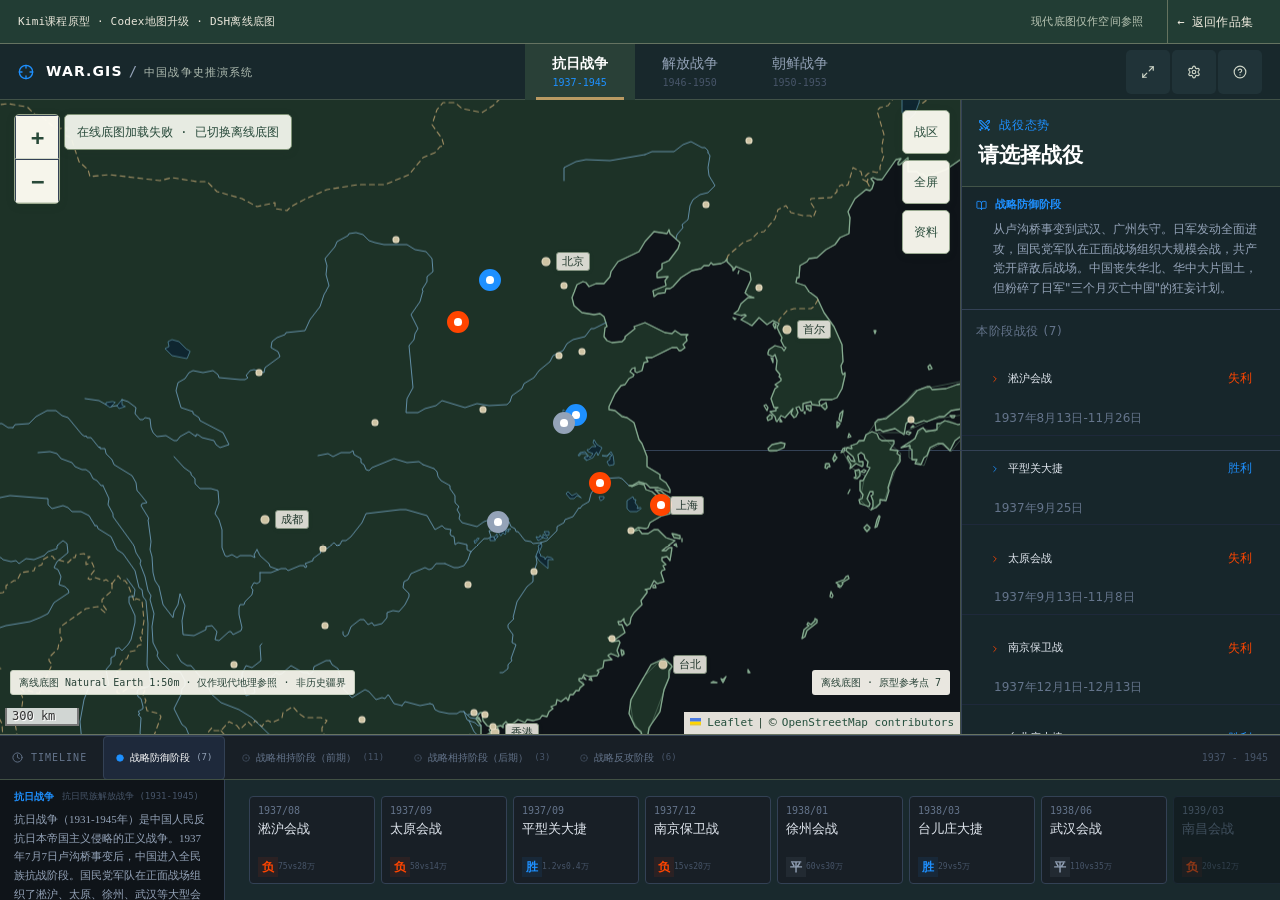
<file: demo-map/index.html>
<!doctype html><html lang="zh-CN"><head><meta charset="utf-8"><meta name="viewport" content="width=device-width,initial-scale=1,viewport-fit=cover"><meta name="referrer" content="strict-origin-when-cross-origin"><meta name="theme-color" content="#183d31"><meta name="mobile-web-app-capable" content="yes"><meta name="apple-mobile-web-app-capable" content="yes"><link rel="icon" href="../assets/favicon.svg" type="image/svg+xml"><link rel="apple-touch-icon" href="../icons/icon-180.png"><link rel="manifest" href="../manifest.webmanifest"><meta http-equiv="Content-Security-Policy" content="default-src 'self' data: blob:; script-src 'self'; style-src 'self' 'unsafe-inline'; img-src 'self' data: blob: https://tile.openstreetmap.org; connect-src 'none'; font-src 'self'; media-src 'self'; object-src 'none'; base-uri 'self'"><title>WarMap · 真实地图升级版</title><link rel="stylesheet" href="course.css"><link rel="stylesheet" href="upgrade.css"><link rel="stylesheet" href="offline.css"><script defer src="map-config.js"></script><script defer src="basemap/basemap-data.js"></script><script defer src="map-controller.js"></script><script defer src="course.bundle.js"></script><script defer src="upgrade-ui.js"></script><script defer src="../pwa.js"></script></head><body><div class="wm-ribbon"><span class="wm-ribbon-title">Kimi课程原型<span class="wm-ribbon-sep"> · Codex地图升级 · DSH离线底图</span></span><span class="wm-ribbon-note">现代底图仅作空间参照</span><a class="wm-back" href="../index.html#home">← 返回作品集</a></div><div id="root"></div></body></html>
</file>
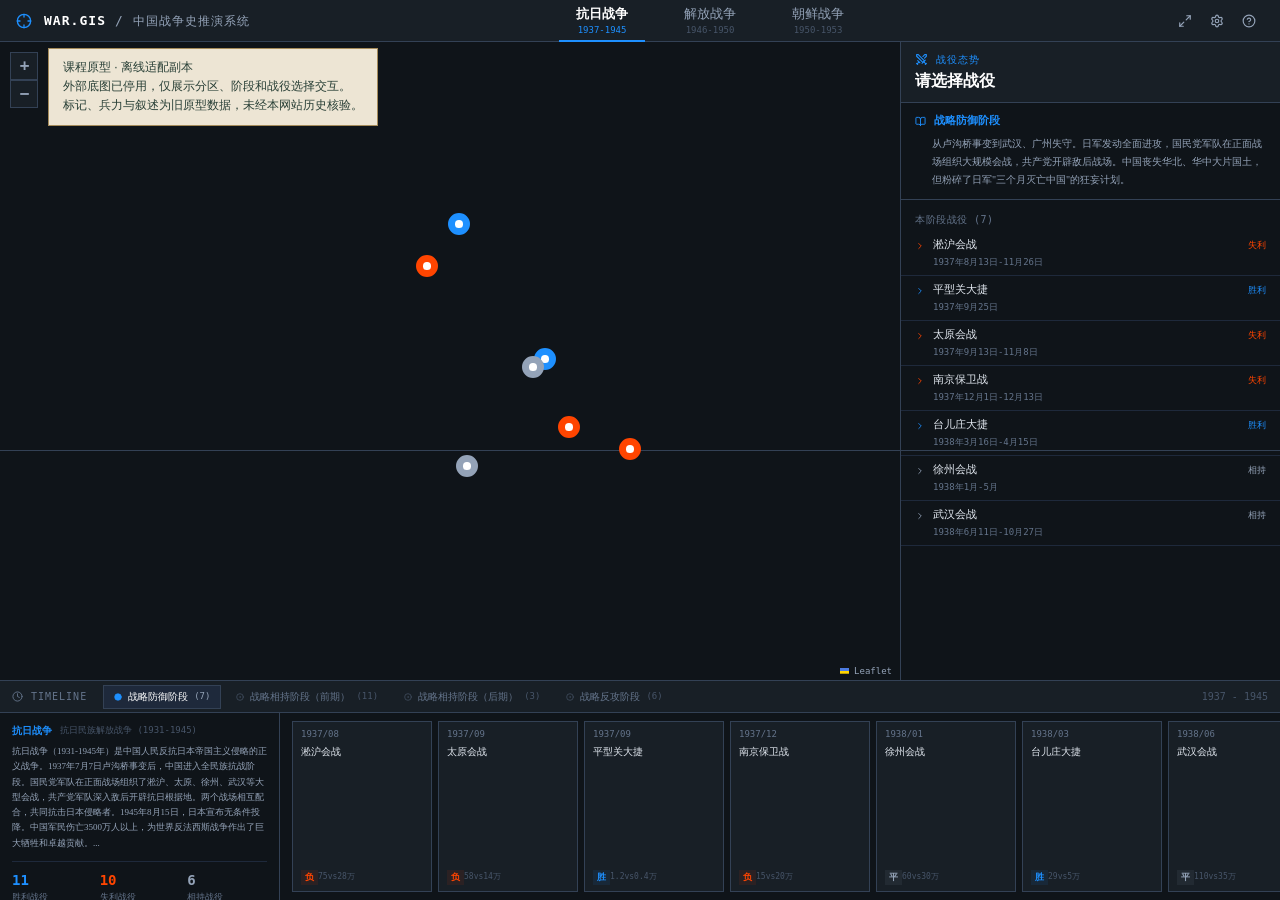
<file: demo/index.html>
<!doctype html><html lang="zh-CN"><head><meta charset="UTF-8"><meta name="viewport" content="width=device-width,initial-scale=1"><meta http-equiv="Content-Security-Policy" content="default-src 'self' file: data: blob:; script-src 'self' file:; style-src 'self' 'unsafe-inline' file:; img-src 'self' file: data: blob:; connect-src 'none'; object-src 'none'"><title>WarMap · 离线交互副本</title><link rel="stylesheet" href="course.css"><style>.offline-note{position:fixed;left:48px;top:48px;z-index:10000;background:#ede5d4;color:#283f36;border:1px solid #a58b5a;max-width:450px;padding:9px 14px;font:12px/1.6 sans-serif;pointer-events:none}</style><script defer src="course.js"></script></head><body><div id="root"></div><aside class="offline-note">课程原型 · 离线适配副本<br>外部底图已停用，仅展示分区、阶段和战役选择交互。<br>标记、兵力与叙述为旧原型数据，未经本网站历史核验。</aside></body></html>
</file>
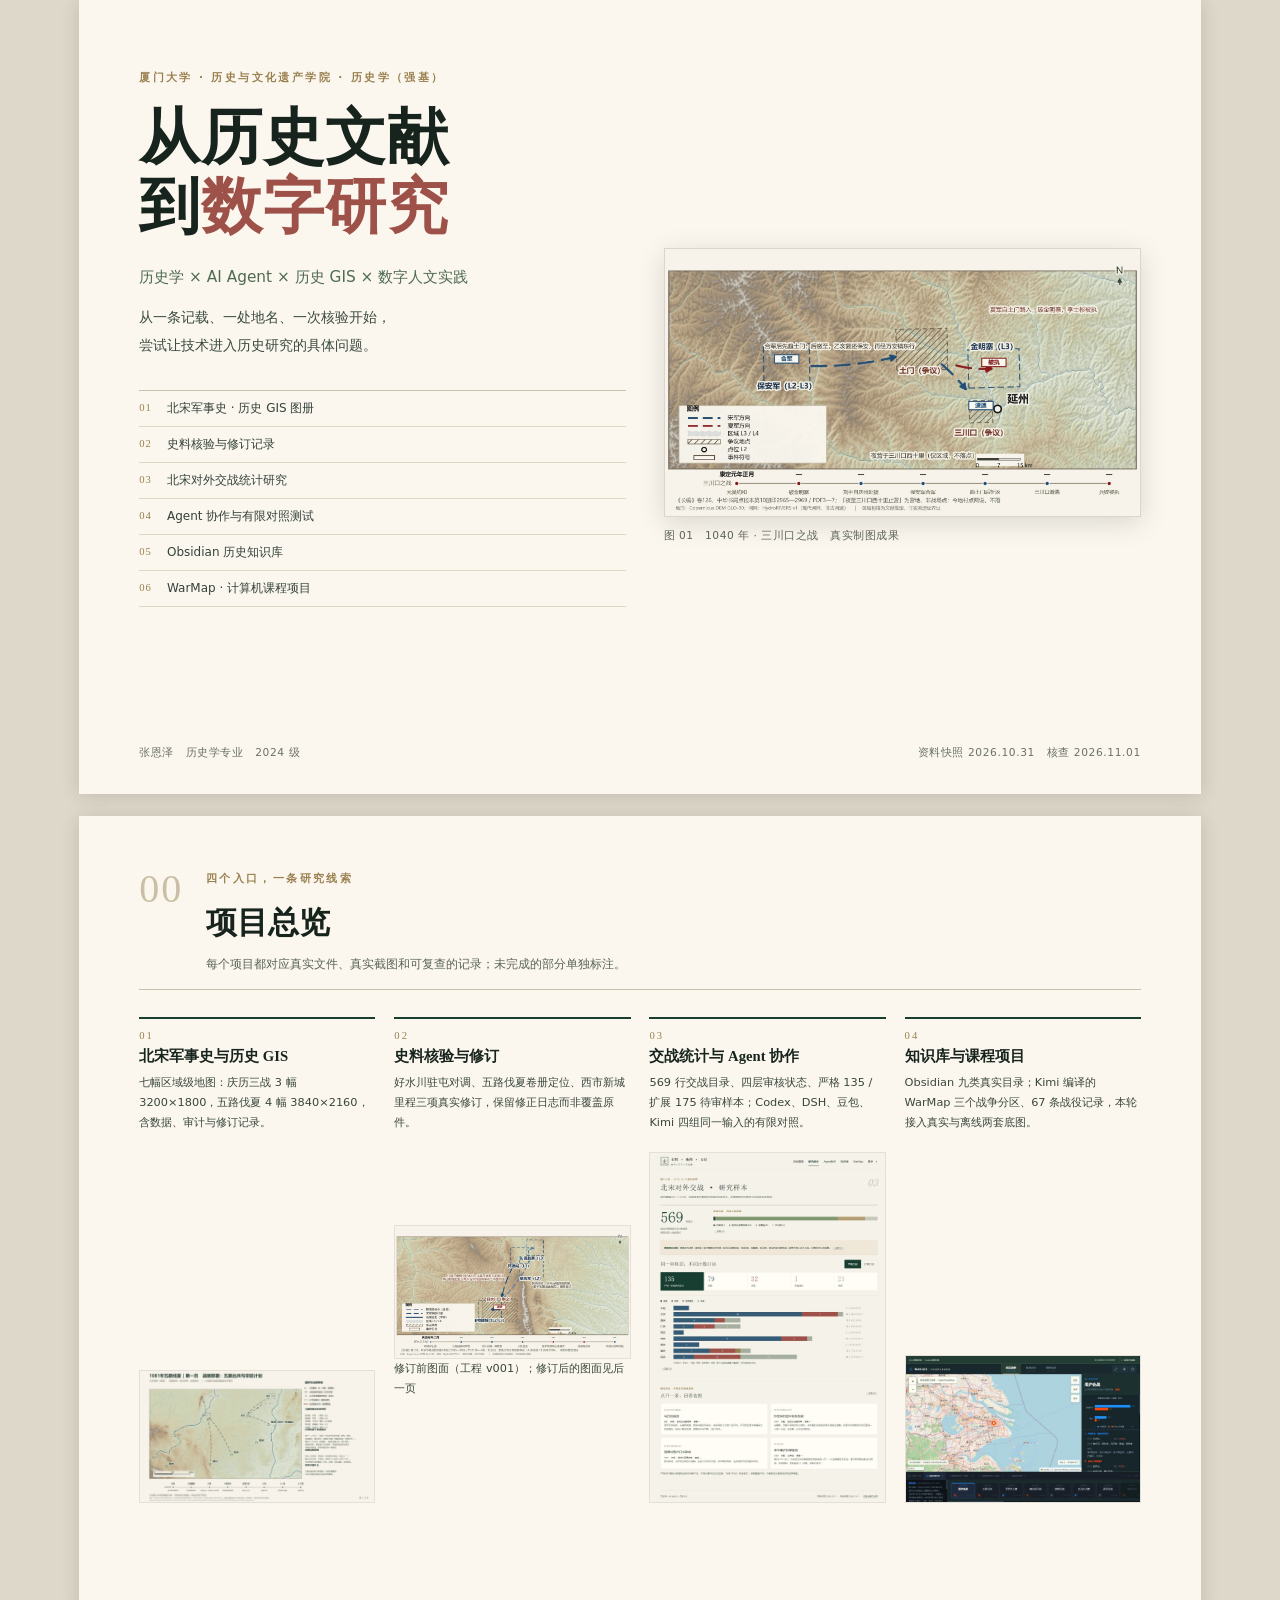
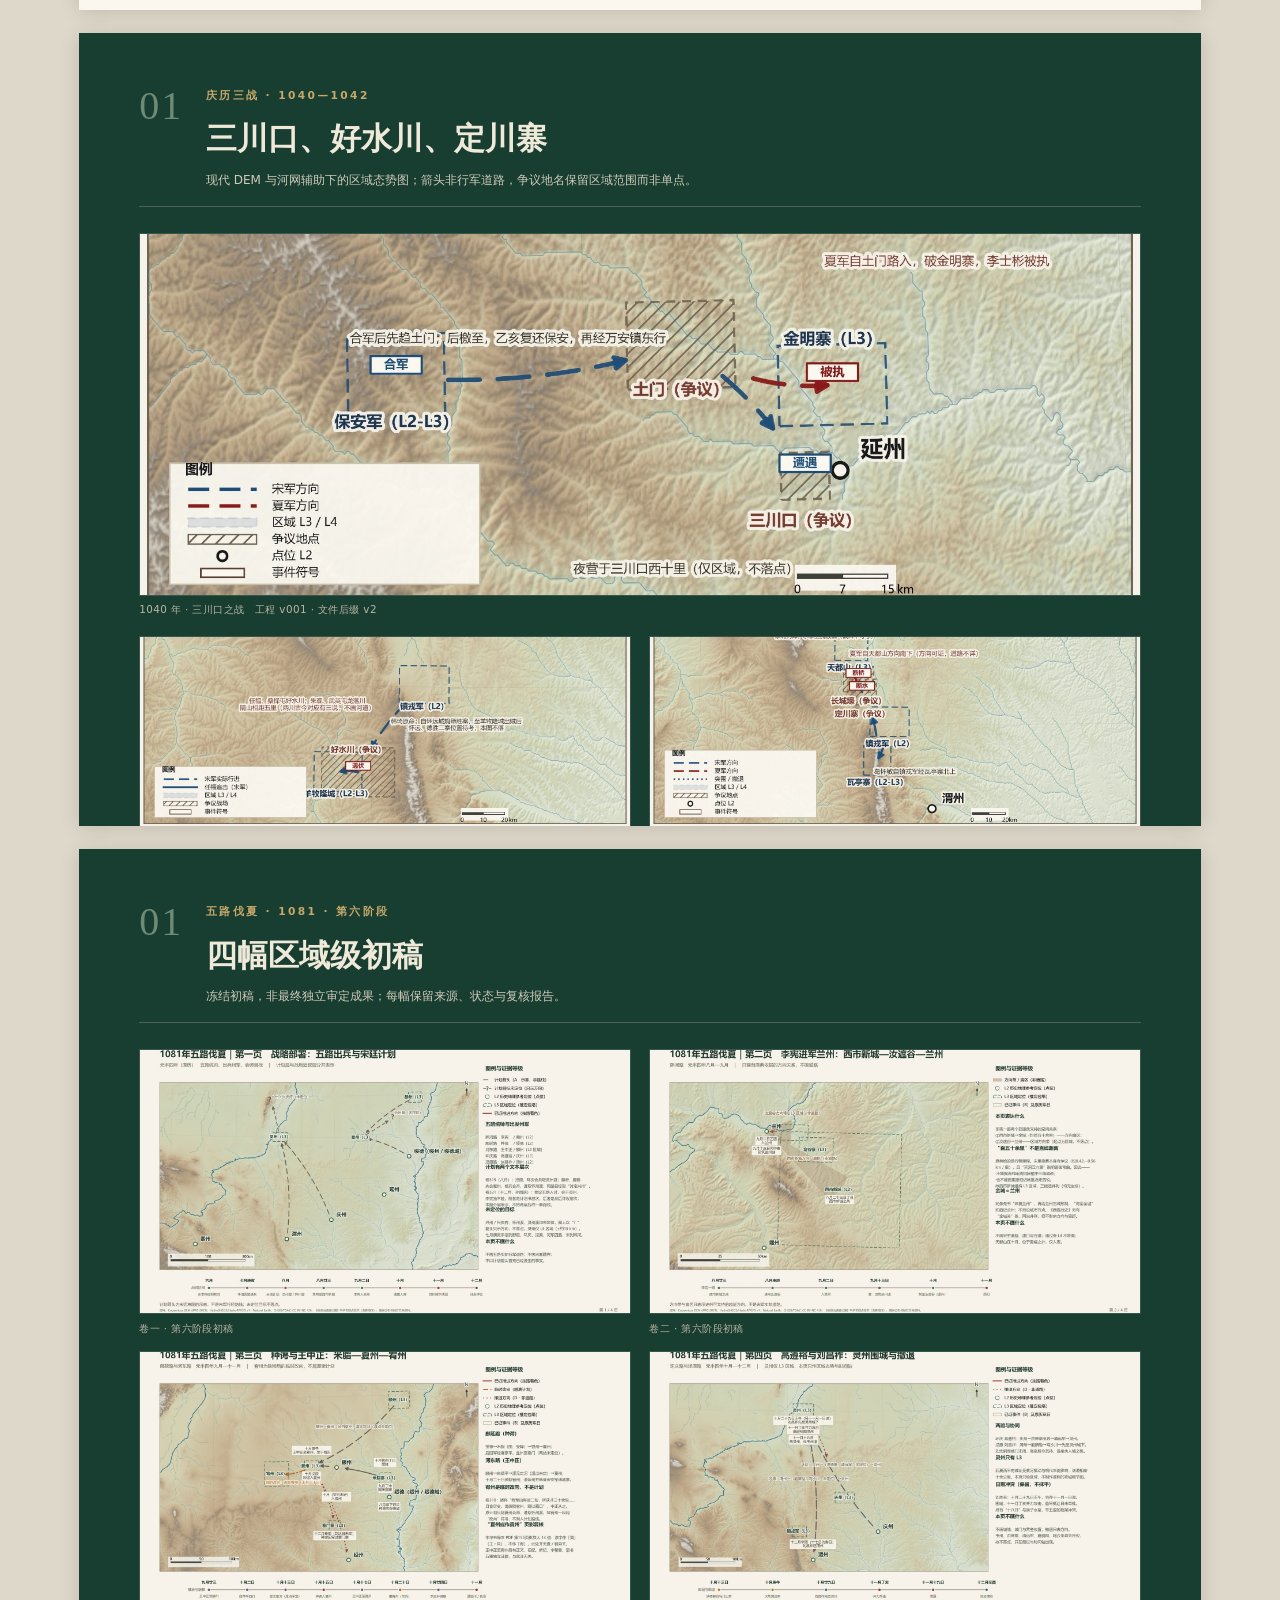
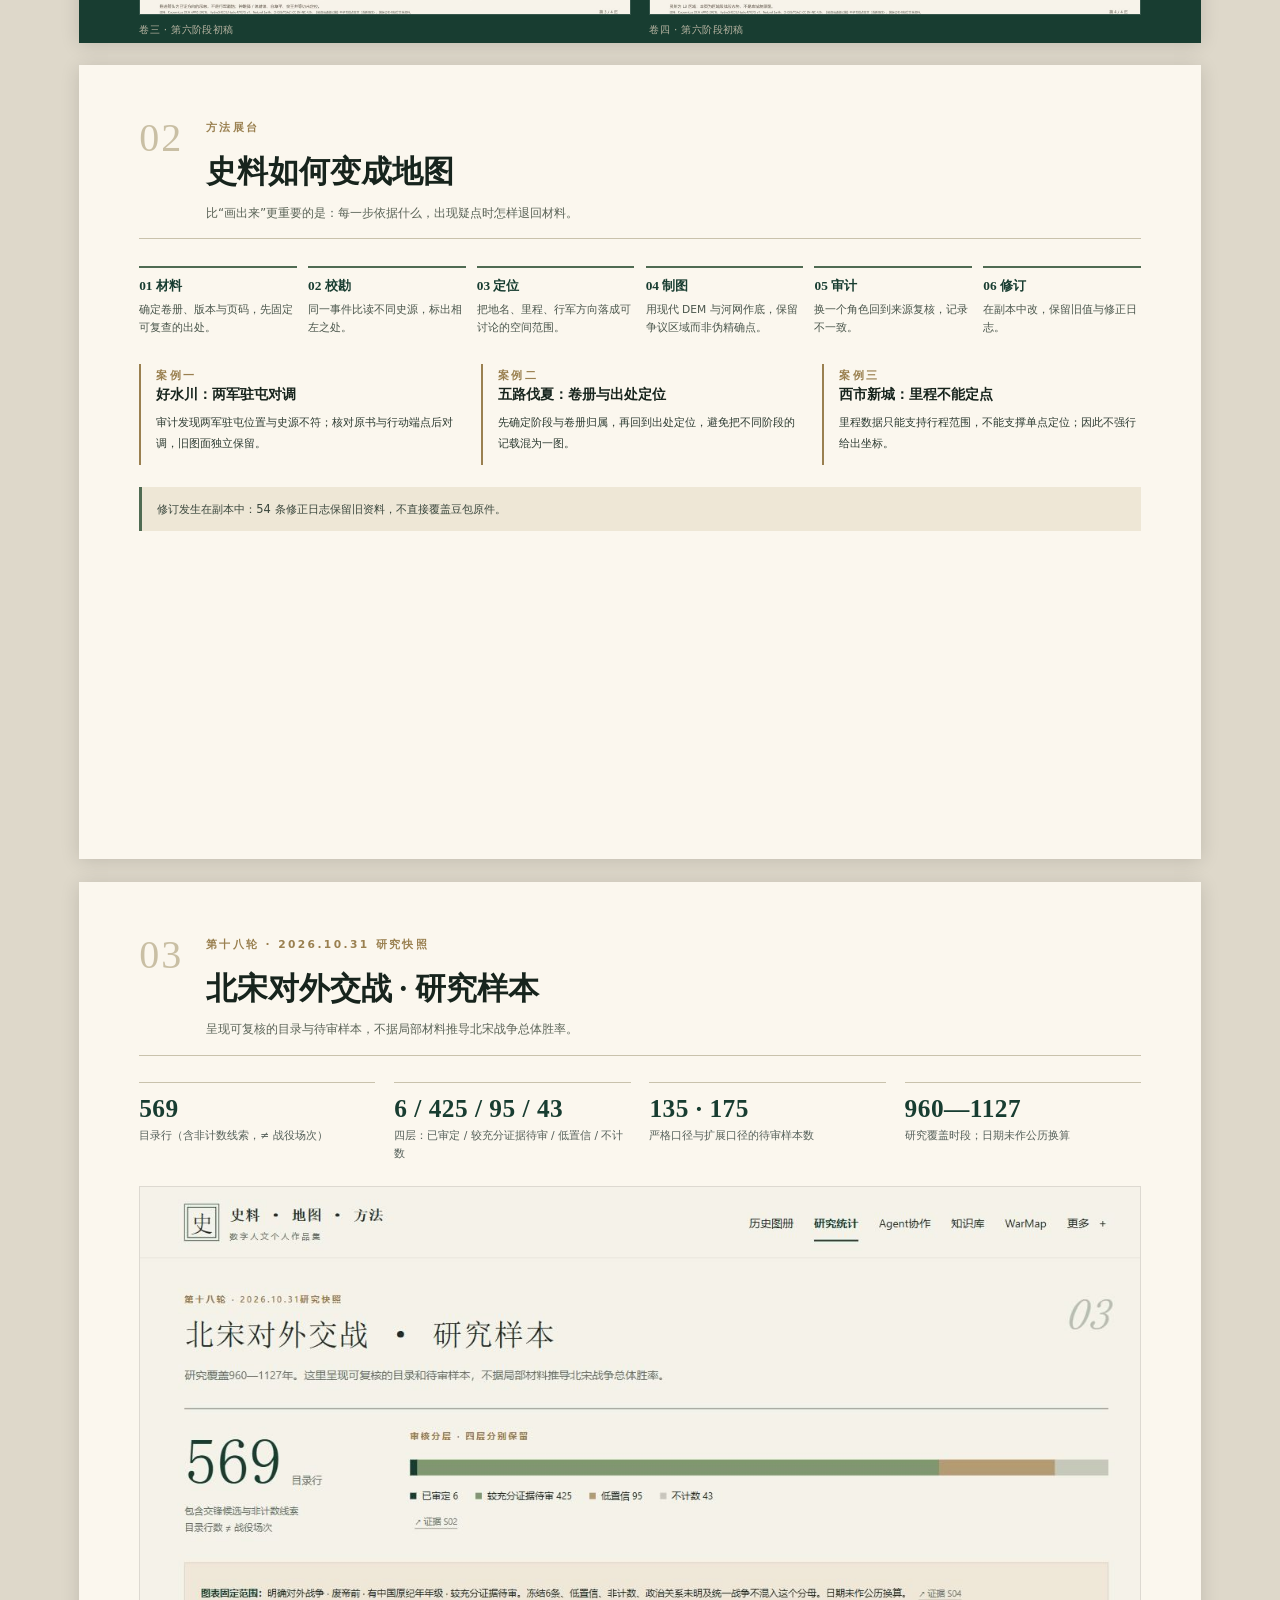
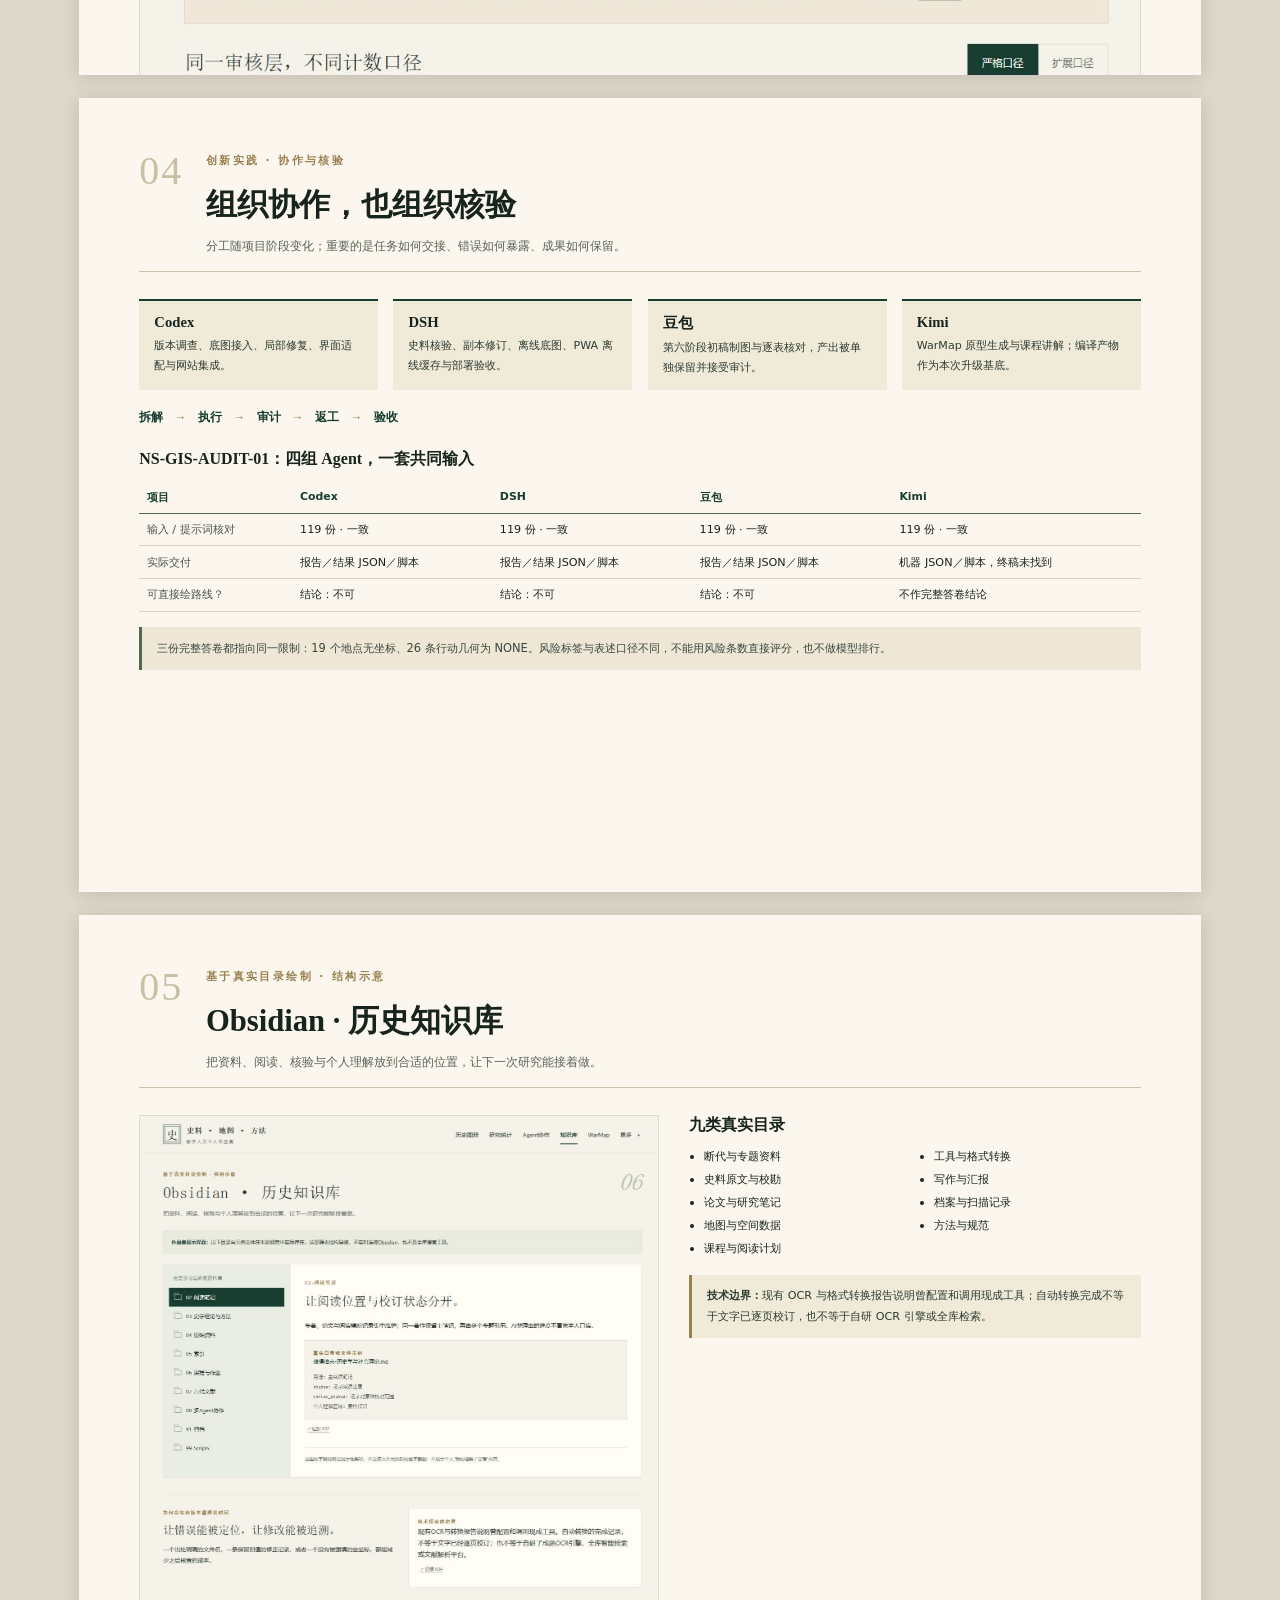
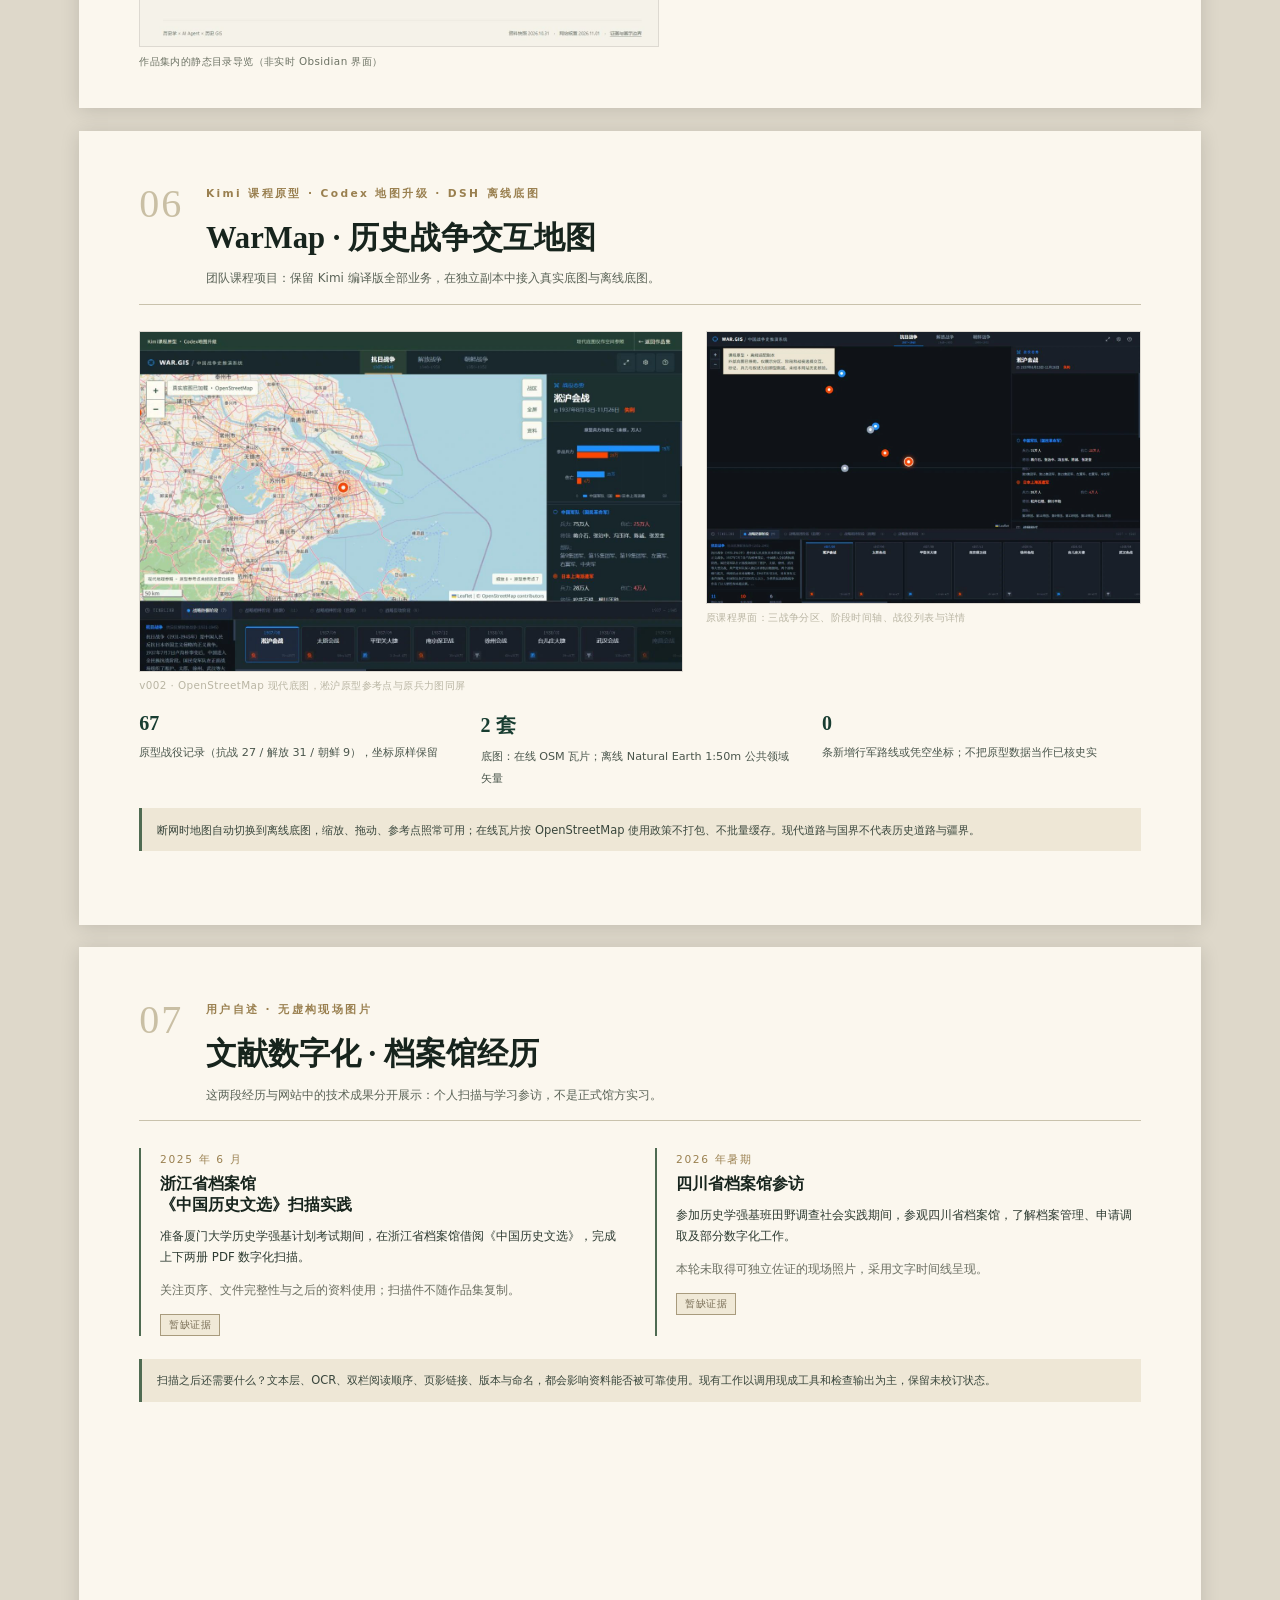
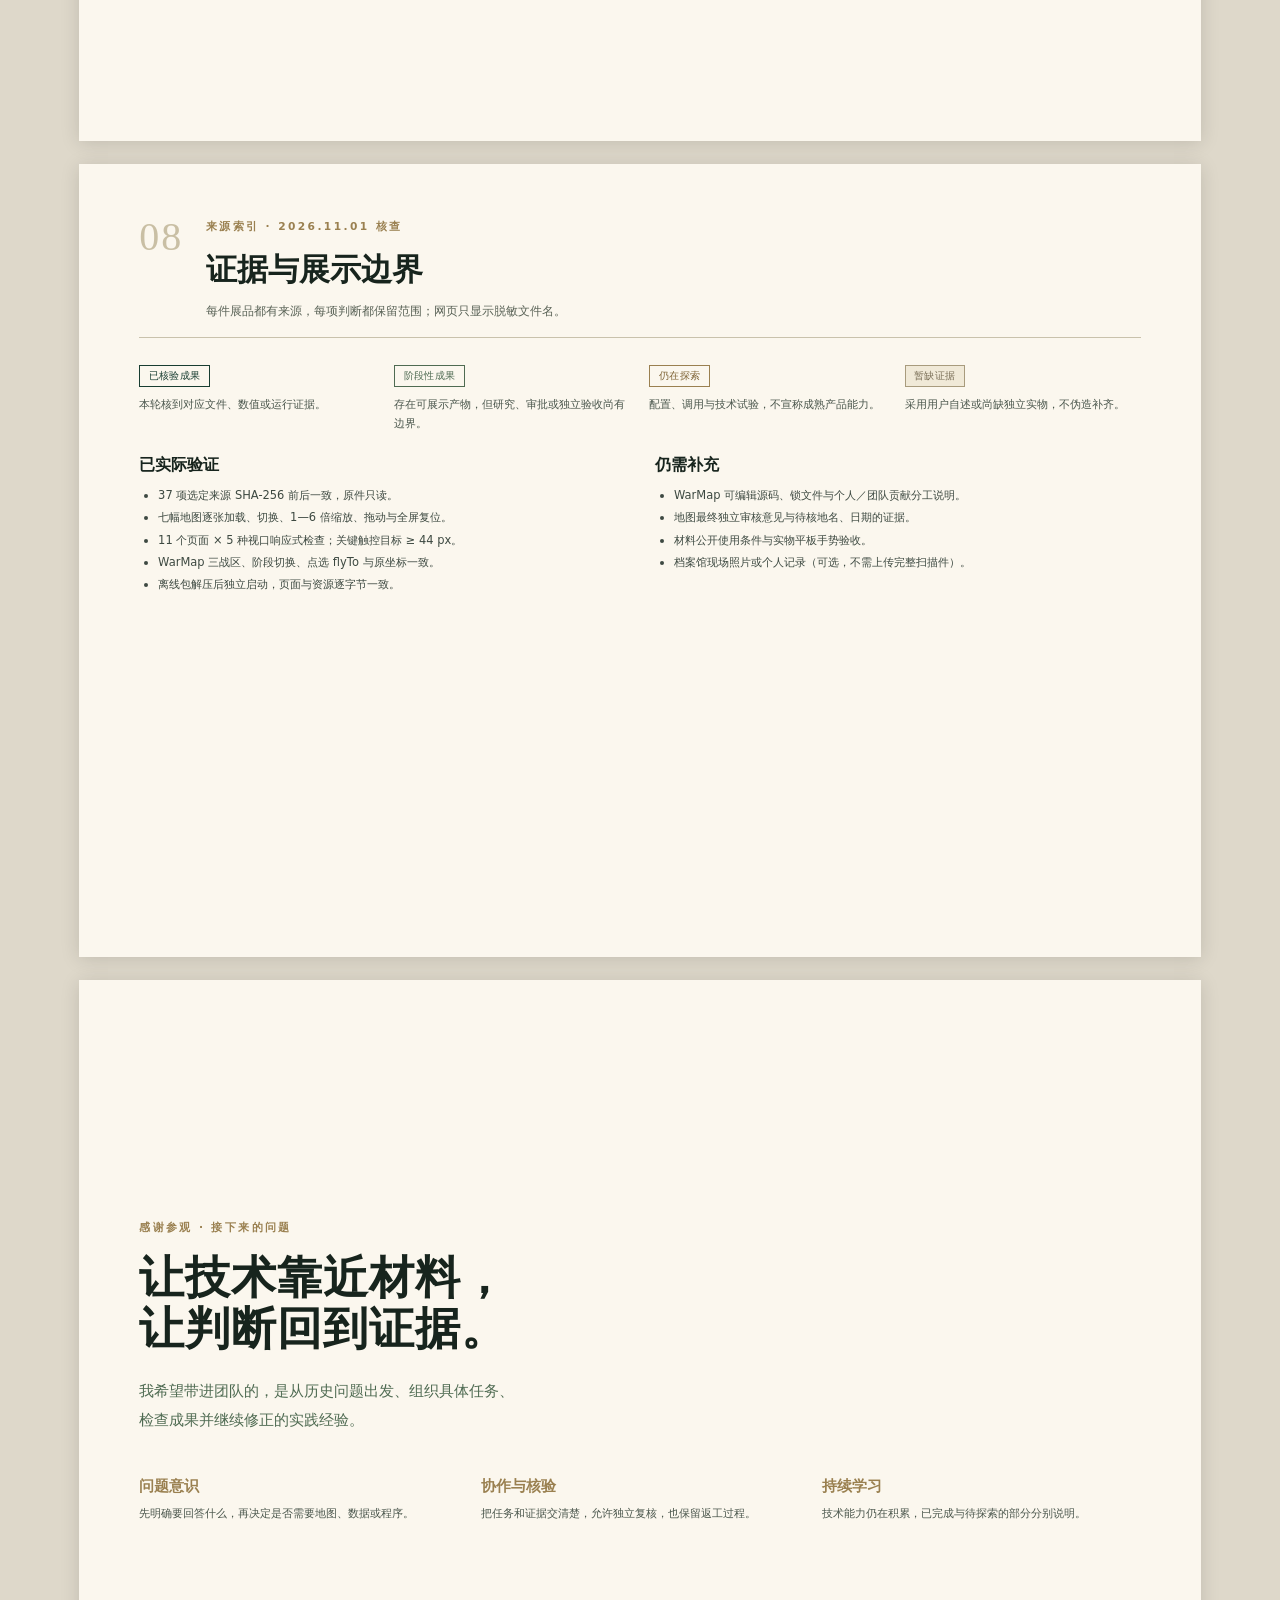
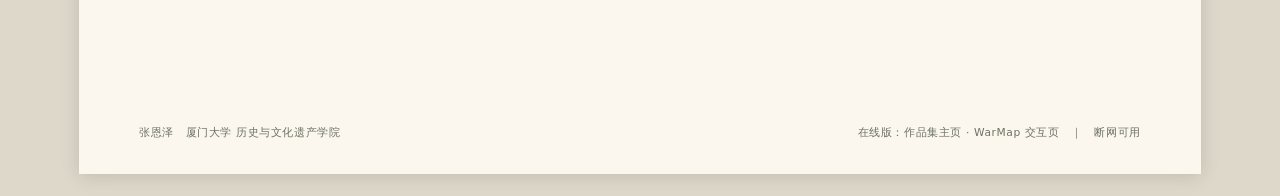
<file: print/index.html>
<!doctype html>
<html lang="zh-CN">
<head>
<meta charset="utf-8">
<meta name="viewport" content="width=device-width,initial-scale=1">
<title>从历史文献到数字研究 · 横屏作品集（PDF 版）</title>
<meta name="description" content="北宋军事史 GIS、史料核验、Agent 协作、Obsidian 知识库与 WarMap 课程项目的横屏打印版作品集。">
<link rel="stylesheet" href="print.css">
</head>
<body>

<!-- 1 封面 -->
<section class="page cover">
  <div class="cover-grid">
    <div class="cover-copy">
      <p class="eyebrow">厦门大学 · 历史与文化遗产学院 · 历史学（强基）</p>
      <h1>从历史文献<br>到<em>数字研究</em></h1>
      <p class="lead">历史学 × AI Agent × 历史 GIS × 数字人文实践</p>
      <p class="cover-body">从一条记载、一处地名、一次核验开始，<br>尝试让技术进入历史研究的具体问题。</p>
      <ul class="cover-index">
        <li><span>01</span>北宋军事史 · 历史 GIS 图册</li>
        <li><span>02</span>史料核验与修订记录</li>
        <li><span>03</span>北宋对外交战统计研究</li>
        <li><span>04</span>Agent 协作与有限对照测试</li>
        <li><span>05</span>Obsidian 历史知识库</li>
        <li><span>06</span>WarMap · 计算机课程项目</li>
      </ul>
    </div>
    <figure class="cover-figure">
      <img src="../assets/print/sck-print.jpg" alt="三川口之战区域军事态势图">
      <figcaption>图 01　1040 年 · 三川口之战　真实制图成果</figcaption>
    </figure>
  </div>
  <footer class="page-foot"><span>张恩泽　历史学专业　2024 级</span><span>资料快照 2026.10.31　核查 2026.11.01</span></footer>
</section>

<!-- 2 总览 -->
<section class="page">
  <header class="page-head"><span class="num">00</span><div><p class="eyebrow">四个入口，一条研究线索</p><h2>项目总览</h2><p class="sub">每个项目都对应真实文件、真实截图和可复查的记录；未完成的部分单独标注。</p></div></header>
  <div class="overview">
    <article><span class="tag">01</span><h3>北宋军事史与历史 GIS</h3><p>七幅区域级地图：庆历三战 3 幅 3200×1800，五路伐夏 4 幅 3840×2160，含数据、审计与修订记录。</p><img src="../assets/print/p1-thumb-print.jpg" alt="五路伐夏区域地图缩略图"></article>
    <article><span class="tag">02</span><h3>史料核验与修订</h3><p>好水川驻屯对调、五路伐夏卷册定位、西市新城里程三项真实修订，保留修正日志而非覆盖原件。</p><img src="../assets/print/hsc-before-print.jpg" alt="好水川修订前图面"><p class="cap">修订前图面（工程 v001）；修订后的图面见后一页</p></article>
    <article><span class="tag">03</span><h3>交战统计与 Agent 协作</h3><p>569 行交战目录、四层审核状态、严格 135 / 扩展 175 待审样本；Codex、DSH、豆包、Kimi 四组同一输入的有限对照。</p><img src="../assets/print/stats-print.jpg" alt="研究统计页实际运行截图"></article>
    <article><span class="tag">04</span><h3>知识库与课程项目</h3><p>Obsidian 九类真实目录；Kimi 编译的 WarMap 三个战争分区、67 条战役记录，本轮接入真实与离线两套底图。</p><img src="../assets/print/course-map-upgrade-print.jpg" alt="WarMap 升级版运行截图"></article>
  </div>
</section>

<!-- 3-4 地图 -->
<section class="page dark">
  <header class="page-head"><span class="num">01</span><div><p class="eyebrow">庆历三战 · 1040—1042</p><h2>三川口、好水川、定川寨</h2><p class="sub">现代 DEM 与河网辅助下的区域态势图；箭头非行军道路，争议地名保留区域范围而非单点。</p></div></header>
  <div class="map-hero">
    <figure><img src="../assets/print/sck-print.jpg" alt="三川口之战区域态势图"><figcaption>1040 年 · 三川口之战　工程 v001 · 文件后缀 v2</figcaption></figure>
  </div>
  <div class="map-pair">
    <figure><img src="../assets/print/hsc-print.jpg" alt="好水川之战区域态势图"><figcaption>1041 年 · 好水川之战　含驻屯位置对调修订</figcaption></figure>
    <figure><img src="../assets/print/dcz-print.jpg" alt="定川寨之战区域态势图"><figcaption>1042 年 · 定川寨之战</figcaption></figure>
  </div>
</section>

<section class="page dark">
  <header class="page-head"><span class="num">01</span><div><p class="eyebrow">五路伐夏 · 1081 · 第六阶段</p><h2>四幅区域级初稿</h2><p class="sub">冻结初稿，非最终独立审定成果；每幅保留来源、状态与复核报告。</p></div></header>
  <div class="map-quad">
    <figure><img src="../assets/print/p1-print.jpg" alt="五路伐夏区域地图一"><figcaption>卷一 · 第六阶段初稿</figcaption></figure>
    <figure><img src="../assets/print/p2-print.jpg" alt="五路伐夏区域地图二"><figcaption>卷二 · 第六阶段初稿</figcaption></figure>
    <figure><img src="../assets/print/p3-print.jpg" alt="五路伐夏区域地图三"><figcaption>卷三 · 第六阶段初稿</figcaption></figure>
    <figure><img src="../assets/print/p4-print.jpg" alt="五路伐夏区域地图四"><figcaption>卷四 · 第六阶段初稿</figcaption></figure>
  </div>
</section>

<!-- 5 方法 -->
<section class="page">
  <header class="page-head"><span class="num">02</span><div><p class="eyebrow">方法展台</p><h2>史料如何变成地图</h2><p class="sub">比“画出来”更重要的是：每一步依据什么，出现疑点时怎样退回材料。</p></div></header>
  <ol class="flow">
    <li><b>01 材料</b><span>确定卷册、版本与页码，先固定可复查的出处。</span></li>
    <li><b>02 校勘</b><span>同一事件比读不同史源，标出相左之处。</span></li>
    <li><b>03 定位</b><span>把地名、里程、行军方向落成可讨论的空间范围。</span></li>
    <li><b>04 制图</b><span>用现代 DEM 与河网作底，保留争议区域而非伪精确点。</span></li>
    <li><b>05 审计</b><span>换一个角色回到来源复核，记录不一致。</span></li>
    <li><b>06 修订</b><span>在副本中改，保留旧值与修正日志。</span></li>
  </ol>
  <div class="cases">
    <article><span class="eyebrow">案例一</span><h3>好水川：两军驻屯对调</h3><p>审计发现两军驻屯位置与史源不符；核对原书与行动端点后对调，旧图面独立保留。</p></article>
    <article><span class="eyebrow">案例二</span><h3>五路伐夏：卷册与出处定位</h3><p>先确定阶段与卷册归属，再回到出处定位，避免把不同阶段的记载混为一图。</p></article>
    <article><span class="eyebrow">案例三</span><h3>西市新城：里程不能定点</h3><p>里程数据只能支持行程范围，不能支撑单点定位；因此不强行给出坐标。</p></article>
  </div>
  <div class="note">修订发生在副本中：54 条修正日志保留旧资料，不直接覆盖豆包原件。</div>
</section>

<!-- 6 统计 -->
<section class="page">
  <header class="page-head"><span class="num">03</span><div><p class="eyebrow">第十八轮 · 2026.10.31 研究快照</p><h2>北宋对外交战 · 研究样本</h2><p class="sub">呈现可复核的目录与待审样本，不据局部材料推导北宋战争总体胜率。</p></div></header>
  <div class="stat-grid">
    <div class="stat"><b>569</b><span>目录行（含非计数线索，≠ 战役场次）</span></div>
    <div class="stat"><b>6 / 425 / 95 / 43</b><span>四层：已审定 / 较充分证据待审 / 低置信 / 不计数</span></div>
    <div class="stat"><b>135 · 175</b><span>严格口径与扩展口径的待审样本数</span></div>
    <div class="stat"><b>960—1127</b><span>研究覆盖时段；日期未作公历换算</span></div>
  </div>
  <figure class="shot"><img src="../assets/print/stats-print.jpg" alt="研究统计页实际运行截图：九帝分列与口径切换"><figcaption>实际运行截图 · 九帝分列与口径切换；每个口径按自身最大值缩放，仅作当前样本对比</figcaption></figure>
  <div class="note warm">冻结 6 条、低置信、非计数、政治关系未明及统一战争不混入分母。这里的数字是研究样本，不是正式批准清单。</div>
</section>

<!-- 7 Agent -->
<section class="page">
  <header class="page-head"><span class="num">04</span><div><p class="eyebrow">创新实践 · 协作与核验</p><h2>组织协作，也组织核验</h2><p class="sub">分工随项目阶段变化；重要的是任务如何交接、错误如何暴露、成果如何保留。</p></div></header>
  <div class="agents">
    <article><h3>Codex</h3><p>版本调查、底图接入、局部修复、界面适配与网站集成。</p></article>
    <article><h3>DSH</h3><p>史料核验、副本修订、离线底图、PWA 离线缓存与部署验收。</p></article>
    <article><h3>豆包</h3><p>第六阶段初稿制图与逐表核对，产出被单独保留并接受审计。</p></article>
    <article><h3>Kimi</h3><p>WarMap 原型生成与课程讲解；编译产物作为本次升级基底。</p></article>
  </div>
  <div class="loop"><b>拆解</b><i>→</i><b>执行</b><i>→</i><b>审计</b><i>→</i><b>返工</b><i>→</i><b>验收</b></div>
  <h3 class="subhead">NS-GIS-AUDIT-01：四组 Agent，一套共同输入</h3>
  <table class="audit">
    <thead><tr><th>项目</th><th>Codex</th><th>DSH</th><th>豆包</th><th>Kimi</th></tr></thead>
    <tbody>
      <tr><td>输入 / 提示词核对</td><td>119 份 · 一致</td><td>119 份 · 一致</td><td>119 份 · 一致</td><td>119 份 · 一致</td></tr>
      <tr><td>实际交付</td><td>报告／结果 JSON／脚本</td><td>报告／结果 JSON／脚本</td><td>报告／结果 JSON／脚本</td><td>机器 JSON／脚本，终稿未找到</td></tr>
      <tr><td>可直接绘路线？</td><td>结论：不可</td><td>结论：不可</td><td>结论：不可</td><td>不作完整答卷结论</td></tr>
    </tbody>
  </table>
  <div class="note">三份完整答卷都指向同一限制：19 个地点无坐标、26 条行动几何为 NONE。风险标签与表述口径不同，不能用风险条数直接评分，也不做模型排行。</div>
</section>

<!-- 8 知识库 -->
<section class="page">
  <header class="page-head"><span class="num">05</span><div><p class="eyebrow">基于真实目录绘制 · 结构示意</p><h2>Obsidian · 历史知识库</h2><p class="sub">把资料、阅读、核验与个人理解放到合适的位置，让下一次研究能接着做。</p></div></header>
  <div class="vault-grid">
    <figure class="shot tall"><img src="../assets/print/vault-print.jpg" alt="知识库页面实际运行截图"><figcaption>作品集内的静态目录导览（非实时 Obsidian 界面）</figcaption></figure>
    <div class="vault-list">
      <h3>九类真实目录</h3>
      <ul>
        <li>断代与专题资料</li><li>史料原文与校勘</li><li>论文与研究笔记</li>
        <li>地图与空间数据</li><li>课程与阅读计划</li><li>工具与格式转换</li>
        <li>写作与汇报</li><li>档案与扫描记录</li><li>方法与规范</li>
      </ul>
      <p class="boundary"><b>技术边界：</b>现有 OCR 与格式转换报告说明曾配置和调用现成工具；自动转换完成不等于文字已逐页校订，也不等于自研 OCR 引擎或全库检索。</p>
    </div>
  </div>
</section>

<!-- 9 课程项目 -->
<section class="page">
  <header class="page-head"><span class="num">06</span><div><p class="eyebrow">Kimi 课程原型 · Codex 地图升级 · DSH 离线底图</p><h2>WarMap · 历史战争交互地图</h2><p class="sub">团队课程项目：保留 Kimi 编译版全部业务，在独立副本中接入真实底图与离线底图。</p></div></header>
  <div class="course-grid">
    <figure><img src="../assets/print/course-map-upgrade-print.jpg" alt="WarMap 在线底图运行截图"><figcaption>v002 · OpenStreetMap 现代底图，淞沪原型参考点与原兵力图同屏</figcaption></figure>
    <figure><img src="../assets/print/course-interface-print.jpg" alt="WarMap 课程界面截图"><figcaption>原课程界面：三战争分区、阶段时间轴、战役列表与详情</figcaption></figure>
  </div>
  <div class="three">
    <div><b>67</b><span>原型战役记录（抗战 27 / 解放 31 / 朝鲜 9），坐标原样保留</span></div>
    <div><b>2 套</b><span>底图：在线 OSM 瓦片；离线 Natural Earth 1:50m 公共领域矢量</span></div>
    <div><b>0</b><span>条新增行军路线或凭空坐标；不把原型数据当作已核史实</span></div>
  </div>
  <div class="note">断网时地图自动切换到离线底图，缩放、拖动、参考点照常可用；在线瓦片按 OpenStreetMap 使用政策不打包、不批量缓存。现代道路与国界不代表历史道路与疆界。</div>
</section>

<!-- 10 经历 -->
<section class="page">
  <header class="page-head"><span class="num">07</span><div><p class="eyebrow">用户自述 · 无虚构现场图片</p><h2>文献数字化 · 档案馆经历</h2><p class="sub">这两段经历与网站中的技术成果分开展示：个人扫描与学习参访，不是正式馆方实习。</p></div></header>
  <div class="timeline">
    <article>
      <time>2025 年 6 月</time>
      <h3>浙江省档案馆<br>《中国历史文选》扫描实践</h3>
      <p>准备厦门大学历史学强基计划考试期间，在浙江省档案馆借阅《中国历史文选》，完成上下两册 PDF 数字化扫描。</p>
      <p class="muted">关注页序、文件完整性与之后的资料使用；扫描件不随作品集复制。</p>
      <span class="badge pending">暂缺证据</span>
    </article>
    <article>
      <time>2026 年暑期</time>
      <h3>四川省档案馆参访</h3>
      <p>参加历史学强基班田野调查社会实践期间，参观四川省档案馆，了解档案管理、申请调取及部分数字化工作。</p>
      <p class="muted">本轮未取得可独立佐证的现场照片，采用文字时间线呈现。</p>
      <span class="badge pending">暂缺证据</span>
    </article>
  </div>
  <div class="note">扫描之后还需要什么？文本层、OCR、双栏阅读顺序、页影链接、版本与命名，都会影响资料能否被可靠使用。现有工作以调用现成工具和检查输出为主，保留未校订状态。</div>
</section>

<!-- 11 证据与边界 -->
<section class="page">
  <header class="page-head"><span class="num">08</span><div><p class="eyebrow">来源索引 · 2026.11.01 核查</p><h2>证据与展示边界</h2><p class="sub">每件展品都有来源，每项判断都保留范围；网页只显示脱敏文件名。</p></div></header>
  <div class="legend">
    <div><span class="badge">已核验成果</span><p>本轮核到对应文件、数值或运行证据。</p></div>
    <div><span class="badge stage">阶段性成果</span><p>存在可展示产物，但研究、审批或独立验收尚有边界。</p></div>
    <div><span class="badge explore">仍在探索</span><p>配置、调用与技术试验，不宣称成熟产品能力。</p></div>
    <div><span class="badge pending">暂缺证据</span><p>采用用户自述或尚缺独立实物，不伪造补齐。</p></div>
  </div>
  <div class="two-col">
    <div>
      <h3>已实际验证</h3>
      <ul class="checks">
        <li>37 项选定来源 SHA-256 前后一致，原件只读。</li>
        <li>七幅地图逐张加载、切换、1—6 倍缩放、拖动与全屏复位。</li>
        <li>11 个页面 × 5 种视口响应式检查；关键触控目标 ≥ 44 px。</li>
        <li>WarMap 三战区、阶段切换、点选 flyTo 与原坐标一致。</li>
        <li>离线包解压后独立启动，页面与资源逐字节一致。</li>
      </ul>
    </div>
    <div>
      <h3>仍需补充</h3>
      <ul class="checks">
        <li>WarMap 可编辑源码、锁文件与个人／团队贡献分工说明。</li>
        <li>地图最终独立审核意见与待核地名、日期的证据。</li>
        <li>材料公开使用条件与实物平板手势验收。</li>
        <li>档案馆现场照片或个人记录（可选，不需上传完整扫描件）。</li>
      </ul>
    </div>
  </div>
</section>

<!-- 12 结尾 -->
<section class="page end">
  <p class="eyebrow">感谢参观 · 接下来的问题</p>
  <h1>让技术靠近材料，<br>让判断回到证据。</h1>
  <p class="lead">我希望带进团队的，是从历史问题出发、组织具体任务、<br>检查成果并继续修正的实践经验。</p>
  <div class="three">
    <div><b>问题意识</b><span>先明确要回答什么，再决定是否需要地图、数据或程序。</span></div>
    <div><b>协作与核验</b><span>把任务和证据交清楚，允许独立复核，也保留返工过程。</span></div>
    <div><b>持续学习</b><span>技术能力仍在积累，已完成与待探索的部分分别说明。</span></div>
  </div>
  <footer class="page-foot"><span>张恩泽　厦门大学 历史与文化遗产学院</span><span>在线版：作品集主页 · WarMap 交互页　｜　断网可用</span></footer>
</section>

</body>
</html>
</file>
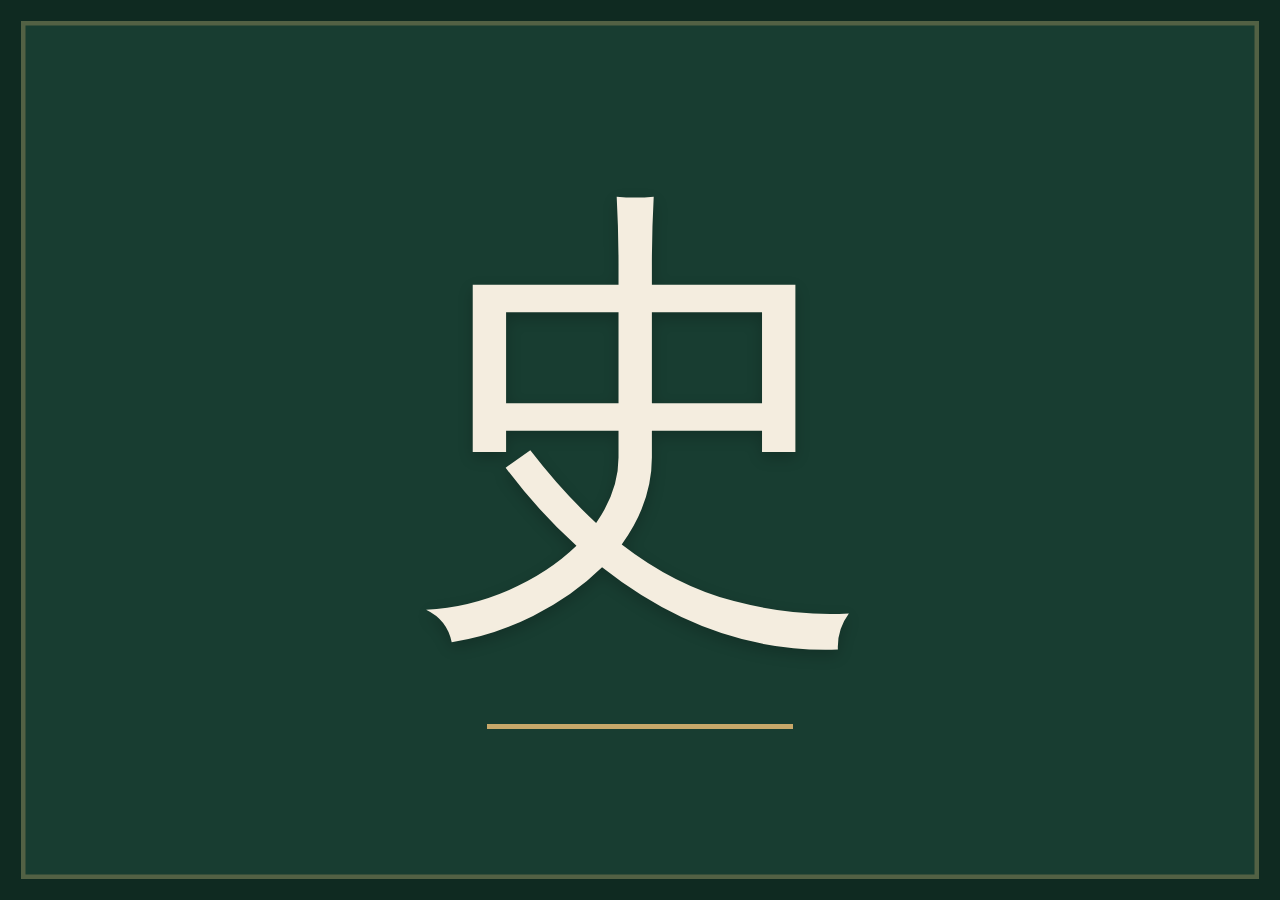
<file: icons/make.html>
<!doctype html>
<html lang="zh-CN">
<head>
<meta charset="utf-8">
<title>App icon source</title>
<style>
  html,body{margin:0;padding:0;width:100%;height:100%;overflow:hidden;}
  body{
    background:#183d31;
    display:grid;place-items:center;
    font-family:"Songti SC","STSong","SimSun",serif;
  }
  .frame{
    position:absolute;inset:0;
    border:calc(2.4vmin) solid #0f2a21;
    box-shadow:inset 0 0 0 calc(0.5vmin) #c7a86a55;
    box-sizing:border-box;
  }
  .mark{
    color:#f4eddf;
    font-size:52vmin;
    line-height:1;
    letter-spacing:0;
    text-align:center;
    transform:translateY(-3vmin);
    text-shadow:0 0.6vmin 1.6vmin #00000033;
  }
  .rule{
    position:absolute;
    left:50%;bottom:19vmin;transform:translateX(-50%);
    width:34vmin;height:0.55vmin;background:#c7a86a;
  }
  .maskable .frame{border:0;box-shadow:none;}
  .maskable .mark{font-size:40vmin;transform:none;}
  .maskable .rule{bottom:30vmin;width:26vmin;}
</style>
</head>
<body>
<div class="frame"></div>
<div class="mark">史</div>
<div class="rule"></div>
<script>
  if (location.search.indexOf('maskable') >= 0) document.body.classList.add('maskable');
</script>
</body>
</html>
</file>
<file: demo-map/course.css>
*,:before,:after{--tw-border-spacing-x: 0;--tw-border-spacing-y: 0;--tw-translate-x: 0;--tw-translate-y: 0;--tw-rotate: 0;--tw-skew-x: 0;--tw-skew-y: 0;--tw-scale-x: 1;--tw-scale-y: 1;--tw-pan-x: ;--tw-pan-y: ;--tw-pinch-zoom: ;--tw-scroll-snap-strictness: proximity;--tw-gradient-from-position: ;--tw-gradient-via-position: ;--tw-gradient-to-position: ;--tw-ordinal: ;--tw-slashed-zero: ;--tw-numeric-figure: ;--tw-numeric-spacing: ;--tw-numeric-fraction: ;--tw-ring-inset: ;--tw-ring-offset-width: 0px;--tw-ring-offset-color: #fff;--tw-ring-color: rgb(59 130 246 / .5);--tw-ring-offset-shadow: 0 0 #0000;--tw-ring-shadow: 0 0 #0000;--tw-shadow: 0 0 #0000;--tw-shadow-colored: 0 0 #0000;--tw-blur: ;--tw-brightness: ;--tw-contrast: ;--tw-grayscale: ;--tw-hue-rotate: ;--tw-invert: ;--tw-saturate: ;--tw-sepia: ;--tw-drop-shadow: ;--tw-backdrop-blur: ;--tw-backdrop-brightness: ;--tw-backdrop-contrast: ;--tw-backdrop-grayscale: ;--tw-backdrop-hue-rotate: ;--tw-backdrop-invert: ;--tw-backdrop-opacity: ;--tw-backdrop-saturate: ;--tw-backdrop-sepia: ;--tw-contain-size: ;--tw-contain-layout: ;--tw-contain-paint: ;--tw-contain-style: }::backdrop{--tw-border-spacing-x: 0;--tw-border-spacing-y: 0;--tw-translate-x: 0;--tw-translate-y: 0;--tw-rotate: 0;--tw-skew-x: 0;--tw-skew-y: 0;--tw-scale-x: 1;--tw-scale-y: 1;--tw-pan-x: ;--tw-pan-y: ;--tw-pinch-zoom: ;--tw-scroll-snap-strictness: proximity;--tw-gradient-from-position: ;--tw-gradient-via-position: ;--tw-gradient-to-position: ;--tw-ordinal: ;--tw-slashed-zero: ;--tw-numeric-figure: ;--tw-numeric-spacing: ;--tw-numeric-fraction: ;--tw-ring-inset: ;--tw-ring-offset-width: 0px;--tw-ring-offset-color: #fff;--tw-ring-color: rgb(59 130 246 / .5);--tw-ring-offset-shadow: 0 0 #0000;--tw-ring-shadow: 0 0 #0000;--tw-shadow: 0 0 #0000;--tw-shadow-colored: 0 0 #0000;--tw-blur: ;--tw-brightness: ;--tw-contrast: ;--tw-grayscale: ;--tw-hue-rotate: ;--tw-invert: ;--tw-saturate: ;--tw-sepia: ;--tw-drop-shadow: ;--tw-backdrop-blur: ;--tw-backdrop-brightness: ;--tw-backdrop-contrast: ;--tw-backdrop-grayscale: ;--tw-backdrop-hue-rotate: ;--tw-backdrop-invert: ;--tw-backdrop-opacity: ;--tw-backdrop-saturate: ;--tw-backdrop-sepia: ;--tw-contain-size: ;--tw-contain-layout: ;--tw-contain-paint: ;--tw-contain-style: }*,:before,:after{box-sizing:border-box;border-width:0;border-style:solid;border-color:#e5e7eb}:before,:after{--tw-content: ""}html,:host{line-height:1.5;-webkit-text-size-adjust:100%;-moz-tab-size:4;-o-tab-size:4;tab-size:4;font-family:ui-sans-serif,system-ui,sans-serif,"Apple Color Emoji","Segoe UI Emoji",Segoe UI Symbol,"Noto Color Emoji";font-feature-settings:normal;font-variation-settings:normal;-webkit-tap-highlight-color:transparent}body{margin:0;line-height:inherit}hr{height:0;color:inherit;border-top-width:1px}abbr:where([title]){-webkit-text-decoration:underline dotted;text-decoration:underline dotted}h1,h2,h3,h4,h5,h6{font-size:inherit;font-weight:inherit}a{color:inherit;text-decoration:inherit}b,strong{font-weight:bolder}code,kbd,samp,pre{font-family:ui-monospace,SFMono-Regular,Menlo,Monaco,Consolas,Liberation Mono,Courier New,monospace;font-feature-settings:normal;font-variation-settings:normal;font-size:1em}small{font-size:80%}sub,sup{font-size:75%;line-height:0;position:relative;vertical-align:baseline}sub{bottom:-.25em}sup{top:-.5em}table{text-indent:0;border-color:inherit;border-collapse:collapse}button,input,optgroup,select,textarea{font-family:inherit;font-feature-settings:inherit;font-variation-settings:inherit;font-size:100%;font-weight:inherit;line-height:inherit;letter-spacing:inherit;color:inherit;margin:0;padding:0}button,select{text-transform:none}button,input:where([type=button]),input:where([type=reset]),input:where([type=submit]){-webkit-appearance:button;background-color:transparent;background-image:none}:-moz-focusring{outline:auto}:-moz-ui-invalid{box-shadow:none}progress{vertical-align:baseline}::-webkit-inner-spin-button,::-webkit-outer-spin-button{height:auto}[type=search]{-webkit-appearance:textfield;outline-offset:-2px}::-webkit-search-decoration{-webkit-appearance:none}::-webkit-file-upload-button{-webkit-appearance:button;font:inherit}summary{display:list-item}blockquote,dl,dd,h1,h2,h3,h4,h5,h6,hr,figure,p,pre{margin:0}fieldset{margin:0;padding:0}legend{padding:0}ol,ul,menu{list-style:none;margin:0;padding:0}dialog{padding:0}textarea{resize:vertical}input::-moz-placeholder,textarea::-moz-placeholder{opacity:1;color:#9ca3af}input::placeholder,textarea::placeholder{opacity:1;color:#9ca3af}button,[role=button]{cursor:pointer}:disabled{cursor:default}img,svg,video,canvas,audio,iframe,embed,object{display:block;vertical-align:middle}img,video{max-width:100%;height:auto}[hidden]:where(:not([hidden=until-found])){display:none}:root{--background: 210 20% 6%;--foreground: 0 0% 100%;--card: 210 18% 9%;--card-foreground: 0 0% 100%;--popover: 210 18% 9%;--popover-foreground: 0 0% 100%;--primary: 210 100% 56%;--primary-foreground: 0 0% 100%;--secondary: 210 15% 15%;--secondary-foreground: 215 20% 65%;--muted: 210 15% 15%;--muted-foreground: 215 20% 65%;--accent: 16 100% 50%;--accent-foreground: 0 0% 100%;--destructive: 0 84.2% 60.2%;--destructive-foreground: 0 0% 98%;--border: 215 16% 25%;--input: 215 16% 25%;--ring: 210 100% 56%;--radius: 0;--sidebar-background: 210 20% 6%;--sidebar-foreground: 215 20% 65%;--sidebar-primary: 210 100% 56%;--sidebar-primary-foreground: 0 0% 100%;--sidebar-accent: 210 15% 15%;--sidebar-accent-foreground: 215 20% 65%;--sidebar-border: 215 16% 25%;--sidebar-ring: 210 100% 56%}*{border-color:hsl(var(--border));font-family:JetBrains Mono,Noto Sans SC,monospace}body{background-color:hsl(var(--background));color:hsl(var(--foreground));overflow:hidden}.sr-only{position:absolute;width:1px;height:1px;padding:0;margin:-1px;overflow:hidden;clip:rect(0,0,0,0);white-space:nowrap;border-width:0}.pointer-events-none{pointer-events:none}.visible{visibility:visible}.invisible{visibility:hidden}.fixed{position:fixed}.absolute{position:absolute}.relative{position:relative}.inset-0{inset:0}.inset-x-0{left:0;right:0}.inset-y-0{top:0;bottom:0}.-bottom-12{bottom:-3rem}.-left-12{left:-3rem}.-right-12{right:-3rem}.-top-12{top:-3rem}.bottom-0{bottom:0}.left-0{left:0}.left-1\/2{left:50%}.left-2{left:.5rem}.left-\[50\%\]{left:50%}.right-0{right:0}.right-1{right:.25rem}.right-2{right:.5rem}.right-3{right:.75rem}.right-4{right:1rem}.top-0{top:0}.top-1\.5{top:.375rem}.top-1\/2{top:50%}.top-3\.5{top:.875rem}.top-4{top:1rem}.top-\[1px\]{top:1px}.top-\[50\%\]{top:50%}.top-\[60\%\]{top:60%}.top-full{top:100%}.isolate{isolation:isolate}.z-10{z-index:10}.z-20{z-index:20}.z-50{z-index:50}.z-\[1\]{z-index:1}.order-first{order:-9999}.order-last{order:9999}.col-start-2{grid-column-start:2}.row-span-2{grid-row:span 2 / span 2}.row-start-1{grid-row-start:1}.\!m-0{margin:0!important}.-mx-1{margin-left:-.25rem;margin-right:-.25rem}.-my-2{margin-top:-.5rem;margin-bottom:-.5rem}.mx-2{margin-left:.5rem;margin-right:.5rem}.mx-3\.5{margin-left:.875rem;margin-right:.875rem}.mx-auto{margin-left:auto;margin-right:auto}.my-0{margin-top:0;margin-bottom:0}.my-0\.5{margin-top:.125rem;margin-bottom:.125rem}.my-1{margin-top:.25rem;margin-bottom:.25rem}.-ml-4{margin-left:-1rem}.-mt-4{margin-top:-1rem}.mb-2{margin-bottom:.5rem}.mb-3{margin-bottom:.75rem}.ml-1{margin-left:.25rem}.ml-4{margin-left:1rem}.ml-auto{margin-left:auto}.mt-1\.5{margin-top:.375rem}.mt-2{margin-top:.5rem}.mt-4{margin-top:1rem}.mt-auto{margin-top:auto}.line-clamp-1{overflow:hidden;display:-webkit-box;-webkit-box-orient:vertical;-webkit-line-clamp:1}.line-clamp-2{overflow:hidden;display:-webkit-box;-webkit-box-orient:vertical;-webkit-line-clamp:2}.block{display:block}.inline{display:inline}.flex{display:flex}.inline-flex{display:inline-flex}.table{display:table}.table-caption{display:table-caption}.table-cell{display:table-cell}.table-row{display:table-row}.grid{display:grid}.hidden{display:none}.aspect-square{aspect-ratio:1 / 1}.aspect-video{aspect-ratio:16 / 9}.size-10{width:2.5rem;height:2.5rem}.size-2{width:.5rem;height:.5rem}.size-2\.5{width:.625rem;height:.625rem}.size-3{width:.75rem;height:.75rem}.size-3\.5{width:.875rem;height:.875rem}.size-4{width:1rem;height:1rem}.size-6{width:1.5rem;height:1.5rem}.size-7{width:1.75rem;height:1.75rem}.size-8{width:2rem;height:2rem}.size-9{width:2.25rem;height:2.25rem}.size-auto{width:auto;height:auto}.size-full{width:100%;height:100%}.h-1\.5{height:.375rem}.h-10{height:2.5rem}.h-12{height:3rem}.h-2{height:.5rem}.h-2\.5{height:.625rem}.h-4{height:1rem}.h-5{height:1.25rem}.h-6{height:1.5rem}.h-7{height:1.75rem}.h-8{height:2rem}.h-9{height:2.25rem}.h-\[1\.15rem\]{height:1.15rem}.h-\[calc\(100\%-1px\)\]{height:calc(100% - 1px)}.h-\[var\(--radix-navigation-menu-viewport-height\)\]{height:var(--radix-navigation-menu-viewport-height)}.h-\[var\(--radix-select-trigger-height\)\]{height:var(--radix-select-trigger-height)}.h-auto{height:auto}.h-full{height:100%}.h-px{height:1px}.h-screen{height:100vh}.h-svh{height:100svh}.max-h-\[300px\]{max-height:300px}.min-h-0{min-height:0px}.min-h-16{min-height:4rem}.min-h-4{min-height:1rem}.min-h-svh{min-height:100svh}.w-0{width:0px}.w-1{width:.25rem}.w-2{width:.5rem}.w-2\.5{width:.625rem}.w-3{width:.75rem}.w-3\/4{width:75%}.w-4{width:1rem}.w-5{width:1.25rem}.w-64{width:16rem}.w-72{width:18rem}.w-8{width:2rem}.w-9{width:2.25rem}.w-\[100px\]{width:100px}.w-auto{width:auto}.w-fit{width:-moz-fit-content;width:fit-content}.w-full{width:100%}.w-max{width:-moz-max-content;width:max-content}.w-px{width:1px}.w-screen{width:100vw}.min-w-0{min-width:0px}.min-w-10{min-width:2.5rem}.min-w-5{min-width:1.25rem}.min-w-8{min-width:2rem}.min-w-9{min-width:2.25rem}.min-w-\[12rem\]{min-width:12rem}.min-w-\[8rem\]{min-width:8rem}.min-w-\[var\(--radix-select-trigger-width\)\]{min-width:var(--radix-select-trigger-width)}.max-w-\[calc\(100\%-2rem\)\]{max-width:calc(100% - 2rem)}.max-w-max{max-width:-moz-max-content;max-width:max-content}.max-w-sm{max-width:24rem}.flex-1{flex:1 1 0%}.flex-shrink-0,.shrink-0{flex-shrink:0}.grow{flex-grow:1}.grow-0{flex-grow:0}.basis-full{flex-basis:100%}.caption-bottom{caption-side:bottom}.border-collapse{border-collapse:collapse}.-translate-x-1\/2{--tw-translate-x: -50%;transform:translate(var(--tw-translate-x),var(--tw-translate-y)) rotate(var(--tw-rotate)) skew(var(--tw-skew-x)) skewY(var(--tw-skew-y)) scaleX(var(--tw-scale-x)) scaleY(var(--tw-scale-y))}.-translate-x-px{--tw-translate-x: -1px;transform:translate(var(--tw-translate-x),var(--tw-translate-y)) rotate(var(--tw-rotate)) skew(var(--tw-skew-x)) skewY(var(--tw-skew-y)) scaleX(var(--tw-scale-x)) scaleY(var(--tw-scale-y))}.-translate-y-1\/2{--tw-translate-y: -50%;transform:translate(var(--tw-translate-x),var(--tw-translate-y)) rotate(var(--tw-rotate)) skew(var(--tw-skew-x)) skewY(var(--tw-skew-y)) scaleX(var(--tw-scale-x)) scaleY(var(--tw-scale-y))}.translate-x-\[-50\%\]{--tw-translate-x: -50%;transform:translate(var(--tw-translate-x),var(--tw-translate-y)) rotate(var(--tw-rotate)) skew(var(--tw-skew-x)) skewY(var(--tw-skew-y)) scaleX(var(--tw-scale-x)) scaleY(var(--tw-scale-y))}.translate-x-px{--tw-translate-x: 1px;transform:translate(var(--tw-translate-x),var(--tw-translate-y)) rotate(var(--tw-rotate)) skew(var(--tw-skew-x)) skewY(var(--tw-skew-y)) scaleX(var(--tw-scale-x)) scaleY(var(--tw-scale-y))}.translate-y-0\.5{--tw-translate-y: .125rem;transform:translate(var(--tw-translate-x),var(--tw-translate-y)) rotate(var(--tw-rotate)) skew(var(--tw-skew-x)) skewY(var(--tw-skew-y)) scaleX(var(--tw-scale-x)) scaleY(var(--tw-scale-y))}.translate-y-\[-50\%\]{--tw-translate-y: -50%;transform:translate(var(--tw-translate-x),var(--tw-translate-y)) rotate(var(--tw-rotate)) skew(var(--tw-skew-x)) skewY(var(--tw-skew-y)) scaleX(var(--tw-scale-x)) scaleY(var(--tw-scale-y))}.translate-y-\[calc\(-50\%_-_2px\)\]{--tw-translate-y: calc(-50% - 2px) ;transform:translate(var(--tw-translate-x),var(--tw-translate-y)) rotate(var(--tw-rotate)) skew(var(--tw-skew-x)) skewY(var(--tw-skew-y)) scaleX(var(--tw-scale-x)) scaleY(var(--tw-scale-y))}.rotate-45{--tw-rotate: 45deg;transform:translate(var(--tw-translate-x),var(--tw-translate-y)) rotate(var(--tw-rotate)) skew(var(--tw-skew-x)) skewY(var(--tw-skew-y)) scaleX(var(--tw-scale-x)) scaleY(var(--tw-scale-y))}.rotate-90{--tw-rotate: 90deg;transform:translate(var(--tw-translate-x),var(--tw-translate-y)) rotate(var(--tw-rotate)) skew(var(--tw-skew-x)) skewY(var(--tw-skew-y)) scaleX(var(--tw-scale-x)) scaleY(var(--tw-scale-y))}.transform{transform:translate(var(--tw-translate-x),var(--tw-translate-y)) rotate(var(--tw-rotate)) skew(var(--tw-skew-x)) skewY(var(--tw-skew-y)) scaleX(var(--tw-scale-x)) scaleY(var(--tw-scale-y))}@keyframes caret-blink{0%,70%,to{opacity:1}20%,50%{opacity:0}}.animate-caret-blink{animation:caret-blink 1.25s ease-out infinite}@keyframes pulse{50%{opacity:.5}}.animate-pulse{animation:pulse 2s cubic-bezier(.4,0,.6,1) infinite}@keyframes spin{to{transform:rotate(360deg)}}.animate-spin{animation:spin 1s linear infinite}.cursor-default{cursor:default}.cursor-pointer{cursor:pointer}.cursor-text{cursor:text}.touch-none{touch-action:none}.select-none{-webkit-user-select:none;-moz-user-select:none;user-select:none}.resize-none{resize:none}.resize{resize:both}.scroll-my-1{scroll-margin-top:.25rem;scroll-margin-bottom:.25rem}.scroll-py-1{scroll-padding-top:.25rem;scroll-padding-bottom:.25rem}.list-disc{list-style-type:disc}.list-none{list-style-type:none}.auto-rows-min{grid-auto-rows:min-content}.grid-cols-2{grid-template-columns:repeat(2,minmax(0,1fr))}.grid-cols-3{grid-template-columns:repeat(3,minmax(0,1fr))}.grid-cols-\[0_1fr\]{grid-template-columns:0 1fr}.grid-rows-\[auto_auto\]{grid-template-rows:auto auto}.flex-row{flex-direction:row}.flex-col{flex-direction:column}.flex-col-reverse{flex-direction:column-reverse}.flex-wrap{flex-wrap:wrap}.place-content-center{place-content:center}.items-start{align-items:flex-start}.items-end{align-items:flex-end}.items-center{align-items:center}.items-stretch{align-items:stretch}.justify-start{justify-content:flex-start}.justify-center{justify-content:center}.justify-between{justify-content:space-between}.justify-items-start{justify-items:start}.gap-0\.5{gap:.125rem}.gap-1{gap:.25rem}.gap-1\.5{gap:.375rem}.gap-2{gap:.5rem}.gap-2\.5{gap:.625rem}.gap-3{gap:.75rem}.gap-4{gap:1rem}.gap-6{gap:1.5rem}.gap-7{gap:1.75rem}.gap-\[--spacing\(var\(--gap\)\)\]{gap:var(--spacing(var(--gap)))}.gap-x-4{-moz-column-gap:1rem;column-gap:1rem}.gap-y-0\.5{row-gap:.125rem}.gap-y-1{row-gap:.25rem}.self-start{align-self:flex-start}.self-stretch{align-self:stretch}.justify-self-end{justify-self:end}.overflow-auto{overflow:auto}.overflow-hidden{overflow:hidden}.overflow-x-auto{overflow-x:auto}.overflow-y-auto{overflow-y:auto}.overflow-x-hidden{overflow-x:hidden}.overflow-y-hidden{overflow-y:hidden}.whitespace-nowrap{white-space:nowrap}.text-balance{text-wrap:balance}.break-words{overflow-wrap:break-word}.rounded-\[2px\]{border-radius:2px}.rounded-\[4px\]{border-radius:4px}.rounded-\[calc\(var\(--radius\)-5px\)\]{border-radius:calc(var(--radius) - 5px)}.rounded-\[inherit\]{border-radius:inherit}.rounded-full{border-radius:9999px}.rounded-lg{border-radius:var(--radius)}.rounded-md{border-radius:calc(var(--radius) - 2px)}.rounded-none{border-radius:0}.rounded-sm{border-radius:calc(var(--radius) - 4px)}.rounded-xl{border-radius:calc(var(--radius) + 4px)}.rounded-xs{border-radius:calc(var(--radius) - 6px)}.rounded-l-md{border-top-left-radius:calc(var(--radius) - 2px);border-bottom-left-radius:calc(var(--radius) - 2px)}.rounded-r-md{border-top-right-radius:calc(var(--radius) - 2px);border-bottom-right-radius:calc(var(--radius) - 2px)}.rounded-tl-sm{border-top-left-radius:calc(var(--radius) - 4px)}.border{border-width:1px}.border-0{border-width:0px}.border-\[1\.5px\]{border-width:1.5px}.border-y{border-top-width:1px;border-bottom-width:1px}.border-b{border-bottom-width:1px}.border-l{border-left-width:1px}.border-r{border-right-width:1px}.border-t{border-top-width:1px}.border-dashed{border-style:dashed}.border-border{border-color:hsl(var(--border))}.border-border\/50{border-color:hsl(var(--border) / .5)}.border-input{border-color:hsl(var(--input))}.border-primary{border-color:hsl(var(--primary))}.border-sidebar-border{border-color:hsl(var(--sidebar-border))}.border-transparent{border-color:transparent}.border-l-transparent{border-left-color:transparent}.border-t-transparent{border-top-color:transparent}.bg-accent{background-color:hsl(var(--accent))}.bg-background{background-color:hsl(var(--background))}.bg-black\/50{background-color:#00000080}.bg-border{background-color:hsl(var(--border))}.bg-card{background-color:hsl(var(--card))}.bg-destructive{--tw-bg-opacity: 1;background-color:hsl(var(--destructive) / var(--tw-bg-opacity, 1))}.bg-foreground{background-color:hsl(var(--foreground))}.bg-input{background-color:hsl(var(--input))}.bg-muted{background-color:hsl(var(--muted))}.bg-muted\/50{background-color:hsl(var(--muted) / .5)}.bg-popover{background-color:hsl(var(--popover))}.bg-primary{background-color:hsl(var(--primary))}.bg-primary\/20{background-color:hsl(var(--primary) / .2)}.bg-secondary{background-color:hsl(var(--secondary))}.bg-sidebar{background-color:hsl(var(--sidebar-background))}.bg-sidebar-border{background-color:hsl(var(--sidebar-border))}.bg-transparent{background-color:transparent}.bg-white{--tw-bg-opacity: 1;background-color:rgb(255 255 255 / var(--tw-bg-opacity, 1))}.fill-current{fill:currentColor}.fill-foreground{fill:hsl(var(--foreground))}.fill-primary{fill:hsl(var(--primary))}.p-0{padding:0}.p-1{padding:.25rem}.p-2{padding:.5rem}.p-3{padding:.75rem}.p-4{padding:1rem}.p-6{padding:1.5rem}.p-\[3px\]{padding:3px}.p-px{padding:1px}.px-1{padding-left:.25rem;padding-right:.25rem}.px-1\.5{padding-left:.375rem;padding-right:.375rem}.px-2{padding-left:.5rem;padding-right:.5rem}.px-2\.5{padding-left:.625rem;padding-right:.625rem}.px-3{padding-left:.75rem;padding-right:.75rem}.px-4{padding-left:1rem;padding-right:1rem}.px-6{padding-left:1.5rem;padding-right:1.5rem}.py-0\.5{padding-top:.125rem;padding-bottom:.125rem}.py-1{padding-top:.25rem;padding-bottom:.25rem}.py-1\.5{padding-top:.375rem;padding-bottom:.375rem}.py-2{padding-top:.5rem;padding-bottom:.5rem}.py-3{padding-top:.75rem;padding-bottom:.75rem}.py-4{padding-top:1rem;padding-bottom:1rem}.py-6{padding-top:1.5rem;padding-bottom:1.5rem}.pb-3{padding-bottom:.75rem}.pb-4{padding-bottom:1rem}.pl-2{padding-left:.5rem}.pl-3{padding-left:.75rem}.pl-4{padding-left:1rem}.pl-8{padding-left:2rem}.pr-1{padding-right:.25rem}.pr-2{padding-right:.5rem}.pr-2\.5{padding-right:.625rem}.pr-3{padding-right:.75rem}.pr-8{padding-right:2rem}.pt-0{padding-top:0}.pt-3{padding-top:.75rem}.pt-4{padding-top:1rem}.text-left{text-align:left}.text-center{text-align:center}.align-middle{vertical-align:middle}.font-mono{font-family:ui-monospace,SFMono-Regular,Menlo,Monaco,Consolas,Liberation Mono,Courier New,monospace}.font-sans{font-family:ui-sans-serif,system-ui,sans-serif,"Apple Color Emoji","Segoe UI Emoji",Segoe UI Symbol,"Noto Color Emoji"}.text-\[0\.8rem\]{font-size:.8rem}.text-base{font-size:1rem;line-height:1.5rem}.text-lg{font-size:1.125rem;line-height:1.75rem}.text-sm{font-size:.875rem;line-height:1.25rem}.text-sm\/relaxed{font-size:.875rem;line-height:1.625}.text-xs{font-size:.75rem;line-height:1rem}.font-medium{font-weight:500}.font-normal{font-weight:400}.font-semibold{font-weight:600}.uppercase{text-transform:uppercase}.tabular-nums{--tw-numeric-spacing: tabular-nums;font-variant-numeric:var(--tw-ordinal) var(--tw-slashed-zero) var(--tw-numeric-figure) var(--tw-numeric-spacing) var(--tw-numeric-fraction)}.leading-none{line-height:1}.leading-normal{line-height:1.5}.leading-snug{line-height:1.375}.tracking-tight{letter-spacing:-.025em}.tracking-wider{letter-spacing:.05em}.tracking-widest{letter-spacing:.1em}.text-accent-foreground{color:hsl(var(--accent-foreground))}.text-background{color:hsl(var(--background))}.text-card-foreground{color:hsl(var(--card-foreground))}.text-current{color:currentColor}.text-destructive{--tw-text-opacity: 1;color:hsl(var(--destructive) / var(--tw-text-opacity, 1))}.text-foreground{color:hsl(var(--foreground))}.text-muted-foreground{color:hsl(var(--muted-foreground))}.text-popover-foreground{color:hsl(var(--popover-foreground))}.text-primary{color:hsl(var(--primary))}.text-primary-foreground{color:hsl(var(--primary-foreground))}.text-secondary-foreground{color:hsl(var(--secondary-foreground))}.text-sidebar-foreground{color:hsl(var(--sidebar-foreground))}.text-sidebar-foreground\/70{color:hsl(var(--sidebar-foreground) / .7)}.text-white{--tw-text-opacity: 1;color:rgb(255 255 255 / var(--tw-text-opacity, 1))}.underline-offset-4{text-underline-offset:4px}.opacity-0{opacity:0}.opacity-50{opacity:.5}.opacity-70{opacity:.7}.shadow{--tw-shadow: 0 1px 3px 0 rgb(0 0 0 / .1), 0 1px 2px -1px rgb(0 0 0 / .1);--tw-shadow-colored: 0 1px 3px 0 var(--tw-shadow-color), 0 1px 2px -1px var(--tw-shadow-color);box-shadow:var(--tw-ring-offset-shadow, 0 0 #0000),var(--tw-ring-shadow, 0 0 #0000),var(--tw-shadow)}.shadow-\[0_0_0_1px_hsl\(var\(--sidebar-border\)\)\]{--tw-shadow: 0 0 0 1px hsl(var(--sidebar-border));--tw-shadow-colored: 0 0 0 1px var(--tw-shadow-color);box-shadow:var(--tw-ring-offset-shadow, 0 0 #0000),var(--tw-ring-shadow, 0 0 #0000),var(--tw-shadow)}.shadow-lg{--tw-shadow: 0 10px 15px -3px rgb(0 0 0 / .1), 0 4px 6px -4px rgb(0 0 0 / .1);--tw-shadow-colored: 0 10px 15px -3px var(--tw-shadow-color), 0 4px 6px -4px var(--tw-shadow-color);box-shadow:var(--tw-ring-offset-shadow, 0 0 #0000),var(--tw-ring-shadow, 0 0 #0000),var(--tw-shadow)}.shadow-md{--tw-shadow: 0 4px 6px -1px rgb(0 0 0 / .1), 0 2px 4px -2px rgb(0 0 0 / .1);--tw-shadow-colored: 0 4px 6px -1px var(--tw-shadow-color), 0 2px 4px -2px var(--tw-shadow-color);box-shadow:var(--tw-ring-offset-shadow, 0 0 #0000),var(--tw-ring-shadow, 0 0 #0000),var(--tw-shadow)}.shadow-none{--tw-shadow: 0 0 #0000;--tw-shadow-colored: 0 0 #0000;box-shadow:var(--tw-ring-offset-shadow, 0 0 #0000),var(--tw-ring-shadow, 0 0 #0000),var(--tw-shadow)}.shadow-sm{--tw-shadow: 0 1px 2px 0 rgb(0 0 0 / .05);--tw-shadow-colored: 0 1px 2px 0 var(--tw-shadow-color);box-shadow:var(--tw-ring-offset-shadow, 0 0 #0000),var(--tw-ring-shadow, 0 0 #0000),var(--tw-shadow)}.shadow-xl{--tw-shadow: 0 20px 25px -5px rgb(0 0 0 / .1), 0 8px 10px -6px rgb(0 0 0 / .1);--tw-shadow-colored: 0 20px 25px -5px var(--tw-shadow-color), 0 8px 10px -6px var(--tw-shadow-color);box-shadow:var(--tw-ring-offset-shadow, 0 0 #0000),var(--tw-ring-shadow, 0 0 #0000),var(--tw-shadow)}.shadow-xs{--tw-shadow: 0 1px 2px 0 rgb(0 0 0 / .05);--tw-shadow-colored: 0 1px 2px 0 var(--tw-shadow-color);box-shadow:var(--tw-ring-offset-shadow, 0 0 #0000),var(--tw-ring-shadow, 0 0 #0000),var(--tw-shadow)}.outline-none{outline:2px solid transparent;outline-offset:2px}.outline{outline-style:solid}.ring-0{--tw-ring-offset-shadow: var(--tw-ring-inset) 0 0 0 var(--tw-ring-offset-width) var(--tw-ring-offset-color);--tw-ring-shadow: var(--tw-ring-inset) 0 0 0 calc(0px + var(--tw-ring-offset-width)) var(--tw-ring-color);box-shadow:var(--tw-ring-offset-shadow),var(--tw-ring-shadow),var(--tw-shadow, 0 0 #0000)}.ring-ring\/50{--tw-ring-color: hsl(var(--ring) / .5)}.ring-sidebar-ring{--tw-ring-color: hsl(var(--sidebar-ring))}.ring-offset-background{--tw-ring-offset-color: hsl(var(--background))}.filter{filter:var(--tw-blur) var(--tw-brightness) var(--tw-contrast) var(--tw-grayscale) var(--tw-hue-rotate) var(--tw-invert) var(--tw-saturate) var(--tw-sepia) var(--tw-drop-shadow)}.transition{transition-property:color,background-color,border-color,text-decoration-color,fill,stroke,opacity,box-shadow,transform,filter,backdrop-filter;transition-timing-function:cubic-bezier(.4,0,.2,1);transition-duration:.15s}.transition-\[color\,box-shadow\]{transition-property:color,box-shadow;transition-timing-function:cubic-bezier(.4,0,.2,1);transition-duration:.15s}.transition-\[left\,right\,width\]{transition-property:left,right,width;transition-timing-function:cubic-bezier(.4,0,.2,1);transition-duration:.15s}.transition-\[margin\,opacity\]{transition-property:margin,opacity;transition-timing-function:cubic-bezier(.4,0,.2,1);transition-duration:.15s}.transition-\[width\,height\,padding\]{transition-property:width,height,padding;transition-timing-function:cubic-bezier(.4,0,.2,1);transition-duration:.15s}.transition-\[width\]{transition-property:width;transition-timing-function:cubic-bezier(.4,0,.2,1);transition-duration:.15s}.transition-all{transition-property:all;transition-timing-function:cubic-bezier(.4,0,.2,1);transition-duration:.15s}.transition-colors{transition-property:color,background-color,border-color,text-decoration-color,fill,stroke;transition-timing-function:cubic-bezier(.4,0,.2,1);transition-duration:.15s}.transition-none{transition-property:none}.transition-opacity{transition-property:opacity;transition-timing-function:cubic-bezier(.4,0,.2,1);transition-duration:.15s}.transition-shadow{transition-property:box-shadow;transition-timing-function:cubic-bezier(.4,0,.2,1);transition-duration:.15s}.transition-transform{transition-property:transform;transition-timing-function:cubic-bezier(.4,0,.2,1);transition-duration:.15s}.duration-100{transition-duration:.1s}.duration-1000{transition-duration:1s}.duration-200{transition-duration:.2s}.duration-300{transition-duration:.3s}.ease-in-out{transition-timing-function:cubic-bezier(.4,0,.2,1)}.ease-linear{transition-timing-function:linear}@keyframes enter{0%{opacity:var(--tw-enter-opacity, 1);transform:translate3d(var(--tw-enter-translate-x, 0),var(--tw-enter-translate-y, 0),0) scale3d(var(--tw-enter-scale, 1),var(--tw-enter-scale, 1),var(--tw-enter-scale, 1)) rotate(var(--tw-enter-rotate, 0))}}@keyframes exit{to{opacity:var(--tw-exit-opacity, 1);transform:translate3d(var(--tw-exit-translate-x, 0),var(--tw-exit-translate-y, 0),0) scale3d(var(--tw-exit-scale, 1),var(--tw-exit-scale, 1),var(--tw-exit-scale, 1)) rotate(var(--tw-exit-rotate, 0))}}.animate-in{animation-name:enter;animation-duration:.15s;--tw-enter-opacity: initial;--tw-enter-scale: initial;--tw-enter-rotate: initial;--tw-enter-translate-x: initial;--tw-enter-translate-y: initial}.fade-in-0{--tw-enter-opacity: 0}.zoom-in-95{--tw-enter-scale: .95}.duration-100{animation-duration:.1s}.duration-1000{animation-duration:1s}.duration-200{animation-duration:.2s}.duration-300{animation-duration:.3s}.ease-in-out{animation-timing-function:cubic-bezier(.4,0,.2,1)}.ease-linear{animation-timing-function:linear}.\[--cell-size\:--spacing\(8\)\]{--cell-size: var(--spacing(8))}.leaflet-container{background:#0f1419!important;font-family:JetBrains Mono,Noto Sans SC,monospace!important}.leaflet-control-zoom{border:none!important;border-radius:0!important;box-shadow:none!important}.leaflet-control-zoom a{background:#181f26!important;color:#94a3b8!important;border:1px solid #334155!important;border-radius:0!important;width:28px!important;height:28px!important;line-height:26px!important;font-size:16px!important}.leaflet-control-zoom a:hover{background:#334155!important;color:#fff!important}.leaflet-control-attribution{background:#0f1419cc!important;color:#94a3b8!important;font-size:9px!important;padding:2px 6px!important}.leaflet-control-attribution a{color:#94a3b8!important}::-webkit-scrollbar{width:4px;height:4px}::-webkit-scrollbar-track{background:#0f1419}::-webkit-scrollbar-thumb{background:#334155;border-radius:0}::-webkit-scrollbar-thumb:hover{background:#94a3b8}@keyframes pulse-marker{0%{box-shadow:0 0 #ff4500b3}70%{box-shadow:0 0 0 10px #ff450000}to{box-shadow:0 0 #ff450000}}.marker-pulse{animation:pulse-marker 2s infinite}.history-text{font-family:"Noto Serif SC",Songti SC,serif;line-height:1.8}.data-text{font-family:JetBrains Mono,Noto Sans SC,monospace}.selection\:bg-primary *::-moz-selection{background-color:hsl(var(--primary))}.selection\:bg-primary *::selection{background-color:hsl(var(--primary))}.selection\:text-primary-foreground *::-moz-selection{color:hsl(var(--primary-foreground))}.selection\:text-primary-foreground *::selection{color:hsl(var(--primary-foreground))}.selection\:bg-primary::-moz-selection{background-color:hsl(var(--primary))}.selection\:bg-primary::selection{background-color:hsl(var(--primary))}.selection\:text-primary-foreground::-moz-selection{color:hsl(var(--primary-foreground))}.selection\:text-primary-foreground::selection{color:hsl(var(--primary-foreground))}.file\:inline-flex::file-selector-button{display:inline-flex}.file\:h-7::file-selector-button{height:1.75rem}.file\:border-0::file-selector-button{border-width:0px}.file\:bg-transparent::file-selector-button{background-color:transparent}.file\:text-sm::file-selector-button{font-size:.875rem;line-height:1.25rem}.file\:font-medium::file-selector-button{font-weight:500}.file\:text-foreground::file-selector-button{color:hsl(var(--foreground))}.placeholder\:text-muted-foreground::-moz-placeholder{color:hsl(var(--muted-foreground))}.placeholder\:text-muted-foreground::placeholder{color:hsl(var(--muted-foreground))}.after\:absolute:after{content:var(--tw-content);position:absolute}.after\:-inset-2:after{content:var(--tw-content);inset:-.5rem}.after\:inset-y-0:after{content:var(--tw-content);top:0;bottom:0}.after\:left-1\/2:after{content:var(--tw-content);left:50%}.after\:w-1:after{content:var(--tw-content);width:.25rem}.after\:w-\[2px\]:after{content:var(--tw-content);width:2px}.after\:-translate-x-1\/2:after{content:var(--tw-content);--tw-translate-x: -50%;transform:translate(var(--tw-translate-x),var(--tw-translate-y)) rotate(var(--tw-rotate)) skew(var(--tw-skew-x)) skewY(var(--tw-skew-y)) scaleX(var(--tw-scale-x)) scaleY(var(--tw-scale-y))}.first\:rounded-l-md:first-child{border-top-left-radius:calc(var(--radius) - 2px);border-bottom-left-radius:calc(var(--radius) - 2px)}.first\:border-l:first-child{border-left-width:1px}.last\:mt-0:last-child{margin-top:0}.last\:rounded-r-md:last-child{border-top-right-radius:calc(var(--radius) - 2px);border-bottom-right-radius:calc(var(--radius) - 2px)}.last\:border-b-0:last-child{border-bottom-width:0px}.hover\:bg-accent:hover{background-color:hsl(var(--accent))}.hover\:bg-destructive\/90:hover{background-color:hsl(var(--destructive) / .9)}.hover\:bg-muted:hover{background-color:hsl(var(--muted))}.hover\:bg-muted\/50:hover{background-color:hsl(var(--muted) / .5)}.hover\:bg-primary\/90:hover{background-color:hsl(var(--primary) / .9)}.hover\:bg-secondary\/80:hover{background-color:hsl(var(--secondary) / .8)}.hover\:bg-sidebar-accent:hover{background-color:hsl(var(--sidebar-accent))}.hover\:text-accent-foreground:hover{color:hsl(var(--accent-foreground))}.hover\:text-foreground:hover{color:hsl(var(--foreground))}.hover\:text-muted-foreground:hover{color:hsl(var(--muted-foreground))}.hover\:text-sidebar-accent-foreground:hover{color:hsl(var(--sidebar-accent-foreground))}.hover\:underline:hover{text-decoration-line:underline}.hover\:opacity-100:hover{opacity:1}.hover\:shadow-\[0_0_0_1px_hsl\(var\(--sidebar-accent\)\)\]:hover{--tw-shadow: 0 0 0 1px hsl(var(--sidebar-accent));--tw-shadow-colored: 0 0 0 1px var(--tw-shadow-color);box-shadow:var(--tw-ring-offset-shadow, 0 0 #0000),var(--tw-ring-shadow, 0 0 #0000),var(--tw-shadow)}.hover\:ring-4:hover{--tw-ring-offset-shadow: var(--tw-ring-inset) 0 0 0 var(--tw-ring-offset-width) var(--tw-ring-offset-color);--tw-ring-shadow: var(--tw-ring-inset) 0 0 0 calc(4px + var(--tw-ring-offset-width)) var(--tw-ring-color);box-shadow:var(--tw-ring-offset-shadow),var(--tw-ring-shadow),var(--tw-shadow, 0 0 #0000)}.hover\:after\:bg-sidebar-border:hover:after{content:var(--tw-content);background-color:hsl(var(--sidebar-border))}.focus\:z-10:focus{z-index:10}.focus\:bg-accent:focus{background-color:hsl(var(--accent))}.focus\:text-accent-foreground:focus{color:hsl(var(--accent-foreground))}.focus\:ring-2:focus{--tw-ring-offset-shadow: var(--tw-ring-inset) 0 0 0 var(--tw-ring-offset-width) var(--tw-ring-offset-color);--tw-ring-shadow: var(--tw-ring-inset) 0 0 0 calc(2px + var(--tw-ring-offset-width)) var(--tw-ring-color);box-shadow:var(--tw-ring-offset-shadow),var(--tw-ring-shadow),var(--tw-shadow, 0 0 #0000)}.focus\:ring-ring:focus{--tw-ring-color: hsl(var(--ring))}.focus\:ring-offset-2:focus{--tw-ring-offset-width: 2px}.focus-visible\:z-10:focus-visible{z-index:10}.focus-visible\:border-ring:focus-visible{border-color:hsl(var(--ring))}.focus-visible\:outline-1:focus-visible{outline-width:1px}.focus-visible\:outline-ring:focus-visible{outline-color:hsl(var(--ring))}.focus-visible\:ring-0:focus-visible{--tw-ring-offset-shadow: var(--tw-ring-inset) 0 0 0 var(--tw-ring-offset-width) var(--tw-ring-offset-color);--tw-ring-shadow: var(--tw-ring-inset) 0 0 0 calc(0px + var(--tw-ring-offset-width)) var(--tw-ring-color);box-shadow:var(--tw-ring-offset-shadow),var(--tw-ring-shadow),var(--tw-shadow, 0 0 #0000)}.focus-visible\:ring-1:focus-visible{--tw-ring-offset-shadow: var(--tw-ring-inset) 0 0 0 var(--tw-ring-offset-width) var(--tw-ring-offset-color);--tw-ring-shadow: var(--tw-ring-inset) 0 0 0 calc(1px + var(--tw-ring-offset-width)) var(--tw-ring-color);box-shadow:var(--tw-ring-offset-shadow),var(--tw-ring-shadow),var(--tw-shadow, 0 0 #0000)}.focus-visible\:ring-2:focus-visible{--tw-ring-offset-shadow: var(--tw-ring-inset) 0 0 0 var(--tw-ring-offset-width) var(--tw-ring-offset-color);--tw-ring-shadow: var(--tw-ring-inset) 0 0 0 calc(2px + var(--tw-ring-offset-width)) var(--tw-ring-color);box-shadow:var(--tw-ring-offset-shadow),var(--tw-ring-shadow),var(--tw-shadow, 0 0 #0000)}.focus-visible\:ring-4:focus-visible{--tw-ring-offset-shadow: var(--tw-ring-inset) 0 0 0 var(--tw-ring-offset-width) var(--tw-ring-offset-color);--tw-ring-shadow: var(--tw-ring-inset) 0 0 0 calc(4px + var(--tw-ring-offset-width)) var(--tw-ring-color);box-shadow:var(--tw-ring-offset-shadow),var(--tw-ring-shadow),var(--tw-shadow, 0 0 #0000)}.focus-visible\:ring-\[3px\]:focus-visible{--tw-ring-offset-shadow: var(--tw-ring-inset) 0 0 0 var(--tw-ring-offset-width) var(--tw-ring-offset-color);--tw-ring-shadow: var(--tw-ring-inset) 0 0 0 calc(3px + var(--tw-ring-offset-width)) var(--tw-ring-color);box-shadow:var(--tw-ring-offset-shadow),var(--tw-ring-shadow),var(--tw-shadow, 0 0 #0000)}.focus-visible\:ring-destructive\/20:focus-visible{--tw-ring-color: hsl(var(--destructive) / .2)}.focus-visible\:ring-ring:focus-visible{--tw-ring-color: hsl(var(--ring))}.focus-visible\:ring-ring\/50:focus-visible{--tw-ring-color: hsl(var(--ring) / .5)}.focus-visible\:ring-offset-1:focus-visible{--tw-ring-offset-width: 1px}.active\:bg-sidebar-accent:active{background-color:hsl(var(--sidebar-accent))}.active\:text-sidebar-accent-foreground:active{color:hsl(var(--sidebar-accent-foreground))}.disabled\:pointer-events-none:disabled{pointer-events:none}.disabled\:cursor-not-allowed:disabled{cursor:not-allowed}.disabled\:opacity-50:disabled{opacity:.5}.group\/menu-item:focus-within .group-focus-within\/menu-item\:opacity-100{opacity:1}.group\/menu-item:hover .group-hover\/menu-item\:opacity-100{opacity:1}.peer\/menu-button:hover~.peer-hover\/menu-button\:text-sidebar-accent-foreground{color:hsl(var(--sidebar-accent-foreground))}.peer:disabled~.peer-disabled\:cursor-not-allowed{cursor:not-allowed}.peer:disabled~.peer-disabled\:opacity-50{opacity:.5}.has-\[\>button\]\:ml-\[-0\.45rem\]:has(>button){margin-left:-.45rem}.has-\[\>button\]\:mr-\[-0\.45rem\]:has(>button){margin-right:-.45rem}.has-\[\>kbd\]\:ml-\[-0\.35rem\]:has(>kbd){margin-left:-.35rem}.has-\[\>kbd\]\:mr-\[-0\.35rem\]:has(>kbd){margin-right:-.35rem}.has-\[\>\[data-align\=block-end\]\]\:h-auto:has(>[data-align=block-end]){height:auto}.has-\[\>\[data-align\=block-start\]\]\:h-auto:has(>[data-align=block-start]){height:auto}.has-\[\>textarea\]\:h-auto:has(>textarea){height:auto}.has-\[\>\[data-slot\=field\]\]\:w-full:has(>[data-slot=field]){width:100%}.has-\[\>svg\]\:grid-cols-\[calc\(var\(--spacing\)\*4\)_1fr\]:has(>svg){grid-template-columns:calc(var(--spacing) * 4) 1fr}.has-\[\>\[data-align\=block-end\]\]\:flex-col:has(>[data-align=block-end]){flex-direction:column}.has-\[\>\[data-align\=block-start\]\]\:flex-col:has(>[data-align=block-start]){flex-direction:column}.has-\[\>\[data-slot\=field\]\]\:flex-col:has(>[data-slot=field]){flex-direction:column}.has-\[\>\[data-slot\=field-content\]\]\:items-start:has(>[data-slot=field-content]){align-items:flex-start}.has-\[\>\[data-slot\=button-group\]\]\:gap-2:has(>[data-slot=button-group]){gap:.5rem}.has-\[\>\[data-slot\=checkbox-group\]\]\:gap-3:has(>[data-slot=checkbox-group]){gap:.75rem}.has-\[\>\[data-slot\=radio-group\]\]\:gap-3:has(>[data-slot=radio-group]){gap:.75rem}.has-\[\>svg\]\:gap-x-3:has(>svg){-moz-column-gap:.75rem;column-gap:.75rem}.has-\[\>\[data-slot\=field\]\]\:rounded-md:has(>[data-slot=field]){border-radius:calc(var(--radius) - 2px)}.has-\[\>\[data-slot\=field\]\]\:border:has(>[data-slot=field]){border-width:1px}.has-\[\[data-slot\=input-group-control\]\:focus-visible\]\:border-ring:has([data-slot=input-group-control]:focus-visible){border-color:hsl(var(--ring))}.has-\[\[data-slot\]\[aria-invalid\=true\]\]\:border-destructive:has([data-slot][aria-invalid=true]){--tw-border-opacity: 1;border-color:hsl(var(--destructive) / var(--tw-border-opacity, 1))}.has-\[\>svg\]\:p-0:has(>svg){padding:0}.has-\[\>svg\]\:px-2:has(>svg){padding-left:.5rem;padding-right:.5rem}.has-\[\>svg\]\:px-2\.5:has(>svg){padding-left:.625rem;padding-right:.625rem}.has-\[\>svg\]\:px-3:has(>svg){padding-left:.75rem;padding-right:.75rem}.has-\[\>svg\]\:px-4:has(>svg){padding-left:1rem;padding-right:1rem}.has-\[\[data-slot\=input-group-control\]\:focus-visible\]\:ring-\[3px\]:has([data-slot=input-group-control]:focus-visible){--tw-ring-offset-shadow: var(--tw-ring-inset) 0 0 0 var(--tw-ring-offset-width) var(--tw-ring-offset-color);--tw-ring-shadow: var(--tw-ring-inset) 0 0 0 calc(3px + var(--tw-ring-offset-width)) var(--tw-ring-color);box-shadow:var(--tw-ring-offset-shadow),var(--tw-ring-shadow),var(--tw-shadow, 0 0 #0000)}.has-\[\[data-slot\=input-group-control\]\:focus-visible\]\:ring-ring\/50:has([data-slot=input-group-control]:focus-visible){--tw-ring-color: hsl(var(--ring) / .5)}.has-\[\[data-slot\]\[aria-invalid\=true\]\]\:ring-destructive\/20:has([data-slot][aria-invalid=true]){--tw-ring-color: hsl(var(--destructive) / .2)}.group\/item:has([data-slot=item-description]) .group-has-\[\[data-slot\=item-description\]\]\/item\:translate-y-0\.5{--tw-translate-y: .125rem;transform:translate(var(--tw-translate-x),var(--tw-translate-y)) rotate(var(--tw-rotate)) skew(var(--tw-skew-x)) skewY(var(--tw-skew-y)) scaleX(var(--tw-scale-x)) scaleY(var(--tw-scale-y))}.group\/item:has([data-slot=item-description]) .group-has-\[\[data-slot\=item-description\]\]\/item\:self-start{align-self:flex-start}.group\/field:has([data-orientation=horizontal]) .group-has-\[\[data-orientation\=horizontal\]\]\/field\:text-balance{text-wrap:balance}.group\/input-group:has(>input) .group-has-\[\>input\]\/input-group\:pb-2\.5{padding-bottom:.625rem}.group\/input-group:has(>input) .group-has-\[\>input\]\/input-group\:pt-2\.5{padding-top:.625rem}.aria-disabled\:pointer-events-none[aria-disabled=true]{pointer-events:none}.aria-disabled\:opacity-50[aria-disabled=true]{opacity:.5}.aria-selected\:text-muted-foreground[aria-selected=true]{color:hsl(var(--muted-foreground))}.data-\[disabled\=true\]\:pointer-events-none[data-disabled=true],.data-\[disabled\]\:pointer-events-none[data-disabled]{pointer-events:none}.data-\[vaul-drawer-direction\=bottom\]\:inset-x-0[data-vaul-drawer-direction=bottom]{left:0;right:0}.data-\[vaul-drawer-direction\=left\]\:inset-y-0[data-vaul-drawer-direction=left],.data-\[vaul-drawer-direction\=right\]\:inset-y-0[data-vaul-drawer-direction=right]{top:0;bottom:0}.data-\[vaul-drawer-direction\=top\]\:inset-x-0[data-vaul-drawer-direction=top]{left:0;right:0}.data-\[vaul-drawer-direction\=bottom\]\:bottom-0[data-vaul-drawer-direction=bottom]{bottom:0}.data-\[vaul-drawer-direction\=left\]\:left-0[data-vaul-drawer-direction=left]{left:0}.data-\[vaul-drawer-direction\=right\]\:right-0[data-vaul-drawer-direction=right]{right:0}.data-\[vaul-drawer-direction\=top\]\:top-0[data-vaul-drawer-direction=top]{top:0}.data-\[active\=true\]\:z-10[data-active=true]{z-index:10}.data-\[vaul-drawer-direction\=bottom\]\:mt-24[data-vaul-drawer-direction=bottom]{margin-top:6rem}.data-\[vaul-drawer-direction\=top\]\:mb-24[data-vaul-drawer-direction=top]{margin-bottom:6rem}.data-\[orientation\=horizontal\]\:h-1\.5[data-orientation=horizontal]{height:.375rem}.data-\[orientation\=horizontal\]\:h-full[data-orientation=horizontal]{height:100%}.data-\[orientation\=horizontal\]\:h-px[data-orientation=horizontal]{height:1px}.data-\[orientation\=vertical\]\:h-auto[data-orientation=vertical]{height:auto}.data-\[orientation\=vertical\]\:h-full[data-orientation=vertical]{height:100%}.data-\[panel-group-direction\=vertical\]\:h-px[data-panel-group-direction=vertical]{height:1px}.data-\[size\=default\]\:h-9[data-size=default]{height:2.25rem}.data-\[size\=sm\]\:h-8[data-size=sm]{height:2rem}.data-\[vaul-drawer-direction\=bottom\]\:max-h-\[80vh\][data-vaul-drawer-direction=bottom],.data-\[vaul-drawer-direction\=top\]\:max-h-\[80vh\][data-vaul-drawer-direction=top]{max-height:80vh}.data-\[orientation\=vertical\]\:min-h-44[data-orientation=vertical]{min-height:11rem}.data-\[orientation\=horizontal\]\:w-full[data-orientation=horizontal]{width:100%}.data-\[orientation\=vertical\]\:w-1\.5[data-orientation=vertical]{width:.375rem}.data-\[orientation\=vertical\]\:w-auto[data-orientation=vertical]{width:auto}.data-\[orientation\=vertical\]\:w-full[data-orientation=vertical]{width:100%}.data-\[orientation\=vertical\]\:w-px[data-orientation=vertical]{width:1px}.data-\[panel-group-direction\=vertical\]\:w-full[data-panel-group-direction=vertical]{width:100%}.data-\[vaul-drawer-direction\=left\]\:w-3\/4[data-vaul-drawer-direction=left],.data-\[vaul-drawer-direction\=right\]\:w-3\/4[data-vaul-drawer-direction=right]{width:75%}.data-\[side\=bottom\]\:translate-y-1[data-side=bottom]{--tw-translate-y: .25rem;transform:translate(var(--tw-translate-x),var(--tw-translate-y)) rotate(var(--tw-rotate)) skew(var(--tw-skew-x)) skewY(var(--tw-skew-y)) scaleX(var(--tw-scale-x)) scaleY(var(--tw-scale-y))}.data-\[side\=left\]\:-translate-x-1[data-side=left]{--tw-translate-x: -.25rem;transform:translate(var(--tw-translate-x),var(--tw-translate-y)) rotate(var(--tw-rotate)) skew(var(--tw-skew-x)) skewY(var(--tw-skew-y)) scaleX(var(--tw-scale-x)) scaleY(var(--tw-scale-y))}.data-\[side\=right\]\:translate-x-1[data-side=right]{--tw-translate-x: .25rem;transform:translate(var(--tw-translate-x),var(--tw-translate-y)) rotate(var(--tw-rotate)) skew(var(--tw-skew-x)) skewY(var(--tw-skew-y)) scaleX(var(--tw-scale-x)) scaleY(var(--tw-scale-y))}.data-\[side\=top\]\:-translate-y-1[data-side=top]{--tw-translate-y: -.25rem;transform:translate(var(--tw-translate-x),var(--tw-translate-y)) rotate(var(--tw-rotate)) skew(var(--tw-skew-x)) skewY(var(--tw-skew-y)) scaleX(var(--tw-scale-x)) scaleY(var(--tw-scale-y))}.data-\[state\=checked\]\:translate-x-\[calc\(100\%-2px\)\][data-state=checked]{--tw-translate-x: calc(100% - 2px) ;transform:translate(var(--tw-translate-x),var(--tw-translate-y)) rotate(var(--tw-rotate)) skew(var(--tw-skew-x)) skewY(var(--tw-skew-y)) scaleX(var(--tw-scale-x)) scaleY(var(--tw-scale-y))}.data-\[state\=unchecked\]\:translate-x-0[data-state=unchecked]{--tw-translate-x: 0px;transform:translate(var(--tw-translate-x),var(--tw-translate-y)) rotate(var(--tw-rotate)) skew(var(--tw-skew-x)) skewY(var(--tw-skew-y)) scaleX(var(--tw-scale-x)) scaleY(var(--tw-scale-y))}@keyframes accordion-up{0%{height:var(--radix-accordion-content-height)}to{height:0}}.data-\[state\=closed\]\:animate-accordion-up[data-state=closed]{animation:accordion-up .2s ease-out}@keyframes accordion-down{0%{height:0}to{height:var(--radix-accordion-content-height)}}.data-\[state\=open\]\:animate-accordion-down[data-state=open]{animation:accordion-down .2s ease-out}.data-\[orientation\=vertical\]\:flex-col[data-orientation=vertical],.data-\[panel-group-direction\=vertical\]\:flex-col[data-panel-group-direction=vertical]{flex-direction:column}.data-\[slot\=checkbox-group\]\:gap-3[data-slot=checkbox-group]{gap:.75rem}.data-\[range-end\=true\]\:rounded-md[data-range-end=true]{border-radius:calc(var(--radius) - 2px)}.data-\[range-middle\=true\]\:rounded-none[data-range-middle=true]{border-radius:0}.data-\[range-start\=true\]\:rounded-md[data-range-start=true]{border-radius:calc(var(--radius) - 2px)}.data-\[selected\=true\]\:rounded-none[data-selected=true],.data-\[spacing\=0\]\:rounded-none[data-spacing="0"]{border-radius:0}.data-\[range-end\=true\]\:rounded-r-md[data-range-end=true]{border-top-right-radius:calc(var(--radius) - 2px);border-bottom-right-radius:calc(var(--radius) - 2px)}.data-\[range-start\=true\]\:rounded-l-md[data-range-start=true]{border-top-left-radius:calc(var(--radius) - 2px);border-bottom-left-radius:calc(var(--radius) - 2px)}.data-\[vaul-drawer-direction\=bottom\]\:rounded-t-lg[data-vaul-drawer-direction=bottom]{border-top-left-radius:var(--radius);border-top-right-radius:var(--radius)}.data-\[vaul-drawer-direction\=top\]\:rounded-b-lg[data-vaul-drawer-direction=top]{border-bottom-right-radius:var(--radius);border-bottom-left-radius:var(--radius)}.data-\[spacing\=0\]\:data-\[variant\=outline\]\:border-l-0[data-variant=outline][data-spacing="0"]{border-left-width:0px}.data-\[vaul-drawer-direction\=bottom\]\:border-t[data-vaul-drawer-direction=bottom]{border-top-width:1px}.data-\[vaul-drawer-direction\=left\]\:border-r[data-vaul-drawer-direction=left]{border-right-width:1px}.data-\[vaul-drawer-direction\=right\]\:border-l[data-vaul-drawer-direction=right]{border-left-width:1px}.data-\[vaul-drawer-direction\=top\]\:border-b[data-vaul-drawer-direction=top]{border-bottom-width:1px}.data-\[active\=true\]\:border-ring[data-active=true]{border-color:hsl(var(--ring))}.data-\[state\=checked\]\:border-primary[data-state=checked]{border-color:hsl(var(--primary))}.data-\[active\=true\]\:bg-accent\/50[data-active=true]{background-color:hsl(var(--accent) / .5)}.data-\[active\=true\]\:bg-sidebar-accent[data-active=true]{background-color:hsl(var(--sidebar-accent))}.data-\[range-end\=true\]\:bg-primary[data-range-end=true]{background-color:hsl(var(--primary))}.data-\[range-middle\=true\]\:bg-accent[data-range-middle=true]{background-color:hsl(var(--accent))}.data-\[range-start\=true\]\:bg-primary[data-range-start=true],.data-\[selected-single\=true\]\:bg-primary[data-selected-single=true]{background-color:hsl(var(--primary))}.data-\[selected\=true\]\:bg-accent[data-selected=true]{background-color:hsl(var(--accent))}.data-\[state\=active\]\:bg-background[data-state=active]{background-color:hsl(var(--background))}.data-\[state\=checked\]\:bg-primary[data-state=checked]{background-color:hsl(var(--primary))}.data-\[state\=on\]\:bg-accent[data-state=on],.data-\[state\=open\]\:bg-accent[data-state=open]{background-color:hsl(var(--accent))}.data-\[state\=open\]\:bg-accent\/50[data-state=open]{background-color:hsl(var(--accent) / .5)}.data-\[state\=open\]\:bg-secondary[data-state=open]{background-color:hsl(var(--secondary))}.data-\[state\=selected\]\:bg-muted[data-state=selected]{background-color:hsl(var(--muted))}.data-\[state\=unchecked\]\:bg-input[data-state=unchecked]{background-color:hsl(var(--input))}.data-\[inset\]\:pl-8[data-inset]{padding-left:2rem}.data-\[variant\=label\]\:text-sm[data-variant=label]{font-size:.875rem;line-height:1.25rem}.data-\[variant\=legend\]\:text-base[data-variant=legend]{font-size:1rem;line-height:1.5rem}.data-\[active\=true\]\:font-medium[data-active=true]{font-weight:500}.data-\[active\=true\]\:text-accent-foreground[data-active=true]{color:hsl(var(--accent-foreground))}.data-\[active\=true\]\:text-sidebar-accent-foreground[data-active=true]{color:hsl(var(--sidebar-accent-foreground))}.data-\[error\=true\]\:text-destructive[data-error=true],.data-\[invalid\=true\]\:text-destructive[data-invalid=true]{--tw-text-opacity: 1;color:hsl(var(--destructive) / var(--tw-text-opacity, 1))}.data-\[placeholder\]\:text-muted-foreground[data-placeholder]{color:hsl(var(--muted-foreground))}.data-\[range-end\=true\]\:text-primary-foreground[data-range-end=true]{color:hsl(var(--primary-foreground))}.data-\[range-middle\=true\]\:text-accent-foreground[data-range-middle=true]{color:hsl(var(--accent-foreground))}.data-\[range-start\=true\]\:text-primary-foreground[data-range-start=true],.data-\[selected-single\=true\]\:text-primary-foreground[data-selected-single=true]{color:hsl(var(--primary-foreground))}.data-\[selected\=true\]\:text-accent-foreground[data-selected=true]{color:hsl(var(--accent-foreground))}.data-\[state\=checked\]\:text-primary-foreground[data-state=checked]{color:hsl(var(--primary-foreground))}.data-\[state\=on\]\:text-accent-foreground[data-state=on],.data-\[state\=open\]\:text-accent-foreground[data-state=open]{color:hsl(var(--accent-foreground))}.data-\[state\=open\]\:text-muted-foreground[data-state=open]{color:hsl(var(--muted-foreground))}.data-\[variant\=destructive\]\:text-destructive[data-variant=destructive]{--tw-text-opacity: 1;color:hsl(var(--destructive) / var(--tw-text-opacity, 1))}.data-\[disabled\=true\]\:opacity-50[data-disabled=true],.data-\[disabled\]\:opacity-50[data-disabled]{opacity:.5}.data-\[state\=open\]\:opacity-100[data-state=open]{opacity:1}.data-\[spacing\=0\]\:shadow-none[data-spacing="0"]{--tw-shadow: 0 0 #0000;--tw-shadow-colored: 0 0 #0000;box-shadow:var(--tw-ring-offset-shadow, 0 0 #0000),var(--tw-ring-shadow, 0 0 #0000),var(--tw-shadow)}.data-\[spacing\=default\]\:data-\[variant\=outline\]\:shadow-xs[data-variant=outline][data-spacing=default],.data-\[state\=active\]\:shadow-sm[data-state=active]{--tw-shadow: 0 1px 2px 0 rgb(0 0 0 / .05);--tw-shadow-colored: 0 1px 2px 0 var(--tw-shadow-color);box-shadow:var(--tw-ring-offset-shadow, 0 0 #0000),var(--tw-ring-shadow, 0 0 #0000),var(--tw-shadow)}.data-\[active\=true\]\:ring-\[3px\][data-active=true]{--tw-ring-offset-shadow: var(--tw-ring-inset) 0 0 0 var(--tw-ring-offset-width) var(--tw-ring-offset-color);--tw-ring-shadow: var(--tw-ring-inset) 0 0 0 calc(3px + var(--tw-ring-offset-width)) var(--tw-ring-color);box-shadow:var(--tw-ring-offset-shadow),var(--tw-ring-shadow),var(--tw-shadow, 0 0 #0000)}.data-\[active\=true\]\:ring-ring\/50[data-active=true]{--tw-ring-color: hsl(var(--ring) / .5)}.data-\[state\=closed\]\:duration-300[data-state=closed]{transition-duration:.3s}.data-\[state\=open\]\:duration-500[data-state=open]{transition-duration:.5s}.data-\[motion\^\=from-\]\:animate-in[data-motion^=from-],.data-\[state\=open\]\:animate-in[data-state=open],.data-\[state\=visible\]\:animate-in[data-state=visible]{animation-name:enter;animation-duration:.15s;--tw-enter-opacity: initial;--tw-enter-scale: initial;--tw-enter-rotate: initial;--tw-enter-translate-x: initial;--tw-enter-translate-y: initial}.data-\[motion\^\=to-\]\:animate-out[data-motion^=to-],.data-\[state\=closed\]\:animate-out[data-state=closed],.data-\[state\=hidden\]\:animate-out[data-state=hidden]{animation-name:exit;animation-duration:.15s;--tw-exit-opacity: initial;--tw-exit-scale: initial;--tw-exit-rotate: initial;--tw-exit-translate-x: initial;--tw-exit-translate-y: initial}.data-\[motion\^\=from-\]\:fade-in[data-motion^=from-]{--tw-enter-opacity: 0}.data-\[motion\^\=to-\]\:fade-out[data-motion^=to-],.data-\[state\=closed\]\:fade-out-0[data-state=closed],.data-\[state\=hidden\]\:fade-out[data-state=hidden]{--tw-exit-opacity: 0}.data-\[state\=open\]\:fade-in-0[data-state=open],.data-\[state\=visible\]\:fade-in[data-state=visible]{--tw-enter-opacity: 0}.data-\[state\=closed\]\:zoom-out-95[data-state=closed]{--tw-exit-scale: .95}.data-\[state\=open\]\:zoom-in-90[data-state=open]{--tw-enter-scale: .9}.data-\[state\=open\]\:zoom-in-95[data-state=open]{--tw-enter-scale: .95}.data-\[motion\=from-end\]\:slide-in-from-right-52[data-motion=from-end]{--tw-enter-translate-x: 13rem}.data-\[motion\=from-start\]\:slide-in-from-left-52[data-motion=from-start]{--tw-enter-translate-x: -13rem}.data-\[motion\=to-end\]\:slide-out-to-right-52[data-motion=to-end]{--tw-exit-translate-x: 13rem}.data-\[motion\=to-start\]\:slide-out-to-left-52[data-motion=to-start]{--tw-exit-translate-x: -13rem}.data-\[side\=bottom\]\:slide-in-from-top-2[data-side=bottom]{--tw-enter-translate-y: -.5rem}.data-\[side\=left\]\:slide-in-from-right-2[data-side=left]{--tw-enter-translate-x: .5rem}.data-\[side\=right\]\:slide-in-from-left-2[data-side=right]{--tw-enter-translate-x: -.5rem}.data-\[side\=top\]\:slide-in-from-bottom-2[data-side=top]{--tw-enter-translate-y: .5rem}.data-\[state\=closed\]\:slide-out-to-bottom[data-state=closed]{--tw-exit-translate-y: 100%}.data-\[state\=closed\]\:slide-out-to-left[data-state=closed]{--tw-exit-translate-x: -100%}.data-\[state\=closed\]\:slide-out-to-right[data-state=closed]{--tw-exit-translate-x: 100%}.data-\[state\=closed\]\:slide-out-to-top[data-state=closed]{--tw-exit-translate-y: -100%}.data-\[state\=open\]\:slide-in-from-bottom[data-state=open]{--tw-enter-translate-y: 100%}.data-\[state\=open\]\:slide-in-from-left[data-state=open]{--tw-enter-translate-x: -100%}.data-\[state\=open\]\:slide-in-from-right[data-state=open]{--tw-enter-translate-x: 100%}.data-\[state\=open\]\:slide-in-from-top[data-state=open]{--tw-enter-translate-y: -100%}.data-\[state\=closed\]\:duration-300[data-state=closed]{animation-duration:.3s}.data-\[state\=open\]\:duration-500[data-state=open]{animation-duration:.5s}.\*\:data-\[slot\=select-value\]\:line-clamp-1[data-slot=select-value]>*{overflow:hidden;display:-webkit-box;-webkit-box-orient:vertical;-webkit-line-clamp:1}.\*\:data-\[slot\=select-value\]\:flex[data-slot=select-value]>*{display:flex}.\*\:data-\[slot\=select-value\]\:items-center[data-slot=select-value]>*{align-items:center}.\*\:data-\[slot\=select-value\]\:gap-2[data-slot=select-value]>*{gap:.5rem}.\*\:data-\[slot\=alert-description\]\:text-destructive\/90[data-slot=alert-description]>*{color:hsl(var(--destructive) / .9)}.data-\[panel-group-direction\=vertical\]\:after\:left-0[data-panel-group-direction=vertical]:after{content:var(--tw-content);left:0}.data-\[panel-group-direction\=vertical\]\:after\:h-1[data-panel-group-direction=vertical]:after{content:var(--tw-content);height:.25rem}.data-\[panel-group-direction\=vertical\]\:after\:w-full[data-panel-group-direction=vertical]:after{content:var(--tw-content);width:100%}.data-\[panel-group-direction\=vertical\]\:after\:-translate-y-1\/2[data-panel-group-direction=vertical]:after{content:var(--tw-content);--tw-translate-y: -50%;transform:translate(var(--tw-translate-x),var(--tw-translate-y)) rotate(var(--tw-rotate)) skew(var(--tw-skew-x)) skewY(var(--tw-skew-y)) scaleX(var(--tw-scale-x)) scaleY(var(--tw-scale-y))}.data-\[panel-group-direction\=vertical\]\:after\:translate-x-0[data-panel-group-direction=vertical]:after{content:var(--tw-content);--tw-translate-x: 0px;transform:translate(var(--tw-translate-x),var(--tw-translate-y)) rotate(var(--tw-rotate)) skew(var(--tw-skew-x)) skewY(var(--tw-skew-y)) scaleX(var(--tw-scale-x)) scaleY(var(--tw-scale-y))}.data-\[spacing\=0\]\:first\:rounded-l-md:first-child[data-spacing="0"]{border-top-left-radius:calc(var(--radius) - 2px);border-bottom-left-radius:calc(var(--radius) - 2px)}.data-\[spacing\=0\]\:data-\[variant\=outline\]\:first\:border-l:first-child[data-variant=outline][data-spacing="0"]{border-left-width:1px}.data-\[spacing\=0\]\:last\:rounded-r-md:last-child[data-spacing="0"]{border-top-right-radius:calc(var(--radius) - 2px);border-bottom-right-radius:calc(var(--radius) - 2px)}.data-\[active\=true\]\:hover\:bg-accent:hover[data-active=true],.data-\[state\=open\]\:hover\:bg-accent:hover[data-state=open]{background-color:hsl(var(--accent))}.data-\[state\=open\]\:hover\:bg-sidebar-accent:hover[data-state=open]{background-color:hsl(var(--sidebar-accent))}.data-\[state\=open\]\:hover\:text-sidebar-accent-foreground:hover[data-state=open]{color:hsl(var(--sidebar-accent-foreground))}.data-\[active\=true\]\:focus\:bg-accent:focus[data-active=true]{background-color:hsl(var(--accent))}.data-\[state\=open\]\:focus\:bg-accent:focus[data-state=open]{background-color:hsl(var(--accent))}.data-\[variant\=destructive\]\:focus\:bg-destructive\/10:focus[data-variant=destructive]{background-color:hsl(var(--destructive) / .1)}.data-\[variant\=destructive\]\:focus\:text-destructive:focus[data-variant=destructive]{--tw-text-opacity: 1;color:hsl(var(--destructive) / var(--tw-text-opacity, 1))}.group[data-disabled=true] .group-data-\[disabled\=true\]\:pointer-events-none{pointer-events:none}.group\/day[data-focused=true] .group-data-\[focused\=true\]\/day\:relative{position:relative}.group[data-collapsible=offcanvas] .group-data-\[collapsible\=offcanvas\]\:left-\[calc\(var\(--sidebar-width\)\*-1\)\]{left:calc(var(--sidebar-width) * -1)}.group[data-collapsible=offcanvas] .group-data-\[collapsible\=offcanvas\]\:right-\[calc\(var\(--sidebar-width\)\*-1\)\]{right:calc(var(--sidebar-width) * -1)}.group[data-side=left] .group-data-\[side\=left\]\:-right-4{right:-1rem}.group[data-side=right] .group-data-\[side\=right\]\:left-0{left:0}.group\/navigation-menu[data-viewport=false] .group-data-\[viewport\=false\]\/navigation-menu\:top-full{top:100%}.group\/day[data-focused=true] .group-data-\[focused\=true\]\/day\:z-10{z-index:10}.group[data-collapsible=icon] .group-data-\[collapsible\=icon\]\:-mt-8{margin-top:-2rem}.group\/field-group[data-variant=outline] .group-data-\[variant\=outline\]\/field-group\:-mb-2{margin-bottom:-.5rem}.group\/navigation-menu[data-viewport=false] .group-data-\[viewport\=false\]\/navigation-menu\:mt-1\.5{margin-top:.375rem}.group\/drawer-content[data-vaul-drawer-direction=bottom] .group-data-\[vaul-drawer-direction\=bottom\]\/drawer-content\:block{display:block}.group[data-collapsible=icon] .group-data-\[collapsible\=icon\]\:hidden{display:none}.group[data-collapsible=icon] .group-data-\[collapsible\=icon\]\:w-\[calc\(var\(--sidebar-width-icon\)\+\(--spacing\(4\)\)\)\]{width:calc(var(--sidebar-width-icon) + (--spacing(4)))}.group[data-collapsible=icon] .group-data-\[collapsible\=icon\]\:w-\[calc\(var\(--sidebar-width-icon\)\+\(--spacing\(4\)\)\+2px\)\]{width:calc(var(--sidebar-width-icon) + (--spacing(4)) + 2px)}.group[data-collapsible=offcanvas] .group-data-\[collapsible\=offcanvas\]\:w-0{width:0px}.group[data-collapsible=offcanvas] .group-data-\[collapsible\=offcanvas\]\:translate-x-0{--tw-translate-x: 0px;transform:translate(var(--tw-translate-x),var(--tw-translate-y)) rotate(var(--tw-rotate)) skew(var(--tw-skew-x)) skewY(var(--tw-skew-y)) scaleX(var(--tw-scale-x)) scaleY(var(--tw-scale-y))}.group[data-side=right] .group-data-\[side\=right\]\:rotate-180,.group[data-state=open] .group-data-\[state\=open\]\:rotate-180{--tw-rotate: 180deg;transform:translate(var(--tw-translate-x),var(--tw-translate-y)) rotate(var(--tw-rotate)) skew(var(--tw-skew-x)) skewY(var(--tw-skew-y)) scaleX(var(--tw-scale-x)) scaleY(var(--tw-scale-y))}.group[data-collapsible=icon] .group-data-\[collapsible\=icon\]\:overflow-hidden,.group\/navigation-menu[data-viewport=false] .group-data-\[viewport\=false\]\/navigation-menu\:overflow-hidden{overflow:hidden}.group[data-variant=floating] .group-data-\[variant\=floating\]\:rounded-lg{border-radius:var(--radius)}.group\/navigation-menu[data-viewport=false] .group-data-\[viewport\=false\]\/navigation-menu\:rounded-md{border-radius:calc(var(--radius) - 2px)}.group[data-variant=floating] .group-data-\[variant\=floating\]\:border,.group\/navigation-menu[data-viewport=false] .group-data-\[viewport\=false\]\/navigation-menu\:border{border-width:1px}.group[data-side=left] .group-data-\[side\=left\]\:border-r{border-right-width:1px}.group[data-side=right] .group-data-\[side\=right\]\:border-l{border-left-width:1px}.group\/day[data-focused=true] .group-data-\[focused\=true\]\/day\:border-ring{border-color:hsl(var(--ring))}.group[data-variant=floating] .group-data-\[variant\=floating\]\:border-sidebar-border{border-color:hsl(var(--sidebar-border))}.group\/navigation-menu[data-viewport=false] .group-data-\[viewport\=false\]\/navigation-menu\:bg-popover{background-color:hsl(var(--popover))}.group\/drawer-content[data-vaul-drawer-direction=bottom] .group-data-\[vaul-drawer-direction\=bottom\]\/drawer-content\:text-center,.group\/drawer-content[data-vaul-drawer-direction=top] .group-data-\[vaul-drawer-direction\=top\]\/drawer-content\:text-center{text-align:center}.group\/navigation-menu[data-viewport=false] .group-data-\[viewport\=false\]\/navigation-menu\:text-popover-foreground{color:hsl(var(--popover-foreground))}.group[data-collapsible=icon] .group-data-\[collapsible\=icon\]\:opacity-0{opacity:0}.group\/field[data-disabled=true] .group-data-\[disabled\=true\]\/field\:opacity-50,.group\/input-group[data-disabled=true] .group-data-\[disabled\=true\]\/input-group\:opacity-50,.group[data-disabled=true] .group-data-\[disabled\=true\]\:opacity-50{opacity:.5}.group[data-variant=floating] .group-data-\[variant\=floating\]\:shadow-sm{--tw-shadow: 0 1px 2px 0 rgb(0 0 0 / .05);--tw-shadow-colored: 0 1px 2px 0 var(--tw-shadow-color);box-shadow:var(--tw-ring-offset-shadow, 0 0 #0000),var(--tw-ring-shadow, 0 0 #0000),var(--tw-shadow)}.group\/navigation-menu[data-viewport=false] .group-data-\[viewport\=false\]\/navigation-menu\:shadow{--tw-shadow: 0 1px 3px 0 rgb(0 0 0 / .1), 0 1px 2px -1px rgb(0 0 0 / .1);--tw-shadow-colored: 0 1px 3px 0 var(--tw-shadow-color), 0 1px 2px -1px var(--tw-shadow-color);box-shadow:var(--tw-ring-offset-shadow, 0 0 #0000),var(--tw-ring-shadow, 0 0 #0000),var(--tw-shadow)}.group\/day[data-focused=true] .group-data-\[focused\=true\]\/day\:ring-\[3px\]{--tw-ring-offset-shadow: var(--tw-ring-inset) 0 0 0 var(--tw-ring-offset-width) var(--tw-ring-offset-color);--tw-ring-shadow: var(--tw-ring-inset) 0 0 0 calc(3px + var(--tw-ring-offset-width)) var(--tw-ring-color);box-shadow:var(--tw-ring-offset-shadow),var(--tw-ring-shadow),var(--tw-shadow, 0 0 #0000)}.group\/day[data-focused=true] .group-data-\[focused\=true\]\/day\:ring-ring\/50{--tw-ring-color: hsl(var(--ring) / .5)}.group\/navigation-menu[data-viewport=false] .group-data-\[viewport\=false\]\/navigation-menu\:duration-200{transition-duration:.2s;animation-duration:.2s}.group[data-collapsible=offcanvas] .group-data-\[collapsible\=offcanvas\]\:after\:left-full:after{content:var(--tw-content);left:100%}.group[data-collapsible=offcanvas] .hover\:group-data-\[collapsible\=offcanvas\]\:bg-sidebar:hover{background-color:hsl(var(--sidebar-background))}.group\/navigation-menu[data-viewport=false] .group-data-\[viewport\=false\]\/navigation-menu\:data-\[state\=open\]\:animate-in[data-state=open]{animation-name:enter;animation-duration:.15s;--tw-enter-opacity: initial;--tw-enter-scale: initial;--tw-enter-rotate: initial;--tw-enter-translate-x: initial;--tw-enter-translate-y: initial}.group\/navigation-menu[data-viewport=false] .group-data-\[viewport\=false\]\/navigation-menu\:data-\[state\=closed\]\:animate-out[data-state=closed]{animation-name:exit;animation-duration:.15s;--tw-exit-opacity: initial;--tw-exit-scale: initial;--tw-exit-rotate: initial;--tw-exit-translate-x: initial;--tw-exit-translate-y: initial}.group\/navigation-menu[data-viewport=false] .group-data-\[viewport\=false\]\/navigation-menu\:data-\[state\=closed\]\:fade-out-0[data-state=closed]{--tw-exit-opacity: 0}.group\/navigation-menu[data-viewport=false] .group-data-\[viewport\=false\]\/navigation-menu\:data-\[state\=open\]\:fade-in-0[data-state=open]{--tw-enter-opacity: 0}.group\/navigation-menu[data-viewport=false] .group-data-\[viewport\=false\]\/navigation-menu\:data-\[state\=closed\]\:zoom-out-95[data-state=closed]{--tw-exit-scale: .95}.group\/navigation-menu[data-viewport=false] .group-data-\[viewport\=false\]\/navigation-menu\:data-\[state\=open\]\:zoom-in-95[data-state=open]{--tw-enter-scale: .95}.peer\/menu-button[data-size=default]~.peer-data-\[size\=default\]\/menu-button\:top-1\.5{top:.375rem}.peer\/menu-button[data-size=lg]~.peer-data-\[size\=lg\]\/menu-button\:top-2\.5{top:.625rem}.peer\/menu-button[data-size=sm]~.peer-data-\[size\=sm\]\/menu-button\:top-1{top:.25rem}.peer\/menu-button[data-active=true]~.peer-data-\[active\=true\]\/menu-button\:text-sidebar-accent-foreground{color:hsl(var(--sidebar-accent-foreground))}.dark\:border-input:is(.dark *){border-color:hsl(var(--input))}.dark\:bg-destructive\/60:is(.dark *){background-color:hsl(var(--destructive) / .6)}.dark\:bg-input\/30:is(.dark *){background-color:hsl(var(--input) / .3)}.dark\:bg-transparent:is(.dark *){background-color:transparent}.dark\:text-muted-foreground:is(.dark *){color:hsl(var(--muted-foreground))}.dark\:hover\:bg-accent\/50:hover:is(.dark *){background-color:hsl(var(--accent) / .5)}.dark\:hover\:bg-input\/50:hover:is(.dark *){background-color:hsl(var(--input) / .5)}.dark\:hover\:text-accent-foreground:hover:is(.dark *){color:hsl(var(--accent-foreground))}.dark\:focus-visible\:ring-destructive\/40:focus-visible:is(.dark *){--tw-ring-color: hsl(var(--destructive) / .4)}.dark\:has-\[\[data-slot\]\[aria-invalid\=true\]\]\:ring-destructive\/40:has([data-slot][aria-invalid=true]):is(.dark *){--tw-ring-color: hsl(var(--destructive) / .4)}.dark\:data-\[state\=active\]\:border-input[data-state=active]:is(.dark *){border-color:hsl(var(--input))}.dark\:data-\[state\=active\]\:bg-input\/30[data-state=active]:is(.dark *){background-color:hsl(var(--input) / .3)}.dark\:data-\[state\=checked\]\:bg-primary[data-state=checked]:is(.dark *){background-color:hsl(var(--primary))}.dark\:data-\[state\=checked\]\:bg-primary-foreground[data-state=checked]:is(.dark *){background-color:hsl(var(--primary-foreground))}.dark\:data-\[state\=unchecked\]\:bg-foreground[data-state=unchecked]:is(.dark *){background-color:hsl(var(--foreground))}.dark\:data-\[state\=unchecked\]\:bg-input\/80[data-state=unchecked]:is(.dark *){background-color:hsl(var(--input) / .8)}.dark\:data-\[state\=active\]\:text-foreground[data-state=active]:is(.dark *){color:hsl(var(--foreground))}.dark\:data-\[variant\=destructive\]\:focus\:bg-destructive\/20:focus[data-variant=destructive]:is(.dark *){background-color:hsl(var(--destructive) / .2)}@media(min-width:640px){.sm\:block{display:block}.sm\:flex{display:flex}.sm\:max-w-lg{max-width:32rem}.sm\:max-w-sm{max-width:24rem}.sm\:flex-row{flex-direction:row}.sm\:justify-end{justify-content:flex-end}.sm\:gap-2\.5{gap:.625rem}.sm\:pl-2\.5{padding-left:.625rem}.sm\:pr-2\.5{padding-right:.625rem}.sm\:text-left{text-align:left}.data-\[vaul-drawer-direction\=left\]\:sm\:max-w-sm[data-vaul-drawer-direction=left],.data-\[vaul-drawer-direction\=right\]\:sm\:max-w-sm[data-vaul-drawer-direction=right]{max-width:24rem}}@media(min-width:768px){.md\:absolute{position:absolute}.md\:block{display:block}.md\:flex{display:flex}.md\:w-\[var\(--radix-navigation-menu-viewport-width\)\]{width:var(--radix-navigation-menu-viewport-width)}.md\:w-auto{width:auto}.md\:flex-row{flex-direction:row}.md\:gap-1\.5{gap:.375rem}.md\:p-12{padding:3rem}.md\:text-left{text-align:left}.md\:text-sm{font-size:.875rem;line-height:1.25rem}.md\:opacity-0{opacity:0}.md\:after\:hidden:after{content:var(--tw-content);display:none}.peer[data-variant=inset]~.md\:peer-data-\[variant\=inset\]\:m-2{margin:.5rem}.peer[data-variant=inset]~.md\:peer-data-\[variant\=inset\]\:ml-0{margin-left:0}.peer[data-variant=inset][data-state=collapsed]~.md\:peer-data-\[variant\=inset\]\:peer-data-\[state\=collapsed\]\:ml-2{margin-left:.5rem}.peer[data-variant=inset]~.md\:peer-data-\[variant\=inset\]\:rounded-xl{border-radius:calc(var(--radius) + 4px)}.peer[data-variant=inset]~.md\:peer-data-\[variant\=inset\]\:shadow-sm{--tw-shadow: 0 1px 2px 0 rgb(0 0 0 / .05);--tw-shadow-colored: 0 1px 2px 0 var(--tw-shadow-color);box-shadow:var(--tw-ring-offset-shadow, 0 0 #0000),var(--tw-ring-shadow, 0 0 #0000),var(--tw-shadow)}}.\[\&\+\[data-slot\=item-content\]\]\:flex-none+[data-slot=item-content]{flex:none}.\[\&\:first-child\[data-selected\=true\]_button\]\:rounded-l-md:first-child[data-selected=true] button{border-top-left-radius:calc(var(--radius) - 2px);border-bottom-left-radius:calc(var(--radius) - 2px)}.\[\&\:has\(\[role\=checkbox\]\)\]\:pr-0:has([role=checkbox]){padding-right:0}.\[\&\:last-child\[data-selected\=true\]_button\]\:rounded-r-md:last-child[data-selected=true] button{border-top-right-radius:calc(var(--radius) - 2px);border-bottom-right-radius:calc(var(--radius) - 2px)}.\[\&\:nth-child\(2\)\[data-selected\=true\]_button\]\:rounded-l-md:nth-child(2)[data-selected=true] button{border-top-left-radius:calc(var(--radius) - 2px);border-bottom-left-radius:calc(var(--radius) - 2px)}.\[\&\>\*\:not\(\:first-child\)\]\:rounded-l-none>*:not(:first-child){border-top-left-radius:0;border-bottom-left-radius:0}.\[\&\>\*\:not\(\:first-child\)\]\:rounded-t-none>*:not(:first-child){border-top-left-radius:0;border-top-right-radius:0}.\[\&\>\*\:not\(\:first-child\)\]\:border-l-0>*:not(:first-child){border-left-width:0px}.\[\&\>\*\:not\(\:first-child\)\]\:border-t-0>*:not(:first-child){border-top-width:0px}.\[\&\>\*\:not\(\:last-child\)\]\:rounded-b-none>*:not(:last-child){border-bottom-right-radius:0;border-bottom-left-radius:0}.\[\&\>\*\:not\(\:last-child\)\]\:rounded-r-none>*:not(:last-child){border-top-right-radius:0;border-bottom-right-radius:0}.\[\&\>\*\]\:w-full>*{width:100%}.\[\&\>\*\]\:focus-visible\:relative:focus-visible>*{position:relative}.\[\&\>\*\]\:focus-visible\:z-10:focus-visible>*{z-index:10}.\[\&\>\*\]\:data-\[slot\=field\]\:p-4[data-slot=field]>*{padding:1rem}.\[\&\>\.sr-only\]\:w-auto>.sr-only{width:auto}.\[\&\>\[data-slot\=field-group\]\]\:gap-4>[data-slot=field-group]{gap:1rem}.\[\&\>\[data-slot\=field-label\]\]\:flex-auto>[data-slot=field-label]{flex:1 1 auto}.has-\[select\[aria-hidden\=true\]\:last-child\]\:\[\&\>\[data-slot\=select-trigger\]\:last-of-type\]\:rounded-r-md>[data-slot=select-trigger]:last-of-type:has(select[aria-hidden=true]:last-child){border-top-right-radius:calc(var(--radius) - 2px);border-bottom-right-radius:calc(var(--radius) - 2px)}.\[\&\>\[data-slot\=select-trigger\]\:not\(\[class\*\=\'w-\'\]\)\]\:w-fit>[data-slot=select-trigger]:not([class*=w-]){width:-moz-fit-content;width:fit-content}.\[\&\>\[role\=checkbox\]\]\:translate-y-\[2px\]>[role=checkbox]{--tw-translate-y: 2px;transform:translate(var(--tw-translate-x),var(--tw-translate-y)) rotate(var(--tw-rotate)) skew(var(--tw-skew-x)) skewY(var(--tw-skew-y)) scaleX(var(--tw-scale-x)) scaleY(var(--tw-scale-y))}.\[\&\>a\:hover\]\:text-primary>a:hover{color:hsl(var(--primary))}.\[\&\>a\]\:underline>a{text-decoration-line:underline}.\[\&\>a\]\:underline-offset-4>a{text-underline-offset:4px}.\[\&\>button\]\:hidden>button{display:none}.\[\&\>input\]\:flex-1>input{flex:1 1 0%}.has-\[\>\[data-align\=block-end\]\]\:\[\&\>input\]\:pt-3>input:has(>[data-align=block-end]){padding-top:.75rem}.has-\[\>\[data-align\=block-start\]\]\:\[\&\>input\]\:pb-3>input:has(>[data-align=block-start]){padding-bottom:.75rem}.has-\[\>\[data-align\=inline-end\]\]\:\[\&\>input\]\:pr-2>input:has(>[data-align=inline-end]){padding-right:.5rem}.has-\[\>\[data-align\=inline-start\]\]\:\[\&\>input\]\:pl-2>input:has(>[data-align=inline-start]){padding-left:.5rem}.\[\&\>kbd\]\:rounded-\[calc\(var\(--radius\)-5px\)\]>kbd{border-radius:calc(var(--radius) - 5px)}.\[\&\>span\:last-child\]\:truncate>span:last-child{overflow:hidden;text-overflow:ellipsis;white-space:nowrap}.\[\&\>span\]\:text-xs>span{font-size:.75rem;line-height:1rem}.\[\&\>span\]\:opacity-70>span{opacity:.7}.\[\&\>svg\:not\(\[class\*\=\'size-\'\]\)\]\:size-3\.5>svg:not([class*=size-]){width:.875rem;height:.875rem}.\[\&\>svg\:not\(\[class\*\=\'size-\'\]\)\]\:size-4>svg:not([class*=size-]){width:1rem;height:1rem}.\[\&\>svg\]\:pointer-events-none>svg{pointer-events:none}.\[\&\>svg\]\:size-3>svg{width:.75rem;height:.75rem}.\[\&\>svg\]\:size-3\.5>svg{width:.875rem;height:.875rem}.\[\&\>svg\]\:size-4>svg{width:1rem;height:1rem}.\[\&\>svg\]\:h-2\.5>svg{height:.625rem}.\[\&\>svg\]\:h-3>svg{height:.75rem}.\[\&\>svg\]\:w-2\.5>svg{width:.625rem}.\[\&\>svg\]\:w-3>svg{width:.75rem}.\[\&\>svg\]\:shrink-0>svg{flex-shrink:0}.\[\&\>svg\]\:translate-y-0\.5>svg{--tw-translate-y: .125rem;transform:translate(var(--tw-translate-x),var(--tw-translate-y)) rotate(var(--tw-rotate)) skew(var(--tw-skew-x)) skewY(var(--tw-skew-y)) scaleX(var(--tw-scale-x)) scaleY(var(--tw-scale-y))}.\[\&\>svg\]\:text-current>svg{color:currentColor}.\[\&\>svg\]\:text-muted-foreground>svg{color:hsl(var(--muted-foreground))}.\[\&\>svg\]\:text-sidebar-accent-foreground>svg{color:hsl(var(--sidebar-accent-foreground))}.\[\&\>tr\]\:last\:border-b-0:last-child>tr{border-bottom-width:0px}.\[\&\[data-panel-group-direction\=vertical\]\>div\]\:rotate-90[data-panel-group-direction=vertical]>div{--tw-rotate: 90deg;transform:translate(var(--tw-translate-x),var(--tw-translate-y)) rotate(var(--tw-rotate)) skew(var(--tw-skew-x)) skewY(var(--tw-skew-y)) scaleX(var(--tw-scale-x)) scaleY(var(--tw-scale-y))}.\[\&\[data-state\=open\]\>svg\]\:rotate-180[data-state=open]>svg{--tw-rotate: 180deg;transform:translate(var(--tw-translate-x),var(--tw-translate-y)) rotate(var(--tw-rotate)) skew(var(--tw-skew-x)) skewY(var(--tw-skew-y)) scaleX(var(--tw-scale-x)) scaleY(var(--tw-scale-y))}.\[\&_\.recharts-cartesian-axis-tick_text\]\:fill-muted-foreground .recharts-cartesian-axis-tick text{fill:hsl(var(--muted-foreground))}.\[\&_\.recharts-cartesian-grid_line\[stroke\=\'\#ccc\'\]\]\:stroke-border\/50 .recharts-cartesian-grid line[stroke="#ccc"]{stroke:hsl(var(--border) / .5)}.\[\&_\.recharts-curve\.recharts-tooltip-cursor\]\:stroke-border .recharts-curve.recharts-tooltip-cursor{stroke:hsl(var(--border))}.\[\&_\.recharts-dot\[stroke\=\'\#fff\'\]\]\:stroke-transparent .recharts-dot[stroke="#fff"]{stroke:transparent}.\[\&_\.recharts-polar-grid_\[stroke\=\'\#ccc\'\]\]\:stroke-border .recharts-polar-grid [stroke="#ccc"]{stroke:hsl(var(--border))}.\[\&_\.recharts-radial-bar-background-sector\]\:fill-muted .recharts-radial-bar-background-sector,.\[\&_\.recharts-rectangle\.recharts-tooltip-cursor\]\:fill-muted .recharts-rectangle.recharts-tooltip-cursor{fill:hsl(var(--muted))}.\[\&_\.recharts-reference-line_\[stroke\=\'\#ccc\'\]\]\:stroke-border .recharts-reference-line [stroke="#ccc"]{stroke:hsl(var(--border))}.\[\&_\.recharts-sector\[stroke\=\'\#fff\'\]\]\:stroke-transparent .recharts-sector[stroke="#fff"]{stroke:transparent}.\[\&_\[cmdk-group-heading\]\]\:px-2 [cmdk-group-heading]{padding-left:.5rem;padding-right:.5rem}.\[\&_\[cmdk-group-heading\]\]\:py-1\.5 [cmdk-group-heading]{padding-top:.375rem;padding-bottom:.375rem}.\[\&_\[cmdk-group-heading\]\]\:text-xs [cmdk-group-heading]{font-size:.75rem;line-height:1rem}.\[\&_\[cmdk-group-heading\]\]\:font-medium [cmdk-group-heading]{font-weight:500}.\[\&_\[cmdk-group-heading\]\]\:text-muted-foreground [cmdk-group-heading]{color:hsl(var(--muted-foreground))}.\[\&_\[cmdk-group\]\:not\(\[hidden\]\)_\~\[cmdk-group\]\]\:pt-0 [cmdk-group]:not([hidden])~[cmdk-group]{padding-top:0}.\[\&_\[cmdk-group\]\]\:px-2 [cmdk-group]{padding-left:.5rem;padding-right:.5rem}.\[\&_\[cmdk-input-wrapper\]_svg\]\:h-5 [cmdk-input-wrapper] svg{height:1.25rem}.\[\&_\[cmdk-input-wrapper\]_svg\]\:w-5 [cmdk-input-wrapper] svg{width:1.25rem}.\[\&_\[cmdk-input\]\]\:h-12 [cmdk-input]{height:3rem}.\[\&_\[cmdk-item\]\]\:px-2 [cmdk-item]{padding-left:.5rem;padding-right:.5rem}.\[\&_\[cmdk-item\]\]\:py-3 [cmdk-item]{padding-top:.75rem;padding-bottom:.75rem}.\[\&_\[cmdk-item\]_svg\]\:h-5 [cmdk-item] svg{height:1.25rem}.\[\&_\[cmdk-item\]_svg\]\:w-5 [cmdk-item] svg{width:1.25rem}.\[\&_img\]\:size-full img{width:100%;height:100%}.\[\&_img\]\:object-cover img{-o-object-fit:cover;object-fit:cover}.\[\&_p\]\:leading-relaxed p{line-height:1.625}.\[\&_svg\:not\(\[class\*\=\'size-\'\]\)\]\:size-3 svg:not([class*=size-]){width:.75rem;height:.75rem}.\[\&_svg\:not\(\[class\*\=\'size-\'\]\)\]\:size-4 svg:not([class*=size-]){width:1rem;height:1rem}.\[\&_svg\:not\(\[class\*\=\'size-\'\]\)\]\:size-6 svg:not([class*=size-]){width:1.5rem;height:1.5rem}.\[\&_svg\:not\(\[class\*\=\'text-\'\]\)\]\:text-muted-foreground svg:not([class*=text-]){color:hsl(var(--muted-foreground))}.\[\&_svg\]\:pointer-events-none svg{pointer-events:none}.\[\&_svg\]\:shrink-0 svg{flex-shrink:0}.\[\&_tr\:last-child\]\:border-0 tr:last-child{border-width:0px}.\[\&_tr\]\:border-b tr{border-bottom-width:1px}[data-side=left][data-collapsible=offcanvas] .\[\[data-side\=left\]\[data-collapsible\=offcanvas\]_\&\]\:-right-2{right:-.5rem}[data-side=left][data-state=collapsed] .\[\[data-side\=left\]\[data-state\=collapsed\]_\&\]\:cursor-e-resize{cursor:e-resize}[data-side=right][data-collapsible=offcanvas] .\[\[data-side\=right\]\[data-collapsible\=offcanvas\]_\&\]\:-left-2{left:-.5rem}[data-side=right][data-state=collapsed] .\[\[data-side\=right\]\[data-state\=collapsed\]_\&\]\:cursor-w-resize{cursor:w-resize}[data-slot=card-content] .\[\[data-slot\=card-content\]_\&\]\:bg-transparent,[data-slot=popover-content] .\[\[data-slot\=popover-content\]_\&\]\:bg-transparent{background-color:transparent}[data-slot=tooltip-content] .\[\[data-slot\=tooltip-content\]_\&\]\:bg-background\/20{background-color:hsl(var(--background) / .2)}[data-slot=tooltip-content] .\[\[data-slot\=tooltip-content\]_\&\]\:text-background{color:hsl(var(--background))}[data-slot=tooltip-content] .dark\:\[\[data-slot\=tooltip-content\]_\&\]\:bg-background\/10:is(.dark *){background-color:hsl(var(--background) / .1)}[data-variant=legend]+.\[\[data-variant\=legend\]\+\&\]\:-mt-1\.5{margin-top:-.375rem}a.\[a\&\]\:hover\:bg-accent:hover{background-color:hsl(var(--accent))}a.\[a\&\]\:hover\:bg-destructive\/90:hover{background-color:hsl(var(--destructive) / .9)}a.\[a\&\]\:hover\:bg-primary\/90:hover{background-color:hsl(var(--primary) / .9)}a.\[a\&\]\:hover\:bg-secondary\/90:hover{background-color:hsl(var(--secondary) / .9)}a.\[a\&\]\:hover\:text-accent-foreground:hover{color:hsl(var(--accent-foreground))}.leaflet-pane,.leaflet-tile,.leaflet-marker-icon,.leaflet-marker-shadow,.leaflet-tile-container,.leaflet-pane>svg,.leaflet-pane>canvas,.leaflet-zoom-box,.leaflet-image-layer,.leaflet-layer{position:absolute;left:0;top:0}.leaflet-container{overflow:hidden}.leaflet-tile,.leaflet-marker-icon,.leaflet-marker-shadow{-webkit-user-select:none;-moz-user-select:none;user-select:none;-webkit-user-drag:none}.leaflet-tile::-moz-selection{background:transparent}.leaflet-tile::selection{background:transparent}.leaflet-safari .leaflet-tile{image-rendering:-webkit-optimize-contrast}.leaflet-safari .leaflet-tile-container{width:1600px;height:1600px;-webkit-transform-origin:0 0}.leaflet-marker-icon,.leaflet-marker-shadow{display:block}.leaflet-container .leaflet-overlay-pane svg{max-width:none!important;max-height:none!important}.leaflet-container .leaflet-marker-pane img,.leaflet-container .leaflet-shadow-pane img,.leaflet-container .leaflet-tile-pane img,.leaflet-container img.leaflet-image-layer,.leaflet-container .leaflet-tile{max-width:none!important;max-height:none!important;width:auto;padding:0}.leaflet-container img.leaflet-tile{mix-blend-mode:plus-lighter}.leaflet-container.leaflet-touch-zoom{touch-action:pan-x pan-y}.leaflet-container.leaflet-touch-drag{touch-action:none;touch-action:pinch-zoom}.leaflet-container.leaflet-touch-drag.leaflet-touch-zoom{touch-action:none}.leaflet-container{-webkit-tap-highlight-color:transparent}.leaflet-container a{-webkit-tap-highlight-color:rgba(51,181,229,.4)}.leaflet-tile{filter:inherit;visibility:hidden}.leaflet-tile-loaded{visibility:inherit}.leaflet-zoom-box{width:0;height:0;box-sizing:border-box;z-index:800}.leaflet-overlay-pane svg{-moz-user-select:none}.leaflet-pane{z-index:400}.leaflet-tile-pane{z-index:200}.leaflet-overlay-pane{z-index:400}.leaflet-shadow-pane{z-index:500}.leaflet-marker-pane{z-index:600}.leaflet-tooltip-pane{z-index:650}.leaflet-popup-pane{z-index:700}.leaflet-map-pane canvas{z-index:100}.leaflet-map-pane svg{z-index:200}.leaflet-vml-shape{width:1px;height:1px}.lvml{behavior:url(#default#VML);display:inline-block;position:absolute}.leaflet-control{position:relative;z-index:800;pointer-events:visiblePainted;pointer-events:auto}.leaflet-top,.leaflet-bottom{position:absolute;z-index:1000;pointer-events:none}.leaflet-top{top:0}.leaflet-right{right:0}.leaflet-bottom{bottom:0}.leaflet-left{left:0}.leaflet-control{float:left;clear:both}.leaflet-right .leaflet-control{float:right}.leaflet-top .leaflet-control{margin-top:10px}.leaflet-bottom .leaflet-control{margin-bottom:10px}.leaflet-left .leaflet-control{margin-left:10px}.leaflet-right .leaflet-control{margin-right:10px}.leaflet-fade-anim .leaflet-popup{opacity:0;transition:opacity .2s linear}.leaflet-fade-anim .leaflet-map-pane .leaflet-popup{opacity:1}.leaflet-zoom-animated{transform-origin:0 0}svg.leaflet-zoom-animated{will-change:transform}.leaflet-zoom-anim .leaflet-zoom-animated{transition:transform .25s cubic-bezier(0,0,.25,1)}.leaflet-zoom-anim .leaflet-tile,.leaflet-pan-anim .leaflet-tile{transition:none}.leaflet-zoom-anim .leaflet-zoom-hide{visibility:hidden}.leaflet-interactive{cursor:pointer}.leaflet-grab{cursor:grab}.leaflet-crosshair,.leaflet-crosshair .leaflet-interactive{cursor:crosshair}.leaflet-popup-pane,.leaflet-control{cursor:auto}.leaflet-dragging .leaflet-grab,.leaflet-dragging .leaflet-grab .leaflet-interactive,.leaflet-dragging .leaflet-marker-draggable{cursor:move;cursor:grabbing}.leaflet-marker-icon,.leaflet-marker-shadow,.leaflet-image-layer,.leaflet-pane>svg path,.leaflet-tile-container{pointer-events:none}.leaflet-marker-icon.leaflet-interactive,.leaflet-image-layer.leaflet-interactive,.leaflet-pane>svg path.leaflet-interactive,svg.leaflet-image-layer.leaflet-interactive path{pointer-events:visiblePainted;pointer-events:auto}.leaflet-container{background:#ddd;outline-offset:1px}.leaflet-container a{color:#0078a8}.leaflet-zoom-box{border:2px dotted #38f;background:#ffffff80}.leaflet-container{font-family:Helvetica Neue,Arial,Helvetica,sans-serif;font-size:12px;font-size:.75rem;line-height:1.5}.leaflet-bar{box-shadow:0 1px 5px #000000a6;border-radius:4px}.leaflet-bar a{background-color:#fff;border-bottom:1px solid #ccc;width:26px;height:26px;line-height:26px;display:block;text-align:center;text-decoration:none;color:#000}.leaflet-bar a,.leaflet-control-layers-toggle{background-position:50% 50%;background-repeat:no-repeat;display:block}.leaflet-bar a:hover,.leaflet-bar a:focus{background-color:#f4f4f4}.leaflet-bar a:first-child{border-top-left-radius:4px;border-top-right-radius:4px}.leaflet-bar a:last-child{border-bottom-left-radius:4px;border-bottom-right-radius:4px;border-bottom:none}.leaflet-bar a.leaflet-disabled{cursor:default;background-color:#f4f4f4;color:#bbb}.leaflet-touch .leaflet-bar a{width:30px;height:30px;line-height:30px}.leaflet-touch .leaflet-bar a:first-child{border-top-left-radius:2px;border-top-right-radius:2px}.leaflet-touch .leaflet-bar a:last-child{border-bottom-left-radius:2px;border-bottom-right-radius:2px}.leaflet-control-zoom-in,.leaflet-control-zoom-out{font:700 18px Lucida Console,Monaco,monospace;text-indent:1px}.leaflet-touch .leaflet-control-zoom-in,.leaflet-touch .leaflet-control-zoom-out{font-size:22px}.leaflet-control-layers{box-shadow:0 1px 5px #0006;background:#fff;border-radius:5px}.leaflet-control-layers-toggle{background-image:url([data-uri]);width:36px;height:36px}.leaflet-retina .leaflet-control-layers-toggle{background-image:url([data-uri]);background-size:26px 26px}.leaflet-touch .leaflet-control-layers-toggle{width:44px;height:44px}.leaflet-control-layers .leaflet-control-layers-list,.leaflet-control-layers-expanded .leaflet-control-layers-toggle{display:none}.leaflet-control-layers-expanded .leaflet-control-layers-list{display:block;position:relative}.leaflet-control-layers-expanded{padding:6px 10px 6px 6px;color:#333;background:#fff}.leaflet-control-layers-scrollbar{overflow-y:scroll;overflow-x:hidden;padding-right:5px}.leaflet-control-layers-selector{margin-top:2px;position:relative;top:1px}.leaflet-control-layers label{display:block;font-size:13px;font-size:1.08333em}.leaflet-control-layers-separator{height:0;border-top:1px solid #ddd;margin:5px -10px 5px -6px}.leaflet-default-icon-path{background-image:url([data-uri])}.leaflet-container .leaflet-control-attribution{background:#fff;background:#fffc;margin:0}.leaflet-control-attribution,.leaflet-control-scale-line{padding:0 5px;color:#333;line-height:1.4}.leaflet-control-attribution a{text-decoration:none}.leaflet-control-attribution a:hover,.leaflet-control-attribution a:focus{text-decoration:underline}.leaflet-attribution-flag{display:inline!important;vertical-align:baseline!important;width:1em;height:.6669em}.leaflet-left .leaflet-control-scale{margin-left:5px}.leaflet-bottom .leaflet-control-scale{margin-bottom:5px}.leaflet-control-scale-line{border:2px solid #777;border-top:none;line-height:1.1;padding:2px 5px 1px;white-space:nowrap;box-sizing:border-box;background:#fffc;text-shadow:1px 1px #fff}.leaflet-control-scale-line:not(:first-child){border-top:2px solid #777;border-bottom:none;margin-top:-2px}.leaflet-control-scale-line:not(:first-child):not(:last-child){border-bottom:2px solid #777}.leaflet-touch .leaflet-control-attribution,.leaflet-touch .leaflet-control-layers,.leaflet-touch .leaflet-bar{box-shadow:none}.leaflet-touch .leaflet-control-layers,.leaflet-touch .leaflet-bar{border:2px solid rgba(0,0,0,.2);background-clip:padding-box}.leaflet-popup{position:absolute;text-align:center;margin-bottom:20px}.leaflet-popup-content-wrapper{padding:1px;text-align:left;border-radius:12px}.leaflet-popup-content{margin:13px 24px 13px 20px;line-height:1.3;font-size:13px;font-size:1.08333em;min-height:1px}.leaflet-popup-content p{margin:1.3em 0}.leaflet-popup-tip-container{width:40px;height:20px;position:absolute;left:50%;margin-top:-1px;margin-left:-20px;overflow:hidden;pointer-events:none}.leaflet-popup-tip{width:17px;height:17px;padding:1px;margin:-10px auto 0;pointer-events:auto;transform:rotate(45deg)}.leaflet-popup-content-wrapper,.leaflet-popup-tip{background:#fff;color:#333;box-shadow:0 3px 14px #0006}.leaflet-container a.leaflet-popup-close-button{position:absolute;top:0;right:0;border:none;text-align:center;width:24px;height:24px;font:16px/24px Tahoma,Verdana,sans-serif;color:#757575;text-decoration:none;background:transparent}.leaflet-container a.leaflet-popup-close-button:hover,.leaflet-container a.leaflet-popup-close-button:focus{color:#585858}.leaflet-popup-scrolled{overflow:auto}.leaflet-oldie .leaflet-popup-content-wrapper{-ms-zoom:1}.leaflet-oldie .leaflet-popup-tip{width:24px;margin:0 auto;-ms-filter:"progid:DXImageTransform.Microsoft.Matrix(M11=0.70710678, M12=0.70710678, M21=-0.70710678, M22=0.70710678)";filter:progid:DXImageTransform.Microsoft.Matrix(M11=.70710678,M12=.70710678,M21=-.70710678,M22=.70710678)}.leaflet-oldie .leaflet-control-zoom,.leaflet-oldie .leaflet-control-layers,.leaflet-oldie .leaflet-popup-content-wrapper,.leaflet-oldie .leaflet-popup-tip{border:1px solid #999}.leaflet-div-icon{background:#fff;border:1px solid #666}.leaflet-tooltip{position:absolute;padding:6px;background-color:#fff;border:1px solid #fff;border-radius:3px;color:#222;white-space:nowrap;-webkit-user-select:none;-moz-user-select:none;user-select:none;pointer-events:none;box-shadow:0 1px 3px #0006}.leaflet-tooltip.leaflet-interactive{cursor:pointer;pointer-events:auto}.leaflet-tooltip-top:before,.leaflet-tooltip-bottom:before,.leaflet-tooltip-left:before,.leaflet-tooltip-right:before{position:absolute;pointer-events:none;border:6px solid transparent;background:transparent;content:""}.leaflet-tooltip-bottom{margin-top:6px}.leaflet-tooltip-top{margin-top:-6px}.leaflet-tooltip-bottom:before,.leaflet-tooltip-top:before{left:50%;margin-left:-6px}.leaflet-tooltip-top:before{bottom:0;margin-bottom:-12px;border-top-color:#fff}.leaflet-tooltip-bottom:before{top:0;margin-top:-12px;margin-left:-6px;border-bottom-color:#fff}.leaflet-tooltip-left{margin-left:-6px}.leaflet-tooltip-right{margin-left:6px}.leaflet-tooltip-left:before,.leaflet-tooltip-right:before{top:50%;margin-top:-6px}.leaflet-tooltip-left:before{right:0;margin-right:-12px;border-left-color:#fff}.leaflet-tooltip-right:before{left:0;margin-left:-12px;border-right-color:#fff}@media print{.leaflet-control{-webkit-print-color-adjust:exact;print-color-adjust:exact}}.leaflet-popup-content-wrapper{background:#181f26!important;border:1px solid #334155!important;border-radius:0!important;box-shadow:0 4px 20px #00000080!important}.leaflet-popup-tip{background:#181f26!important;border:1px solid #334155!important}.leaflet-popup-content{margin:8px 12px!important;color:#fff!important;font-family:JetBrains Mono,Noto Sans SC,monospace!important;font-size:11px!important}.leaflet-tooltip.custom-tooltip{background:#181f26!important;border:1px solid #334155!important;border-radius:0!important;box-shadow:0 2px 10px #00000080!important;padding:0!important}.leaflet-tooltip-top.custom-tooltip:before{border-top-color:#334155!important}@keyframes highlight-pulse{0%,to{box-shadow:0 0 #1e90ff66}50%{box-shadow:0 0 0 4px #1e90ff1a}}.highlight-active{animation:highlight-pulse 2s ease-in-out infinite}.map-loading{position:absolute;inset:0;display:flex;align-items:center;justify-content:center;background:#0f1419;z-index:1000}.chart-placeholder{display:flex;align-items:center;justify-content:center;height:160px;color:#475569;font-size:11px}
</file>
<file: demo-map/upgrade.css>
@charset "UTF-8";
html,body{margin:0;font-family:"Microsoft YaHei","PingFang SC",system-ui,sans-serif}button,a{touch-action:manipulation}.wm-ribbon{height:30px;display:flex;align-items:center;justify-content:space-between;padding:0 16px;background:#213a35;color:#e7e9df;font-size:11px;gap:15px}.wm-ribbon a{color:inherit;text-decoration:underline}.wm-ribbon span{white-space:nowrap}#root{height:calc(100dvh - 30px)}[code-path="src/App.tsx:51:5"]{height:100%!important;width:100%!important}.wm-status{position:absolute;top:12px;left:52px;z-index:800;background:#fffdf4ee;color:#234539;border:1px solid #a8b6a6;padding:7px 12px;border-radius:4px;font-size:12px;max-width:calc(100% - 70px);pointer-events:none}.wm-map-note{position:absolute;bottom:38px;left:12px;z-index:700;color:#284237;background:#fffdf4e8;border:1px solid #c7d0bf;padding:4px 8px;border-radius:3px;font-size:11px;pointer-events:none}.wm-map-metrics{position:absolute;right:12px;top:12px;z-index:700;background:#fffdf4e8;color:#284237;padding:5px 9px;font-size:10px;border-radius:3px;pointer-events:none}.wm-unavailable{position:absolute;inset:0;z-index:750;display:grid;place-items:center;background:#dce2d9}.wm-unavailable[hidden]{display:none}.wm-unavailable-card{background:#f8f5ec;color:#243b32;border:1px solid #aab6a4;box-shadow:0 8px 30px #132d2017;max-width:450px;padding:26px;margin:25px}.wm-unavailable-card h2{font-size:22px;font-weight:500;margin:12px 0}.wm-unavailable-card p{font-size:13px;line-height:1.8}.wm-kicker{font-size:11px;color:#886e46;letter-spacing:2px}.wm-retry{min-height:44px;background:#284d3d;color:white;border:0;padding:9px 18px;border-radius:4px;font:inherit;font-size:13px;cursor:pointer}.wm-map-unavailable .leaflet-marker-pane,.wm-map-unavailable .leaflet-tooltip-pane{display:none}.wm-map-unavailable .leaflet-control-zoom{opacity:.3;pointer-events:none}.leaflet-control-attribution{font:11px/1.5 system-ui,sans-serif!important;background:#fffffff2!important;color:#344538!important}.leaflet-control-attribution a{color:#244f3d!important}
/* Scoped, additive presentation changes. Original war/battle data and components remain. */
:root{--wm-paper:#f5f1e7;--wm-green:#264a3e;--wm-bronze:#b99a63;--wm-dark:#152126;--wm-ribbon:44px;--wm-header:56px;--wm-timeline:166px;--wm-sidebar:320px;--wm-font:"Microsoft YaHei","PingFang SC",system-ui,sans-serif}
html,body{height:100%;overflow:hidden}body{background:var(--wm-dark);font-family:var(--wm-font)}button,input,summary{font:inherit}button{cursor:pointer}button:focus-visible,a:focus-visible,input:focus-visible{outline:3px solid #c1a573;outline-offset:2px}button:active{filter:brightness(.86)}.wm-ribbon{height:var(--wm-ribbon);display:grid;grid-template-columns:1fr auto auto;gap:24px;padding:0 18px;align-items:center;background:#223d34;border-bottom:1px solid #657361;color:#f0ecdf;font-size:11px;letter-spacing:.2px}.wm-ribbon-title{color:#e9e6da}.wm-ribbon-note{color:#bac6b5}.wm-ribbon .wm-back{min-height:44px;display:flex;align-items:center;text-decoration:none;font-size:12px;padding:0 9px;border-left:1px solid #64725f}#root{height:calc(100dvh - var(--wm-ribbon));overflow:hidden}[code-path="src/App.tsx:51:5"]{height:100%!important;min-width:0}[code-path="src/App.tsx:59:7"]{gap:0!important;min-height:0;min-width:0}[code-path="src/App.tsx:61:9"]{min-width:0;min-height:0}[code-path="src/App.tsx:72:9"]{width:var(--wm-sidebar)!important;border-left:1px solid #435048;min-height:0}[code-path="src/App.tsx:83:7"]{height:var(--wm-timeline)!important;border-top:1px solid #687361}
[code-path="src/sections/Header.tsx:16:5"]{height:var(--wm-header)!important;padding:0 18px!important;background:#18282c!important;border-bottom:1px solid #415248!important;gap:12px}[code-path="src/sections/Header.tsx:28:9"]{font-family:var(--wm-font)!important;font-size:14px!important}[code-path="src/sections/Header.tsx:39:11"]{font-size:11px!important;color:#b0bdb2!important}[code-path="src/sections/Header.tsx:48:11"]{height:var(--wm-header)!important;min-width:110px;padding:0 20px!important;border-radius:0}[code-path="src/sections/Header.tsx:60:13"]{font-family:var(--wm-font)!important;font-size:14px!important}[code-path="src/sections/Header.tsx:71:13"]{font-size:10px!important}[code-path="src/sections/Header.tsx:82:15"]{background:var(--wm-bronze)!important;height:3px!important}[code-path="src/sections/Header.tsx:48:11"][aria-pressed=true]{background:#294037!important}[code-path="src/sections/Header.tsx:99:9"],[code-path="src/sections/Header.tsx:112:9"],[code-path="src/sections/Header.tsx:125:9"]{min-width:44px;width:44px!important;height:44px!important;border-radius:5px;background:#203338!important;color:#ccd4c6!important}
[code-path="src/sections/BattlePanel.tsx:177:5"]{background:#17262b!important;font-family:var(--wm-font)!important}[code-path="src/sections/BattlePanel.tsx:182:7"]{padding:16px!important;background:#1d3031!important;border-bottom:1px solid #425448!important}[code-path="src/sections/BattlePanel.tsx:192:11"]{font-family:var(--wm-font)!important;font-size:20px!important;line-height:1.45!important}[code-path^="src/sections/BattlePanel"] p{font-family:var(--wm-font)!important;font-size:13px!important;line-height:1.9!important}[code-path^="src/sections/BattlePanel"][style*="font-size: 10px"],[code-path^="src/sections/BattlePanel"][style*="font-size: 9px"]{font-family:var(--wm-font)!important;font-size:12px!important;line-height:1.65!important}[code-path="src/sections/BattlePanel.tsx:469:19"]{min-height:55px;padding:11px 14px!important}[code-path="src/sections/BattlePanel.tsx:470:21"]{font-size:14px!important}[code-path="src/sections/BattlePanel.tsx:475:23"]{font-size:11px!important}[code-path="src/sections/BattlePanel.tsx:496:19"]{font-size:12px!important}
[code-path="src/sections/Timeline.tsx:49:5"]{background:#19292d!important}[code-path="src/sections/Timeline.tsx:54:7"]{height:44px!important;overflow-x:auto;overflow-y:hidden;min-width:0;border-bottom:1px solid #415044!important}[code-path="src/sections/Timeline.tsx:78:9"]{min-width:0;overflow-x:auto;overflow-y:hidden;scrollbar-width:thin}[code-path="src/sections/Timeline.tsx:83:15"]{min-height:44px;white-space:nowrap;padding:6px 12px!important;border-radius:4px}[code-path="src/sections/Timeline.tsx:98:17"]{font-family:var(--wm-font)!important;font-size:12px!important}[code-path="src/sections/Timeline.tsx:119:9"]{flex-shrink:0;font-size:11px!important}[code-path="src/sections/Timeline.tsx:133:7"]{min-height:0;min-width:0}[code-path="src/sections/Timeline.tsx:135:9"]{width:225px!important;padding:9px 14px!important}[code-path="src/sections/Timeline.tsx:157:11"]{font-size:11px!important;line-height:1.7!important}[code-path="src/sections/Timeline.tsx:216:9"]{padding:8px 12px!important;min-width:0}[code-path="src/sections/Timeline.tsx:243:17"]{min-width:126px!important;width:126px!important;border-radius:4px}[code-path="src/sections/Timeline.tsx:262:19"]{font-size:10px!important}[code-path="src/sections/Timeline.tsx:274:19"]{font-family:var(--wm-font)!important;font-size:13px!important}[code-path="src/sections/Timeline.tsx:289:21"]{font-size:12px!important}[code-path="src/sections/Timeline.tsx:299:21"]{font-size:10px!important}
.wm-status{top:14px;left:64px;max-width:calc(100% - 150px);border:1px solid #9fae98;box-shadow:0 2px 8px #263a2420;font-size:12px;border-radius:5px;padding:8px 12px}.wm-map-metrics{top:auto;bottom:39px;right:10px;font-size:10px}.wm-map-note{bottom:39px;left:10px;font-size:10px}.wm-map-tools{display:flex;flex-direction:column;gap:6px;margin:4px 4px 0 0}.wm-map-tools button{height:44px;width:48px;border:1px solid #97a88f;border-radius:5px;background:#fffdf4f0;color:#294c3b;font-size:12px;box-shadow:0 2px 9px #233a271a}.leaflet-control-zoom{border:1px solid #9aa88d!important;border-radius:5px!important;margin:14px 0 0 14px!important;overflow:hidden;box-shadow:0 2px 8px #263a2420!important}.leaflet-control-zoom a{height:44px!important;width:40px!important;line-height:44px!important;background:#fffdf4f5!important;color:#284938!important;font-size:22px!important;border-bottom-color:#d1d7c6!important}.leaflet-marker-icon{height:44px!important;width:44px!important;margin-left:-22px!important;margin-top:-22px!important;display:grid!important;place-items:center!important;border:0!important;background:none!important}.custom-tooltip{border:1px solid #4a6250!important;border-radius:5px!important;background:#192b2b!important;box-shadow:0 3px 18px #132b3530!important}.custom-tooltip>div{font-family:var(--wm-font)!important;border:0!important;background:none!important}.custom-tooltip div[style*="font-size: 10px"]{font-size:12px!important}.leaflet-control-scale{margin-bottom:8px!important}.leaflet-control-attribution{max-width:100%;padding:3px 6px!important;line-height:1.5!important}.wm-hide-markers .leaflet-marker-pane,.wm-hide-markers .leaflet-tooltip-pane{display:none}.wm-details-close{display:none;min-height:44px;padding:8px 13px;background:#375447;color:#f4eddf;border:1px solid #94a588;border-radius:5px;font-size:12px}
body.wm-hide-details [code-path="src/App.tsx:72:9"]{display:none}body.wm-immersive [code-path="src/App.tsx:61:9"]{position:fixed!important;inset:0!important;width:100vw!important;height:100dvh!important;z-index:3000!important}body.wm-immersive .wm-details-close{z-index:4000}body.wm-immersive .wm-map-note{bottom:40px}
#wm-dialog{max-width:570px;width:calc(100% - 32px);max-height:88dvh;overflow:auto;background:#f5f1e7;color:#223e33;border:1px solid #91a086;padding:24px;border-radius:9px;font-family:var(--wm-font)}#wm-dialog::backdrop{background:#122820bd}.wm-dialog-head{display:flex;justify-content:space-between;align-items:center;gap:15px;border-bottom:1px solid #c9cfbe;padding-bottom:10px;margin-bottom:20px;font-size:12px;color:#78643e}.wm-dialog-head button{min-width:44px;height:44px;border:1px solid #cbd0c1;background:#e8ecdf;color:#264a3e;font-size:24px;border-radius:4px}#wm-dialog h2{font-size:24px;line-height:1.5;font-weight:500;margin:10px 0 17px}#wm-dialog p{font-size:13px;line-height:1.9;margin:12px 0}#wm-dialog .wm-secondary{color:#687260;font-size:11px}.wm-switch{min-height:48px;display:flex;align-items:center;gap:12px;font-size:14px}.wm-switch input{width:22px;height:22px;accent-color:#315b43}.wm-dialog-actions{display:flex;gap:12px;flex-wrap:wrap;margin:20px 0}.wm-dialog-actions button{min-height:44px;padding:10px 15px;border:1px solid #597454;background:#2e5340;color:#f4efdf;border-radius:4px;font-size:12px}.wm-source-links{display:flex;gap:20px;flex-wrap:wrap;border-top:1px solid #c9cfbe;padding-top:12px;margin-top:22px}.wm-source-links a{display:inline-flex;align-items:center;min-height:44px;font-size:11px;color:#325743;text-decoration:underline;text-underline-offset:4px}
@media(min-width:1500px){:root{--wm-sidebar:360px;--wm-timeline:180px}}
@media(max-width:1150px){:root{--wm-sidebar:290px;--wm-timeline:156px}[code-path="src/sections/Header.tsx:39:11"]{display:none}[code-path="src/sections/Header.tsx:48:11"]{padding:0 19px!important;min-width:108px}[code-path="src/sections/Timeline.tsx:135:9"]{width:185px!important}.wm-ribbon{gap:15px}.wm-map-note{font-size:9px;max-width:calc(100% - 160px)}}
@media(max-width:850px){:root{--wm-sidebar:300px;--wm-timeline:156px}[code-path="src/App.tsx:72:9"]{display:none;position:absolute;right:0;top:0;bottom:0;z-index:1100;width:var(--wm-sidebar)!important;max-width:87vw;box-shadow:-10px 0 30px #10201d44}[code-path="src/App.tsx:59:7"]{position:relative}body.wm-show-details [code-path="src/App.tsx:72:9"]{display:block}body.wm-show-details .wm-details-close{display:block;position:fixed;right:10px;top:calc(var(--wm-ribbon) + var(--wm-header) + 7px);z-index:2100}[code-path="src/sections/BattlePanel.tsx:182:7"]{padding-top:58px!important}.wm-map-note{font-size:10px}.wm-map-metrics{display:none}}
@media(max-width:650px){:root{--wm-header:98px;--wm-timeline:146px}.wm-ribbon{grid-template-columns:1fr auto;padding:0 10px;gap:8px}.wm-ribbon-note{display:none}.wm-ribbon-title{font-size:10px}.wm-ribbon .wm-back{font-size:11px;padding:0 3px 0 8px}.wm-ribbon-sep{letter-spacing:-.3px}[code-path="src/sections/Header.tsx:16:5"]{display:grid!important;grid-template-columns:1fr auto;grid-template-rows:44px 46px;gap:0!important;padding:4px 10px!important}[code-path="src/sections/Header.tsx:26:7"]{grid-column:1;grid-row:1}[code-path="src/sections/Header.tsx:46:7"]{grid-column:1/-1;grid-row:2;justify-content:space-between}[code-path="src/sections/Header.tsx:98:7"]{grid-column:2;grid-row:1}[code-path="src/sections/Header.tsx:48:11"]{height:46px!important;min-width:0;flex:1;padding:0 9px!important}[code-path="src/sections/Header.tsx:60:13"]{font-size:13px!important}[code-path="src/sections/Header.tsx:71:13"]{font-size:9px!important}[code-path="src/sections/Timeline.tsx:135:9"]{display:none}[code-path="src/sections/Timeline.tsx:63:9"]{display:none}[code-path="src/sections/Timeline.tsx:119:9"]{display:none}[code-path="src/sections/Timeline.tsx:54:7"]{padding:0 5px!important}[code-path="src/sections/Timeline.tsx:243:17"]{min-width:119px!important;width:119px!important}.wm-status{left:58px;top:12px;font-size:11px;padding:7px 10px;max-width:calc(100% - 125px)}.wm-map-tools{margin:2px}.wm-map-tools button{width:44px}.wm-map-note{font-size:9px;max-width:calc(100% - 25px);bottom:46px;padding:3px 6px}.leaflet-control-zoom{margin-left:10px!important;margin-top:12px!important}.leaflet-control-attribution{font-size:9px!important}.wm-unavailable-card{padding:20px;margin:15px}.wm-unavailable-card h2{font-size:20px}.wm-unavailable-card p{font-size:12px}.wm-unavailable-card .wm-kicker{font-size:9px}#wm-dialog{padding:18px}}
@media(prefers-reduced-motion:reduce){*,*:before,*:after{scroll-behavior:auto!important;animation:none!important;transition:none!important}}
[code-path="src/sections/BattlePanel.tsx:192:11"]{font-size:11px!important;letter-spacing:.8px!important}[code-path="src/sections/BattlePanel.tsx:204:9"]{font-family:var(--wm-font)!important;font-size:21px!important;line-height:1.45!important}[code-path="src/sections/BattlePanel.tsx:252:15"]{height:175px!important}
body.wm-immersive.wm-show-details [code-path="src/App.tsx:72:9"]{display:block!important;position:fixed!important;right:0;top:0;bottom:0;height:100dvh;z-index:3500!important;width:min(360px,87vw)!important;box-shadow:-10px 0 35px #10201d55}body.wm-immersive.wm-show-details .wm-details-close{display:block;position:fixed;right:10px;top:8px;z-index:4000}body.wm-immersive.wm-show-details [code-path="src/sections/BattlePanel.tsx:182:7"]{padding-top:58px!important}.wm-map-unavailable .wm-map-tools button:first-child{opacity:.35;pointer-events:none}
.leaflet-control-zoom a{width:44px!important}
@media(max-height:550px) and (orientation:landscape){:root{--wm-header:48px;--wm-timeline:112px}.wm-status{font-size:10px;padding:5px 9px}.wm-unavailable-card{padding:12px;max-width:600px;margin:8px}.wm-unavailable-card h2{font-size:18px;margin:3px 0}.wm-unavailable-card p{font-size:11px;line-height:1.5;margin:6px 0}.wm-unavailable-card .wm-kicker{display:none}.wm-map-note{bottom:33px}.wm-map-tools{gap:3px}}
</file>
<file: demo-map/offline.css>
/* Offline (Natural Earth) basemap presentation. Kept separate so the Kimi-derived
   course.css / upgrade.css stay close to their originals. */
.wm-offline-label{
  background:#f8f5ecf2!important;
  border:1px solid #8b9a86!important;
  color:#22392e!important;
  font:11px/1.4 "PingFang SC","Microsoft YaHei",system-ui,sans-serif!important;
  padding:1px 5px!important;
  border-radius:3px!important;
  box-shadow:0 1px 5px #1b3a2a22!important;
  white-space:nowrap!important;
}
.wm-offline-label::before{display:none!important;}
.wm-map[data-basemap="natural-earth"]{background:#0b1512;}
.wm-map[data-map-state="offline-basemap"] .wm-status{
  border-color:#7f9377!important;
  background:#f3f6ecf2!important;
  color:#27493a!important;
}
.wm-map[data-map-state="offline-basemap"] .leaflet-control-attribution{
  background:#f8f5ece8!important;color:#2c4738!important;
}
@media(max-width:650px){
  .wm-offline-label{font-size:10px!important;padding:0 4px!important;}
}
</file>
<file: demo/course.css>
*,:before,:after{--tw-border-spacing-x: 0;--tw-border-spacing-y: 0;--tw-translate-x: 0;--tw-translate-y: 0;--tw-rotate: 0;--tw-skew-x: 0;--tw-skew-y: 0;--tw-scale-x: 1;--tw-scale-y: 1;--tw-pan-x: ;--tw-pan-y: ;--tw-pinch-zoom: ;--tw-scroll-snap-strictness: proximity;--tw-gradient-from-position: ;--tw-gradient-via-position: ;--tw-gradient-to-position: ;--tw-ordinal: ;--tw-slashed-zero: ;--tw-numeric-figure: ;--tw-numeric-spacing: ;--tw-numeric-fraction: ;--tw-ring-inset: ;--tw-ring-offset-width: 0px;--tw-ring-offset-color: #fff;--tw-ring-color: rgb(59 130 246 / .5);--tw-ring-offset-shadow: 0 0 #0000;--tw-ring-shadow: 0 0 #0000;--tw-shadow: 0 0 #0000;--tw-shadow-colored: 0 0 #0000;--tw-blur: ;--tw-brightness: ;--tw-contrast: ;--tw-grayscale: ;--tw-hue-rotate: ;--tw-invert: ;--tw-saturate: ;--tw-sepia: ;--tw-drop-shadow: ;--tw-backdrop-blur: ;--tw-backdrop-brightness: ;--tw-backdrop-contrast: ;--tw-backdrop-grayscale: ;--tw-backdrop-hue-rotate: ;--tw-backdrop-invert: ;--tw-backdrop-opacity: ;--tw-backdrop-saturate: ;--tw-backdrop-sepia: ;--tw-contain-size: ;--tw-contain-layout: ;--tw-contain-paint: ;--tw-contain-style: }::backdrop{--tw-border-spacing-x: 0;--tw-border-spacing-y: 0;--tw-translate-x: 0;--tw-translate-y: 0;--tw-rotate: 0;--tw-skew-x: 0;--tw-skew-y: 0;--tw-scale-x: 1;--tw-scale-y: 1;--tw-pan-x: ;--tw-pan-y: ;--tw-pinch-zoom: ;--tw-scroll-snap-strictness: proximity;--tw-gradient-from-position: ;--tw-gradient-via-position: ;--tw-gradient-to-position: ;--tw-ordinal: ;--tw-slashed-zero: ;--tw-numeric-figure: ;--tw-numeric-spacing: ;--tw-numeric-fraction: ;--tw-ring-inset: ;--tw-ring-offset-width: 0px;--tw-ring-offset-color: #fff;--tw-ring-color: rgb(59 130 246 / .5);--tw-ring-offset-shadow: 0 0 #0000;--tw-ring-shadow: 0 0 #0000;--tw-shadow: 0 0 #0000;--tw-shadow-colored: 0 0 #0000;--tw-blur: ;--tw-brightness: ;--tw-contrast: ;--tw-grayscale: ;--tw-hue-rotate: ;--tw-invert: ;--tw-saturate: ;--tw-sepia: ;--tw-drop-shadow: ;--tw-backdrop-blur: ;--tw-backdrop-brightness: ;--tw-backdrop-contrast: ;--tw-backdrop-grayscale: ;--tw-backdrop-hue-rotate: ;--tw-backdrop-invert: ;--tw-backdrop-opacity: ;--tw-backdrop-saturate: ;--tw-backdrop-sepia: ;--tw-contain-size: ;--tw-contain-layout: ;--tw-contain-paint: ;--tw-contain-style: }*,:before,:after{box-sizing:border-box;border-width:0;border-style:solid;border-color:#e5e7eb}:before,:after{--tw-content: ""}html,:host{line-height:1.5;-webkit-text-size-adjust:100%;-moz-tab-size:4;-o-tab-size:4;tab-size:4;font-family:ui-sans-serif,system-ui,sans-serif,"Apple Color Emoji","Segoe UI Emoji",Segoe UI Symbol,"Noto Color Emoji";font-feature-settings:normal;font-variation-settings:normal;-webkit-tap-highlight-color:transparent}body{margin:0;line-height:inherit}hr{height:0;color:inherit;border-top-width:1px}abbr:where([title]){-webkit-text-decoration:underline dotted;text-decoration:underline dotted}h1,h2,h3,h4,h5,h6{font-size:inherit;font-weight:inherit}a{color:inherit;text-decoration:inherit}b,strong{font-weight:bolder}code,kbd,samp,pre{font-family:ui-monospace,SFMono-Regular,Menlo,Monaco,Consolas,Liberation Mono,Courier New,monospace;font-feature-settings:normal;font-variation-settings:normal;font-size:1em}small{font-size:80%}sub,sup{font-size:75%;line-height:0;position:relative;vertical-align:baseline}sub{bottom:-.25em}sup{top:-.5em}table{text-indent:0;border-color:inherit;border-collapse:collapse}button,input,optgroup,select,textarea{font-family:inherit;font-feature-settings:inherit;font-variation-settings:inherit;font-size:100%;font-weight:inherit;line-height:inherit;letter-spacing:inherit;color:inherit;margin:0;padding:0}button,select{text-transform:none}button,input:where([type=button]),input:where([type=reset]),input:where([type=submit]){-webkit-appearance:button;background-color:transparent;background-image:none}:-moz-focusring{outline:auto}:-moz-ui-invalid{box-shadow:none}progress{vertical-align:baseline}::-webkit-inner-spin-button,::-webkit-outer-spin-button{height:auto}[type=search]{-webkit-appearance:textfield;outline-offset:-2px}::-webkit-search-decoration{-webkit-appearance:none}::-webkit-file-upload-button{-webkit-appearance:button;font:inherit}summary{display:list-item}blockquote,dl,dd,h1,h2,h3,h4,h5,h6,hr,figure,p,pre{margin:0}fieldset{margin:0;padding:0}legend{padding:0}ol,ul,menu{list-style:none;margin:0;padding:0}dialog{padding:0}textarea{resize:vertical}input::-moz-placeholder,textarea::-moz-placeholder{opacity:1;color:#9ca3af}input::placeholder,textarea::placeholder{opacity:1;color:#9ca3af}button,[role=button]{cursor:pointer}:disabled{cursor:default}img,svg,video,canvas,audio,iframe,embed,object{display:block;vertical-align:middle}img,video{max-width:100%;height:auto}[hidden]:where(:not([hidden=until-found])){display:none}:root{--background: 210 20% 6%;--foreground: 0 0% 100%;--card: 210 18% 9%;--card-foreground: 0 0% 100%;--popover: 210 18% 9%;--popover-foreground: 0 0% 100%;--primary: 210 100% 56%;--primary-foreground: 0 0% 100%;--secondary: 210 15% 15%;--secondary-foreground: 215 20% 65%;--muted: 210 15% 15%;--muted-foreground: 215 20% 65%;--accent: 16 100% 50%;--accent-foreground: 0 0% 100%;--destructive: 0 84.2% 60.2%;--destructive-foreground: 0 0% 98%;--border: 215 16% 25%;--input: 215 16% 25%;--ring: 210 100% 56%;--radius: 0;--sidebar-background: 210 20% 6%;--sidebar-foreground: 215 20% 65%;--sidebar-primary: 210 100% 56%;--sidebar-primary-foreground: 0 0% 100%;--sidebar-accent: 210 15% 15%;--sidebar-accent-foreground: 215 20% 65%;--sidebar-border: 215 16% 25%;--sidebar-ring: 210 100% 56%}*{border-color:hsl(var(--border));font-family:JetBrains Mono,Noto Sans SC,monospace}body{background-color:hsl(var(--background));color:hsl(var(--foreground));overflow:hidden}.sr-only{position:absolute;width:1px;height:1px;padding:0;margin:-1px;overflow:hidden;clip:rect(0,0,0,0);white-space:nowrap;border-width:0}.pointer-events-none{pointer-events:none}.visible{visibility:visible}.invisible{visibility:hidden}.fixed{position:fixed}.absolute{position:absolute}.relative{position:relative}.inset-0{inset:0}.inset-x-0{left:0;right:0}.inset-y-0{top:0;bottom:0}.-bottom-12{bottom:-3rem}.-left-12{left:-3rem}.-right-12{right:-3rem}.-top-12{top:-3rem}.bottom-0{bottom:0}.left-0{left:0}.left-1\/2{left:50%}.left-2{left:.5rem}.left-\[50\%\]{left:50%}.right-0{right:0}.right-1{right:.25rem}.right-2{right:.5rem}.right-3{right:.75rem}.right-4{right:1rem}.top-0{top:0}.top-1\.5{top:.375rem}.top-1\/2{top:50%}.top-3\.5{top:.875rem}.top-4{top:1rem}.top-\[1px\]{top:1px}.top-\[50\%\]{top:50%}.top-\[60\%\]{top:60%}.top-full{top:100%}.isolate{isolation:isolate}.z-10{z-index:10}.z-20{z-index:20}.z-50{z-index:50}.z-\[1\]{z-index:1}.order-first{order:-9999}.order-last{order:9999}.col-start-2{grid-column-start:2}.row-span-2{grid-row:span 2 / span 2}.row-start-1{grid-row-start:1}.\!m-0{margin:0!important}.-mx-1{margin-left:-.25rem;margin-right:-.25rem}.-my-2{margin-top:-.5rem;margin-bottom:-.5rem}.mx-2{margin-left:.5rem;margin-right:.5rem}.mx-3\.5{margin-left:.875rem;margin-right:.875rem}.mx-auto{margin-left:auto;margin-right:auto}.my-0{margin-top:0;margin-bottom:0}.my-0\.5{margin-top:.125rem;margin-bottom:.125rem}.my-1{margin-top:.25rem;margin-bottom:.25rem}.-ml-4{margin-left:-1rem}.-mt-4{margin-top:-1rem}.mb-2{margin-bottom:.5rem}.mb-3{margin-bottom:.75rem}.ml-1{margin-left:.25rem}.ml-4{margin-left:1rem}.ml-auto{margin-left:auto}.mt-1\.5{margin-top:.375rem}.mt-2{margin-top:.5rem}.mt-4{margin-top:1rem}.mt-auto{margin-top:auto}.line-clamp-1{overflow:hidden;display:-webkit-box;-webkit-box-orient:vertical;-webkit-line-clamp:1}.line-clamp-2{overflow:hidden;display:-webkit-box;-webkit-box-orient:vertical;-webkit-line-clamp:2}.block{display:block}.inline{display:inline}.flex{display:flex}.inline-flex{display:inline-flex}.table{display:table}.table-caption{display:table-caption}.table-cell{display:table-cell}.table-row{display:table-row}.grid{display:grid}.hidden{display:none}.aspect-square{aspect-ratio:1 / 1}.aspect-video{aspect-ratio:16 / 9}.size-10{width:2.5rem;height:2.5rem}.size-2{width:.5rem;height:.5rem}.size-2\.5{width:.625rem;height:.625rem}.size-3{width:.75rem;height:.75rem}.size-3\.5{width:.875rem;height:.875rem}.size-4{width:1rem;height:1rem}.size-6{width:1.5rem;height:1.5rem}.size-7{width:1.75rem;height:1.75rem}.size-8{width:2rem;height:2rem}.size-9{width:2.25rem;height:2.25rem}.size-auto{width:auto;height:auto}.size-full{width:100%;height:100%}.h-1\.5{height:.375rem}.h-10{height:2.5rem}.h-12{height:3rem}.h-2{height:.5rem}.h-2\.5{height:.625rem}.h-4{height:1rem}.h-5{height:1.25rem}.h-6{height:1.5rem}.h-7{height:1.75rem}.h-8{height:2rem}.h-9{height:2.25rem}.h-\[1\.15rem\]{height:1.15rem}.h-\[calc\(100\%-1px\)\]{height:calc(100% - 1px)}.h-\[var\(--radix-navigation-menu-viewport-height\)\]{height:var(--radix-navigation-menu-viewport-height)}.h-\[var\(--radix-select-trigger-height\)\]{height:var(--radix-select-trigger-height)}.h-auto{height:auto}.h-full{height:100%}.h-px{height:1px}.h-screen{height:100vh}.h-svh{height:100svh}.max-h-\[300px\]{max-height:300px}.min-h-0{min-height:0px}.min-h-16{min-height:4rem}.min-h-4{min-height:1rem}.min-h-svh{min-height:100svh}.w-0{width:0px}.w-1{width:.25rem}.w-2{width:.5rem}.w-2\.5{width:.625rem}.w-3{width:.75rem}.w-3\/4{width:75%}.w-4{width:1rem}.w-5{width:1.25rem}.w-64{width:16rem}.w-72{width:18rem}.w-8{width:2rem}.w-9{width:2.25rem}.w-\[100px\]{width:100px}.w-auto{width:auto}.w-fit{width:-moz-fit-content;width:fit-content}.w-full{width:100%}.w-max{width:-moz-max-content;width:max-content}.w-px{width:1px}.w-screen{width:100vw}.min-w-0{min-width:0px}.min-w-10{min-width:2.5rem}.min-w-5{min-width:1.25rem}.min-w-8{min-width:2rem}.min-w-9{min-width:2.25rem}.min-w-\[12rem\]{min-width:12rem}.min-w-\[8rem\]{min-width:8rem}.min-w-\[var\(--radix-select-trigger-width\)\]{min-width:var(--radix-select-trigger-width)}.max-w-\[calc\(100\%-2rem\)\]{max-width:calc(100% - 2rem)}.max-w-max{max-width:-moz-max-content;max-width:max-content}.max-w-sm{max-width:24rem}.flex-1{flex:1 1 0%}.flex-shrink-0,.shrink-0{flex-shrink:0}.grow{flex-grow:1}.grow-0{flex-grow:0}.basis-full{flex-basis:100%}.caption-bottom{caption-side:bottom}.border-collapse{border-collapse:collapse}.-translate-x-1\/2{--tw-translate-x: -50%;transform:translate(var(--tw-translate-x),var(--tw-translate-y)) rotate(var(--tw-rotate)) skew(var(--tw-skew-x)) skewY(var(--tw-skew-y)) scaleX(var(--tw-scale-x)) scaleY(var(--tw-scale-y))}.-translate-x-px{--tw-translate-x: -1px;transform:translate(var(--tw-translate-x),var(--tw-translate-y)) rotate(var(--tw-rotate)) skew(var(--tw-skew-x)) skewY(var(--tw-skew-y)) scaleX(var(--tw-scale-x)) scaleY(var(--tw-scale-y))}.-translate-y-1\/2{--tw-translate-y: -50%;transform:translate(var(--tw-translate-x),var(--tw-translate-y)) rotate(var(--tw-rotate)) skew(var(--tw-skew-x)) skewY(var(--tw-skew-y)) scaleX(var(--tw-scale-x)) scaleY(var(--tw-scale-y))}.translate-x-\[-50\%\]{--tw-translate-x: -50%;transform:translate(var(--tw-translate-x),var(--tw-translate-y)) rotate(var(--tw-rotate)) skew(var(--tw-skew-x)) skewY(var(--tw-skew-y)) scaleX(var(--tw-scale-x)) scaleY(var(--tw-scale-y))}.translate-x-px{--tw-translate-x: 1px;transform:translate(var(--tw-translate-x),var(--tw-translate-y)) rotate(var(--tw-rotate)) skew(var(--tw-skew-x)) skewY(var(--tw-skew-y)) scaleX(var(--tw-scale-x)) scaleY(var(--tw-scale-y))}.translate-y-0\.5{--tw-translate-y: .125rem;transform:translate(var(--tw-translate-x),var(--tw-translate-y)) rotate(var(--tw-rotate)) skew(var(--tw-skew-x)) skewY(var(--tw-skew-y)) scaleX(var(--tw-scale-x)) scaleY(var(--tw-scale-y))}.translate-y-\[-50\%\]{--tw-translate-y: -50%;transform:translate(var(--tw-translate-x),var(--tw-translate-y)) rotate(var(--tw-rotate)) skew(var(--tw-skew-x)) skewY(var(--tw-skew-y)) scaleX(var(--tw-scale-x)) scaleY(var(--tw-scale-y))}.translate-y-\[calc\(-50\%_-_2px\)\]{--tw-translate-y: calc(-50% - 2px) ;transform:translate(var(--tw-translate-x),var(--tw-translate-y)) rotate(var(--tw-rotate)) skew(var(--tw-skew-x)) skewY(var(--tw-skew-y)) scaleX(var(--tw-scale-x)) scaleY(var(--tw-scale-y))}.rotate-45{--tw-rotate: 45deg;transform:translate(var(--tw-translate-x),var(--tw-translate-y)) rotate(var(--tw-rotate)) skew(var(--tw-skew-x)) skewY(var(--tw-skew-y)) scaleX(var(--tw-scale-x)) scaleY(var(--tw-scale-y))}.rotate-90{--tw-rotate: 90deg;transform:translate(var(--tw-translate-x),var(--tw-translate-y)) rotate(var(--tw-rotate)) skew(var(--tw-skew-x)) skewY(var(--tw-skew-y)) scaleX(var(--tw-scale-x)) scaleY(var(--tw-scale-y))}.transform{transform:translate(var(--tw-translate-x),var(--tw-translate-y)) rotate(var(--tw-rotate)) skew(var(--tw-skew-x)) skewY(var(--tw-skew-y)) scaleX(var(--tw-scale-x)) scaleY(var(--tw-scale-y))}@keyframes caret-blink{0%,70%,to{opacity:1}20%,50%{opacity:0}}.animate-caret-blink{animation:caret-blink 1.25s ease-out infinite}@keyframes pulse{50%{opacity:.5}}.animate-pulse{animation:pulse 2s cubic-bezier(.4,0,.6,1) infinite}@keyframes spin{to{transform:rotate(360deg)}}.animate-spin{animation:spin 1s linear infinite}.cursor-default{cursor:default}.cursor-pointer{cursor:pointer}.cursor-text{cursor:text}.touch-none{touch-action:none}.select-none{-webkit-user-select:none;-moz-user-select:none;user-select:none}.resize-none{resize:none}.resize{resize:both}.scroll-my-1{scroll-margin-top:.25rem;scroll-margin-bottom:.25rem}.scroll-py-1{scroll-padding-top:.25rem;scroll-padding-bottom:.25rem}.list-disc{list-style-type:disc}.list-none{list-style-type:none}.auto-rows-min{grid-auto-rows:min-content}.grid-cols-2{grid-template-columns:repeat(2,minmax(0,1fr))}.grid-cols-3{grid-template-columns:repeat(3,minmax(0,1fr))}.grid-cols-\[0_1fr\]{grid-template-columns:0 1fr}.grid-rows-\[auto_auto\]{grid-template-rows:auto auto}.flex-row{flex-direction:row}.flex-col{flex-direction:column}.flex-col-reverse{flex-direction:column-reverse}.flex-wrap{flex-wrap:wrap}.place-content-center{place-content:center}.items-start{align-items:flex-start}.items-end{align-items:flex-end}.items-center{align-items:center}.items-stretch{align-items:stretch}.justify-start{justify-content:flex-start}.justify-center{justify-content:center}.justify-between{justify-content:space-between}.justify-items-start{justify-items:start}.gap-0\.5{gap:.125rem}.gap-1{gap:.25rem}.gap-1\.5{gap:.375rem}.gap-2{gap:.5rem}.gap-2\.5{gap:.625rem}.gap-3{gap:.75rem}.gap-4{gap:1rem}.gap-6{gap:1.5rem}.gap-7{gap:1.75rem}.gap-\[--spacing\(var\(--gap\)\)\]{gap:var(--spacing(var(--gap)))}.gap-x-4{-moz-column-gap:1rem;column-gap:1rem}.gap-y-0\.5{row-gap:.125rem}.gap-y-1{row-gap:.25rem}.self-start{align-self:flex-start}.self-stretch{align-self:stretch}.justify-self-end{justify-self:end}.overflow-auto{overflow:auto}.overflow-hidden{overflow:hidden}.overflow-x-auto{overflow-x:auto}.overflow-y-auto{overflow-y:auto}.overflow-x-hidden{overflow-x:hidden}.overflow-y-hidden{overflow-y:hidden}.whitespace-nowrap{white-space:nowrap}.text-balance{text-wrap:balance}.break-words{overflow-wrap:break-word}.rounded-\[2px\]{border-radius:2px}.rounded-\[4px\]{border-radius:4px}.rounded-\[calc\(var\(--radius\)-5px\)\]{border-radius:calc(var(--radius) - 5px)}.rounded-\[inherit\]{border-radius:inherit}.rounded-full{border-radius:9999px}.rounded-lg{border-radius:var(--radius)}.rounded-md{border-radius:calc(var(--radius) - 2px)}.rounded-none{border-radius:0}.rounded-sm{border-radius:calc(var(--radius) - 4px)}.rounded-xl{border-radius:calc(var(--radius) + 4px)}.rounded-xs{border-radius:calc(var(--radius) - 6px)}.rounded-l-md{border-top-left-radius:calc(var(--radius) - 2px);border-bottom-left-radius:calc(var(--radius) - 2px)}.rounded-r-md{border-top-right-radius:calc(var(--radius) - 2px);border-bottom-right-radius:calc(var(--radius) - 2px)}.rounded-tl-sm{border-top-left-radius:calc(var(--radius) - 4px)}.border{border-width:1px}.border-0{border-width:0px}.border-\[1\.5px\]{border-width:1.5px}.border-y{border-top-width:1px;border-bottom-width:1px}.border-b{border-bottom-width:1px}.border-l{border-left-width:1px}.border-r{border-right-width:1px}.border-t{border-top-width:1px}.border-dashed{border-style:dashed}.border-border{border-color:hsl(var(--border))}.border-border\/50{border-color:hsl(var(--border) / .5)}.border-input{border-color:hsl(var(--input))}.border-primary{border-color:hsl(var(--primary))}.border-sidebar-border{border-color:hsl(var(--sidebar-border))}.border-transparent{border-color:transparent}.border-l-transparent{border-left-color:transparent}.border-t-transparent{border-top-color:transparent}.bg-accent{background-color:hsl(var(--accent))}.bg-background{background-color:hsl(var(--background))}.bg-black\/50{background-color:#00000080}.bg-border{background-color:hsl(var(--border))}.bg-card{background-color:hsl(var(--card))}.bg-destructive{--tw-bg-opacity: 1;background-color:hsl(var(--destructive) / var(--tw-bg-opacity, 1))}.bg-foreground{background-color:hsl(var(--foreground))}.bg-input{background-color:hsl(var(--input))}.bg-muted{background-color:hsl(var(--muted))}.bg-muted\/50{background-color:hsl(var(--muted) / .5)}.bg-popover{background-color:hsl(var(--popover))}.bg-primary{background-color:hsl(var(--primary))}.bg-primary\/20{background-color:hsl(var(--primary) / .2)}.bg-secondary{background-color:hsl(var(--secondary))}.bg-sidebar{background-color:hsl(var(--sidebar-background))}.bg-sidebar-border{background-color:hsl(var(--sidebar-border))}.bg-transparent{background-color:transparent}.bg-white{--tw-bg-opacity: 1;background-color:rgb(255 255 255 / var(--tw-bg-opacity, 1))}.fill-current{fill:currentColor}.fill-foreground{fill:hsl(var(--foreground))}.fill-primary{fill:hsl(var(--primary))}.p-0{padding:0}.p-1{padding:.25rem}.p-2{padding:.5rem}.p-3{padding:.75rem}.p-4{padding:1rem}.p-6{padding:1.5rem}.p-\[3px\]{padding:3px}.p-px{padding:1px}.px-1{padding-left:.25rem;padding-right:.25rem}.px-1\.5{padding-left:.375rem;padding-right:.375rem}.px-2{padding-left:.5rem;padding-right:.5rem}.px-2\.5{padding-left:.625rem;padding-right:.625rem}.px-3{padding-left:.75rem;padding-right:.75rem}.px-4{padding-left:1rem;padding-right:1rem}.px-6{padding-left:1.5rem;padding-right:1.5rem}.py-0\.5{padding-top:.125rem;padding-bottom:.125rem}.py-1{padding-top:.25rem;padding-bottom:.25rem}.py-1\.5{padding-top:.375rem;padding-bottom:.375rem}.py-2{padding-top:.5rem;padding-bottom:.5rem}.py-3{padding-top:.75rem;padding-bottom:.75rem}.py-4{padding-top:1rem;padding-bottom:1rem}.py-6{padding-top:1.5rem;padding-bottom:1.5rem}.pb-3{padding-bottom:.75rem}.pb-4{padding-bottom:1rem}.pl-2{padding-left:.5rem}.pl-3{padding-left:.75rem}.pl-4{padding-left:1rem}.pl-8{padding-left:2rem}.pr-1{padding-right:.25rem}.pr-2{padding-right:.5rem}.pr-2\.5{padding-right:.625rem}.pr-3{padding-right:.75rem}.pr-8{padding-right:2rem}.pt-0{padding-top:0}.pt-3{padding-top:.75rem}.pt-4{padding-top:1rem}.text-left{text-align:left}.text-center{text-align:center}.align-middle{vertical-align:middle}.font-mono{font-family:ui-monospace,SFMono-Regular,Menlo,Monaco,Consolas,Liberation Mono,Courier New,monospace}.font-sans{font-family:ui-sans-serif,system-ui,sans-serif,"Apple Color Emoji","Segoe UI Emoji",Segoe UI Symbol,"Noto Color Emoji"}.text-\[0\.8rem\]{font-size:.8rem}.text-base{font-size:1rem;line-height:1.5rem}.text-lg{font-size:1.125rem;line-height:1.75rem}.text-sm{font-size:.875rem;line-height:1.25rem}.text-sm\/relaxed{font-size:.875rem;line-height:1.625}.text-xs{font-size:.75rem;line-height:1rem}.font-medium{font-weight:500}.font-normal{font-weight:400}.font-semibold{font-weight:600}.uppercase{text-transform:uppercase}.tabular-nums{--tw-numeric-spacing: tabular-nums;font-variant-numeric:var(--tw-ordinal) var(--tw-slashed-zero) var(--tw-numeric-figure) var(--tw-numeric-spacing) var(--tw-numeric-fraction)}.leading-none{line-height:1}.leading-normal{line-height:1.5}.leading-snug{line-height:1.375}.tracking-tight{letter-spacing:-.025em}.tracking-wider{letter-spacing:.05em}.tracking-widest{letter-spacing:.1em}.text-accent-foreground{color:hsl(var(--accent-foreground))}.text-background{color:hsl(var(--background))}.text-card-foreground{color:hsl(var(--card-foreground))}.text-current{color:currentColor}.text-destructive{--tw-text-opacity: 1;color:hsl(var(--destructive) / var(--tw-text-opacity, 1))}.text-foreground{color:hsl(var(--foreground))}.text-muted-foreground{color:hsl(var(--muted-foreground))}.text-popover-foreground{color:hsl(var(--popover-foreground))}.text-primary{color:hsl(var(--primary))}.text-primary-foreground{color:hsl(var(--primary-foreground))}.text-secondary-foreground{color:hsl(var(--secondary-foreground))}.text-sidebar-foreground{color:hsl(var(--sidebar-foreground))}.text-sidebar-foreground\/70{color:hsl(var(--sidebar-foreground) / .7)}.text-white{--tw-text-opacity: 1;color:rgb(255 255 255 / var(--tw-text-opacity, 1))}.underline-offset-4{text-underline-offset:4px}.opacity-0{opacity:0}.opacity-50{opacity:.5}.opacity-70{opacity:.7}.shadow{--tw-shadow: 0 1px 3px 0 rgb(0 0 0 / .1), 0 1px 2px -1px rgb(0 0 0 / .1);--tw-shadow-colored: 0 1px 3px 0 var(--tw-shadow-color), 0 1px 2px -1px var(--tw-shadow-color);box-shadow:var(--tw-ring-offset-shadow, 0 0 #0000),var(--tw-ring-shadow, 0 0 #0000),var(--tw-shadow)}.shadow-\[0_0_0_1px_hsl\(var\(--sidebar-border\)\)\]{--tw-shadow: 0 0 0 1px hsl(var(--sidebar-border));--tw-shadow-colored: 0 0 0 1px var(--tw-shadow-color);box-shadow:var(--tw-ring-offset-shadow, 0 0 #0000),var(--tw-ring-shadow, 0 0 #0000),var(--tw-shadow)}.shadow-lg{--tw-shadow: 0 10px 15px -3px rgb(0 0 0 / .1), 0 4px 6px -4px rgb(0 0 0 / .1);--tw-shadow-colored: 0 10px 15px -3px var(--tw-shadow-color), 0 4px 6px -4px var(--tw-shadow-color);box-shadow:var(--tw-ring-offset-shadow, 0 0 #0000),var(--tw-ring-shadow, 0 0 #0000),var(--tw-shadow)}.shadow-md{--tw-shadow: 0 4px 6px -1px rgb(0 0 0 / .1), 0 2px 4px -2px rgb(0 0 0 / .1);--tw-shadow-colored: 0 4px 6px -1px var(--tw-shadow-color), 0 2px 4px -2px var(--tw-shadow-color);box-shadow:var(--tw-ring-offset-shadow, 0 0 #0000),var(--tw-ring-shadow, 0 0 #0000),var(--tw-shadow)}.shadow-none{--tw-shadow: 0 0 #0000;--tw-shadow-colored: 0 0 #0000;box-shadow:var(--tw-ring-offset-shadow, 0 0 #0000),var(--tw-ring-shadow, 0 0 #0000),var(--tw-shadow)}.shadow-sm{--tw-shadow: 0 1px 2px 0 rgb(0 0 0 / .05);--tw-shadow-colored: 0 1px 2px 0 var(--tw-shadow-color);box-shadow:var(--tw-ring-offset-shadow, 0 0 #0000),var(--tw-ring-shadow, 0 0 #0000),var(--tw-shadow)}.shadow-xl{--tw-shadow: 0 20px 25px -5px rgb(0 0 0 / .1), 0 8px 10px -6px rgb(0 0 0 / .1);--tw-shadow-colored: 0 20px 25px -5px var(--tw-shadow-color), 0 8px 10px -6px var(--tw-shadow-color);box-shadow:var(--tw-ring-offset-shadow, 0 0 #0000),var(--tw-ring-shadow, 0 0 #0000),var(--tw-shadow)}.shadow-xs{--tw-shadow: 0 1px 2px 0 rgb(0 0 0 / .05);--tw-shadow-colored: 0 1px 2px 0 var(--tw-shadow-color);box-shadow:var(--tw-ring-offset-shadow, 0 0 #0000),var(--tw-ring-shadow, 0 0 #0000),var(--tw-shadow)}.outline-none{outline:2px solid transparent;outline-offset:2px}.outline{outline-style:solid}.ring-0{--tw-ring-offset-shadow: var(--tw-ring-inset) 0 0 0 var(--tw-ring-offset-width) var(--tw-ring-offset-color);--tw-ring-shadow: var(--tw-ring-inset) 0 0 0 calc(0px + var(--tw-ring-offset-width)) var(--tw-ring-color);box-shadow:var(--tw-ring-offset-shadow),var(--tw-ring-shadow),var(--tw-shadow, 0 0 #0000)}.ring-ring\/50{--tw-ring-color: hsl(var(--ring) / .5)}.ring-sidebar-ring{--tw-ring-color: hsl(var(--sidebar-ring))}.ring-offset-background{--tw-ring-offset-color: hsl(var(--background))}.filter{filter:var(--tw-blur) var(--tw-brightness) var(--tw-contrast) var(--tw-grayscale) var(--tw-hue-rotate) var(--tw-invert) var(--tw-saturate) var(--tw-sepia) var(--tw-drop-shadow)}.transition{transition-property:color,background-color,border-color,text-decoration-color,fill,stroke,opacity,box-shadow,transform,filter,backdrop-filter;transition-timing-function:cubic-bezier(.4,0,.2,1);transition-duration:.15s}.transition-\[color\,box-shadow\]{transition-property:color,box-shadow;transition-timing-function:cubic-bezier(.4,0,.2,1);transition-duration:.15s}.transition-\[left\,right\,width\]{transition-property:left,right,width;transition-timing-function:cubic-bezier(.4,0,.2,1);transition-duration:.15s}.transition-\[margin\,opacity\]{transition-property:margin,opacity;transition-timing-function:cubic-bezier(.4,0,.2,1);transition-duration:.15s}.transition-\[width\,height\,padding\]{transition-property:width,height,padding;transition-timing-function:cubic-bezier(.4,0,.2,1);transition-duration:.15s}.transition-\[width\]{transition-property:width;transition-timing-function:cubic-bezier(.4,0,.2,1);transition-duration:.15s}.transition-all{transition-property:all;transition-timing-function:cubic-bezier(.4,0,.2,1);transition-duration:.15s}.transition-colors{transition-property:color,background-color,border-color,text-decoration-color,fill,stroke;transition-timing-function:cubic-bezier(.4,0,.2,1);transition-duration:.15s}.transition-none{transition-property:none}.transition-opacity{transition-property:opacity;transition-timing-function:cubic-bezier(.4,0,.2,1);transition-duration:.15s}.transition-shadow{transition-property:box-shadow;transition-timing-function:cubic-bezier(.4,0,.2,1);transition-duration:.15s}.transition-transform{transition-property:transform;transition-timing-function:cubic-bezier(.4,0,.2,1);transition-duration:.15s}.duration-100{transition-duration:.1s}.duration-1000{transition-duration:1s}.duration-200{transition-duration:.2s}.duration-300{transition-duration:.3s}.ease-in-out{transition-timing-function:cubic-bezier(.4,0,.2,1)}.ease-linear{transition-timing-function:linear}@keyframes enter{0%{opacity:var(--tw-enter-opacity, 1);transform:translate3d(var(--tw-enter-translate-x, 0),var(--tw-enter-translate-y, 0),0) scale3d(var(--tw-enter-scale, 1),var(--tw-enter-scale, 1),var(--tw-enter-scale, 1)) rotate(var(--tw-enter-rotate, 0))}}@keyframes exit{to{opacity:var(--tw-exit-opacity, 1);transform:translate3d(var(--tw-exit-translate-x, 0),var(--tw-exit-translate-y, 0),0) scale3d(var(--tw-exit-scale, 1),var(--tw-exit-scale, 1),var(--tw-exit-scale, 1)) rotate(var(--tw-exit-rotate, 0))}}.animate-in{animation-name:enter;animation-duration:.15s;--tw-enter-opacity: initial;--tw-enter-scale: initial;--tw-enter-rotate: initial;--tw-enter-translate-x: initial;--tw-enter-translate-y: initial}.fade-in-0{--tw-enter-opacity: 0}.zoom-in-95{--tw-enter-scale: .95}.duration-100{animation-duration:.1s}.duration-1000{animation-duration:1s}.duration-200{animation-duration:.2s}.duration-300{animation-duration:.3s}.ease-in-out{animation-timing-function:cubic-bezier(.4,0,.2,1)}.ease-linear{animation-timing-function:linear}.\[--cell-size\:--spacing\(8\)\]{--cell-size: var(--spacing(8))}.leaflet-container{background:#0f1419!important;font-family:JetBrains Mono,Noto Sans SC,monospace!important}.leaflet-control-zoom{border:none!important;border-radius:0!important;box-shadow:none!important}.leaflet-control-zoom a{background:#181f26!important;color:#94a3b8!important;border:1px solid #334155!important;border-radius:0!important;width:28px!important;height:28px!important;line-height:26px!important;font-size:16px!important}.leaflet-control-zoom a:hover{background:#334155!important;color:#fff!important}.leaflet-control-attribution{background:#0f1419cc!important;color:#94a3b8!important;font-size:9px!important;padding:2px 6px!important}.leaflet-control-attribution a{color:#94a3b8!important}::-webkit-scrollbar{width:4px;height:4px}::-webkit-scrollbar-track{background:#0f1419}::-webkit-scrollbar-thumb{background:#334155;border-radius:0}::-webkit-scrollbar-thumb:hover{background:#94a3b8}@keyframes pulse-marker{0%{box-shadow:0 0 #ff4500b3}70%{box-shadow:0 0 0 10px #ff450000}to{box-shadow:0 0 #ff450000}}.marker-pulse{animation:pulse-marker 2s infinite}.history-text{font-family:"Noto Serif SC",Songti SC,serif;line-height:1.8}.data-text{font-family:JetBrains Mono,Noto Sans SC,monospace}.selection\:bg-primary *::-moz-selection{background-color:hsl(var(--primary))}.selection\:bg-primary *::selection{background-color:hsl(var(--primary))}.selection\:text-primary-foreground *::-moz-selection{color:hsl(var(--primary-foreground))}.selection\:text-primary-foreground *::selection{color:hsl(var(--primary-foreground))}.selection\:bg-primary::-moz-selection{background-color:hsl(var(--primary))}.selection\:bg-primary::selection{background-color:hsl(var(--primary))}.selection\:text-primary-foreground::-moz-selection{color:hsl(var(--primary-foreground))}.selection\:text-primary-foreground::selection{color:hsl(var(--primary-foreground))}.file\:inline-flex::file-selector-button{display:inline-flex}.file\:h-7::file-selector-button{height:1.75rem}.file\:border-0::file-selector-button{border-width:0px}.file\:bg-transparent::file-selector-button{background-color:transparent}.file\:text-sm::file-selector-button{font-size:.875rem;line-height:1.25rem}.file\:font-medium::file-selector-button{font-weight:500}.file\:text-foreground::file-selector-button{color:hsl(var(--foreground))}.placeholder\:text-muted-foreground::-moz-placeholder{color:hsl(var(--muted-foreground))}.placeholder\:text-muted-foreground::placeholder{color:hsl(var(--muted-foreground))}.after\:absolute:after{content:var(--tw-content);position:absolute}.after\:-inset-2:after{content:var(--tw-content);inset:-.5rem}.after\:inset-y-0:after{content:var(--tw-content);top:0;bottom:0}.after\:left-1\/2:after{content:var(--tw-content);left:50%}.after\:w-1:after{content:var(--tw-content);width:.25rem}.after\:w-\[2px\]:after{content:var(--tw-content);width:2px}.after\:-translate-x-1\/2:after{content:var(--tw-content);--tw-translate-x: -50%;transform:translate(var(--tw-translate-x),var(--tw-translate-y)) rotate(var(--tw-rotate)) skew(var(--tw-skew-x)) skewY(var(--tw-skew-y)) scaleX(var(--tw-scale-x)) scaleY(var(--tw-scale-y))}.first\:rounded-l-md:first-child{border-top-left-radius:calc(var(--radius) - 2px);border-bottom-left-radius:calc(var(--radius) - 2px)}.first\:border-l:first-child{border-left-width:1px}.last\:mt-0:last-child{margin-top:0}.last\:rounded-r-md:last-child{border-top-right-radius:calc(var(--radius) - 2px);border-bottom-right-radius:calc(var(--radius) - 2px)}.last\:border-b-0:last-child{border-bottom-width:0px}.hover\:bg-accent:hover{background-color:hsl(var(--accent))}.hover\:bg-destructive\/90:hover{background-color:hsl(var(--destructive) / .9)}.hover\:bg-muted:hover{background-color:hsl(var(--muted))}.hover\:bg-muted\/50:hover{background-color:hsl(var(--muted) / .5)}.hover\:bg-primary\/90:hover{background-color:hsl(var(--primary) / .9)}.hover\:bg-secondary\/80:hover{background-color:hsl(var(--secondary) / .8)}.hover\:bg-sidebar-accent:hover{background-color:hsl(var(--sidebar-accent))}.hover\:text-accent-foreground:hover{color:hsl(var(--accent-foreground))}.hover\:text-foreground:hover{color:hsl(var(--foreground))}.hover\:text-muted-foreground:hover{color:hsl(var(--muted-foreground))}.hover\:text-sidebar-accent-foreground:hover{color:hsl(var(--sidebar-accent-foreground))}.hover\:underline:hover{text-decoration-line:underline}.hover\:opacity-100:hover{opacity:1}.hover\:shadow-\[0_0_0_1px_hsl\(var\(--sidebar-accent\)\)\]:hover{--tw-shadow: 0 0 0 1px hsl(var(--sidebar-accent));--tw-shadow-colored: 0 0 0 1px var(--tw-shadow-color);box-shadow:var(--tw-ring-offset-shadow, 0 0 #0000),var(--tw-ring-shadow, 0 0 #0000),var(--tw-shadow)}.hover\:ring-4:hover{--tw-ring-offset-shadow: var(--tw-ring-inset) 0 0 0 var(--tw-ring-offset-width) var(--tw-ring-offset-color);--tw-ring-shadow: var(--tw-ring-inset) 0 0 0 calc(4px + var(--tw-ring-offset-width)) var(--tw-ring-color);box-shadow:var(--tw-ring-offset-shadow),var(--tw-ring-shadow),var(--tw-shadow, 0 0 #0000)}.hover\:after\:bg-sidebar-border:hover:after{content:var(--tw-content);background-color:hsl(var(--sidebar-border))}.focus\:z-10:focus{z-index:10}.focus\:bg-accent:focus{background-color:hsl(var(--accent))}.focus\:text-accent-foreground:focus{color:hsl(var(--accent-foreground))}.focus\:ring-2:focus{--tw-ring-offset-shadow: var(--tw-ring-inset) 0 0 0 var(--tw-ring-offset-width) var(--tw-ring-offset-color);--tw-ring-shadow: var(--tw-ring-inset) 0 0 0 calc(2px + var(--tw-ring-offset-width)) var(--tw-ring-color);box-shadow:var(--tw-ring-offset-shadow),var(--tw-ring-shadow),var(--tw-shadow, 0 0 #0000)}.focus\:ring-ring:focus{--tw-ring-color: hsl(var(--ring))}.focus\:ring-offset-2:focus{--tw-ring-offset-width: 2px}.focus-visible\:z-10:focus-visible{z-index:10}.focus-visible\:border-ring:focus-visible{border-color:hsl(var(--ring))}.focus-visible\:outline-1:focus-visible{outline-width:1px}.focus-visible\:outline-ring:focus-visible{outline-color:hsl(var(--ring))}.focus-visible\:ring-0:focus-visible{--tw-ring-offset-shadow: var(--tw-ring-inset) 0 0 0 var(--tw-ring-offset-width) var(--tw-ring-offset-color);--tw-ring-shadow: var(--tw-ring-inset) 0 0 0 calc(0px + var(--tw-ring-offset-width)) var(--tw-ring-color);box-shadow:var(--tw-ring-offset-shadow),var(--tw-ring-shadow),var(--tw-shadow, 0 0 #0000)}.focus-visible\:ring-1:focus-visible{--tw-ring-offset-shadow: var(--tw-ring-inset) 0 0 0 var(--tw-ring-offset-width) var(--tw-ring-offset-color);--tw-ring-shadow: var(--tw-ring-inset) 0 0 0 calc(1px + var(--tw-ring-offset-width)) var(--tw-ring-color);box-shadow:var(--tw-ring-offset-shadow),var(--tw-ring-shadow),var(--tw-shadow, 0 0 #0000)}.focus-visible\:ring-2:focus-visible{--tw-ring-offset-shadow: var(--tw-ring-inset) 0 0 0 var(--tw-ring-offset-width) var(--tw-ring-offset-color);--tw-ring-shadow: var(--tw-ring-inset) 0 0 0 calc(2px + var(--tw-ring-offset-width)) var(--tw-ring-color);box-shadow:var(--tw-ring-offset-shadow),var(--tw-ring-shadow),var(--tw-shadow, 0 0 #0000)}.focus-visible\:ring-4:focus-visible{--tw-ring-offset-shadow: var(--tw-ring-inset) 0 0 0 var(--tw-ring-offset-width) var(--tw-ring-offset-color);--tw-ring-shadow: var(--tw-ring-inset) 0 0 0 calc(4px + var(--tw-ring-offset-width)) var(--tw-ring-color);box-shadow:var(--tw-ring-offset-shadow),var(--tw-ring-shadow),var(--tw-shadow, 0 0 #0000)}.focus-visible\:ring-\[3px\]:focus-visible{--tw-ring-offset-shadow: var(--tw-ring-inset) 0 0 0 var(--tw-ring-offset-width) var(--tw-ring-offset-color);--tw-ring-shadow: var(--tw-ring-inset) 0 0 0 calc(3px + var(--tw-ring-offset-width)) var(--tw-ring-color);box-shadow:var(--tw-ring-offset-shadow),var(--tw-ring-shadow),var(--tw-shadow, 0 0 #0000)}.focus-visible\:ring-destructive\/20:focus-visible{--tw-ring-color: hsl(var(--destructive) / .2)}.focus-visible\:ring-ring:focus-visible{--tw-ring-color: hsl(var(--ring))}.focus-visible\:ring-ring\/50:focus-visible{--tw-ring-color: hsl(var(--ring) / .5)}.focus-visible\:ring-offset-1:focus-visible{--tw-ring-offset-width: 1px}.active\:bg-sidebar-accent:active{background-color:hsl(var(--sidebar-accent))}.active\:text-sidebar-accent-foreground:active{color:hsl(var(--sidebar-accent-foreground))}.disabled\:pointer-events-none:disabled{pointer-events:none}.disabled\:cursor-not-allowed:disabled{cursor:not-allowed}.disabled\:opacity-50:disabled{opacity:.5}.group\/menu-item:focus-within .group-focus-within\/menu-item\:opacity-100{opacity:1}.group\/menu-item:hover .group-hover\/menu-item\:opacity-100{opacity:1}.peer\/menu-button:hover~.peer-hover\/menu-button\:text-sidebar-accent-foreground{color:hsl(var(--sidebar-accent-foreground))}.peer:disabled~.peer-disabled\:cursor-not-allowed{cursor:not-allowed}.peer:disabled~.peer-disabled\:opacity-50{opacity:.5}.has-\[\>button\]\:ml-\[-0\.45rem\]:has(>button){margin-left:-.45rem}.has-\[\>button\]\:mr-\[-0\.45rem\]:has(>button){margin-right:-.45rem}.has-\[\>kbd\]\:ml-\[-0\.35rem\]:has(>kbd){margin-left:-.35rem}.has-\[\>kbd\]\:mr-\[-0\.35rem\]:has(>kbd){margin-right:-.35rem}.has-\[\>\[data-align\=block-end\]\]\:h-auto:has(>[data-align=block-end]){height:auto}.has-\[\>\[data-align\=block-start\]\]\:h-auto:has(>[data-align=block-start]){height:auto}.has-\[\>textarea\]\:h-auto:has(>textarea){height:auto}.has-\[\>\[data-slot\=field\]\]\:w-full:has(>[data-slot=field]){width:100%}.has-\[\>svg\]\:grid-cols-\[calc\(var\(--spacing\)\*4\)_1fr\]:has(>svg){grid-template-columns:calc(var(--spacing) * 4) 1fr}.has-\[\>\[data-align\=block-end\]\]\:flex-col:has(>[data-align=block-end]){flex-direction:column}.has-\[\>\[data-align\=block-start\]\]\:flex-col:has(>[data-align=block-start]){flex-direction:column}.has-\[\>\[data-slot\=field\]\]\:flex-col:has(>[data-slot=field]){flex-direction:column}.has-\[\>\[data-slot\=field-content\]\]\:items-start:has(>[data-slot=field-content]){align-items:flex-start}.has-\[\>\[data-slot\=button-group\]\]\:gap-2:has(>[data-slot=button-group]){gap:.5rem}.has-\[\>\[data-slot\=checkbox-group\]\]\:gap-3:has(>[data-slot=checkbox-group]){gap:.75rem}.has-\[\>\[data-slot\=radio-group\]\]\:gap-3:has(>[data-slot=radio-group]){gap:.75rem}.has-\[\>svg\]\:gap-x-3:has(>svg){-moz-column-gap:.75rem;column-gap:.75rem}.has-\[\>\[data-slot\=field\]\]\:rounded-md:has(>[data-slot=field]){border-radius:calc(var(--radius) - 2px)}.has-\[\>\[data-slot\=field\]\]\:border:has(>[data-slot=field]){border-width:1px}.has-\[\[data-slot\=input-group-control\]\:focus-visible\]\:border-ring:has([data-slot=input-group-control]:focus-visible){border-color:hsl(var(--ring))}.has-\[\[data-slot\]\[aria-invalid\=true\]\]\:border-destructive:has([data-slot][aria-invalid=true]){--tw-border-opacity: 1;border-color:hsl(var(--destructive) / var(--tw-border-opacity, 1))}.has-\[\>svg\]\:p-0:has(>svg){padding:0}.has-\[\>svg\]\:px-2:has(>svg){padding-left:.5rem;padding-right:.5rem}.has-\[\>svg\]\:px-2\.5:has(>svg){padding-left:.625rem;padding-right:.625rem}.has-\[\>svg\]\:px-3:has(>svg){padding-left:.75rem;padding-right:.75rem}.has-\[\>svg\]\:px-4:has(>svg){padding-left:1rem;padding-right:1rem}.has-\[\[data-slot\=input-group-control\]\:focus-visible\]\:ring-\[3px\]:has([data-slot=input-group-control]:focus-visible){--tw-ring-offset-shadow: var(--tw-ring-inset) 0 0 0 var(--tw-ring-offset-width) var(--tw-ring-offset-color);--tw-ring-shadow: var(--tw-ring-inset) 0 0 0 calc(3px + var(--tw-ring-offset-width)) var(--tw-ring-color);box-shadow:var(--tw-ring-offset-shadow),var(--tw-ring-shadow),var(--tw-shadow, 0 0 #0000)}.has-\[\[data-slot\=input-group-control\]\:focus-visible\]\:ring-ring\/50:has([data-slot=input-group-control]:focus-visible){--tw-ring-color: hsl(var(--ring) / .5)}.has-\[\[data-slot\]\[aria-invalid\=true\]\]\:ring-destructive\/20:has([data-slot][aria-invalid=true]){--tw-ring-color: hsl(var(--destructive) / .2)}.group\/item:has([data-slot=item-description]) .group-has-\[\[data-slot\=item-description\]\]\/item\:translate-y-0\.5{--tw-translate-y: .125rem;transform:translate(var(--tw-translate-x),var(--tw-translate-y)) rotate(var(--tw-rotate)) skew(var(--tw-skew-x)) skewY(var(--tw-skew-y)) scaleX(var(--tw-scale-x)) scaleY(var(--tw-scale-y))}.group\/item:has([data-slot=item-description]) .group-has-\[\[data-slot\=item-description\]\]\/item\:self-start{align-self:flex-start}.group\/field:has([data-orientation=horizontal]) .group-has-\[\[data-orientation\=horizontal\]\]\/field\:text-balance{text-wrap:balance}.group\/input-group:has(>input) .group-has-\[\>input\]\/input-group\:pb-2\.5{padding-bottom:.625rem}.group\/input-group:has(>input) .group-has-\[\>input\]\/input-group\:pt-2\.5{padding-top:.625rem}.aria-disabled\:pointer-events-none[aria-disabled=true]{pointer-events:none}.aria-disabled\:opacity-50[aria-disabled=true]{opacity:.5}.aria-selected\:text-muted-foreground[aria-selected=true]{color:hsl(var(--muted-foreground))}.data-\[disabled\=true\]\:pointer-events-none[data-disabled=true],.data-\[disabled\]\:pointer-events-none[data-disabled]{pointer-events:none}.data-\[vaul-drawer-direction\=bottom\]\:inset-x-0[data-vaul-drawer-direction=bottom]{left:0;right:0}.data-\[vaul-drawer-direction\=left\]\:inset-y-0[data-vaul-drawer-direction=left],.data-\[vaul-drawer-direction\=right\]\:inset-y-0[data-vaul-drawer-direction=right]{top:0;bottom:0}.data-\[vaul-drawer-direction\=top\]\:inset-x-0[data-vaul-drawer-direction=top]{left:0;right:0}.data-\[vaul-drawer-direction\=bottom\]\:bottom-0[data-vaul-drawer-direction=bottom]{bottom:0}.data-\[vaul-drawer-direction\=left\]\:left-0[data-vaul-drawer-direction=left]{left:0}.data-\[vaul-drawer-direction\=right\]\:right-0[data-vaul-drawer-direction=right]{right:0}.data-\[vaul-drawer-direction\=top\]\:top-0[data-vaul-drawer-direction=top]{top:0}.data-\[active\=true\]\:z-10[data-active=true]{z-index:10}.data-\[vaul-drawer-direction\=bottom\]\:mt-24[data-vaul-drawer-direction=bottom]{margin-top:6rem}.data-\[vaul-drawer-direction\=top\]\:mb-24[data-vaul-drawer-direction=top]{margin-bottom:6rem}.data-\[orientation\=horizontal\]\:h-1\.5[data-orientation=horizontal]{height:.375rem}.data-\[orientation\=horizontal\]\:h-full[data-orientation=horizontal]{height:100%}.data-\[orientation\=horizontal\]\:h-px[data-orientation=horizontal]{height:1px}.data-\[orientation\=vertical\]\:h-auto[data-orientation=vertical]{height:auto}.data-\[orientation\=vertical\]\:h-full[data-orientation=vertical]{height:100%}.data-\[panel-group-direction\=vertical\]\:h-px[data-panel-group-direction=vertical]{height:1px}.data-\[size\=default\]\:h-9[data-size=default]{height:2.25rem}.data-\[size\=sm\]\:h-8[data-size=sm]{height:2rem}.data-\[vaul-drawer-direction\=bottom\]\:max-h-\[80vh\][data-vaul-drawer-direction=bottom],.data-\[vaul-drawer-direction\=top\]\:max-h-\[80vh\][data-vaul-drawer-direction=top]{max-height:80vh}.data-\[orientation\=vertical\]\:min-h-44[data-orientation=vertical]{min-height:11rem}.data-\[orientation\=horizontal\]\:w-full[data-orientation=horizontal]{width:100%}.data-\[orientation\=vertical\]\:w-1\.5[data-orientation=vertical]{width:.375rem}.data-\[orientation\=vertical\]\:w-auto[data-orientation=vertical]{width:auto}.data-\[orientation\=vertical\]\:w-full[data-orientation=vertical]{width:100%}.data-\[orientation\=vertical\]\:w-px[data-orientation=vertical]{width:1px}.data-\[panel-group-direction\=vertical\]\:w-full[data-panel-group-direction=vertical]{width:100%}.data-\[vaul-drawer-direction\=left\]\:w-3\/4[data-vaul-drawer-direction=left],.data-\[vaul-drawer-direction\=right\]\:w-3\/4[data-vaul-drawer-direction=right]{width:75%}.data-\[side\=bottom\]\:translate-y-1[data-side=bottom]{--tw-translate-y: .25rem;transform:translate(var(--tw-translate-x),var(--tw-translate-y)) rotate(var(--tw-rotate)) skew(var(--tw-skew-x)) skewY(var(--tw-skew-y)) scaleX(var(--tw-scale-x)) scaleY(var(--tw-scale-y))}.data-\[side\=left\]\:-translate-x-1[data-side=left]{--tw-translate-x: -.25rem;transform:translate(var(--tw-translate-x),var(--tw-translate-y)) rotate(var(--tw-rotate)) skew(var(--tw-skew-x)) skewY(var(--tw-skew-y)) scaleX(var(--tw-scale-x)) scaleY(var(--tw-scale-y))}.data-\[side\=right\]\:translate-x-1[data-side=right]{--tw-translate-x: .25rem;transform:translate(var(--tw-translate-x),var(--tw-translate-y)) rotate(var(--tw-rotate)) skew(var(--tw-skew-x)) skewY(var(--tw-skew-y)) scaleX(var(--tw-scale-x)) scaleY(var(--tw-scale-y))}.data-\[side\=top\]\:-translate-y-1[data-side=top]{--tw-translate-y: -.25rem;transform:translate(var(--tw-translate-x),var(--tw-translate-y)) rotate(var(--tw-rotate)) skew(var(--tw-skew-x)) skewY(var(--tw-skew-y)) scaleX(var(--tw-scale-x)) scaleY(var(--tw-scale-y))}.data-\[state\=checked\]\:translate-x-\[calc\(100\%-2px\)\][data-state=checked]{--tw-translate-x: calc(100% - 2px) ;transform:translate(var(--tw-translate-x),var(--tw-translate-y)) rotate(var(--tw-rotate)) skew(var(--tw-skew-x)) skewY(var(--tw-skew-y)) scaleX(var(--tw-scale-x)) scaleY(var(--tw-scale-y))}.data-\[state\=unchecked\]\:translate-x-0[data-state=unchecked]{--tw-translate-x: 0px;transform:translate(var(--tw-translate-x),var(--tw-translate-y)) rotate(var(--tw-rotate)) skew(var(--tw-skew-x)) skewY(var(--tw-skew-y)) scaleX(var(--tw-scale-x)) scaleY(var(--tw-scale-y))}@keyframes accordion-up{0%{height:var(--radix-accordion-content-height)}to{height:0}}.data-\[state\=closed\]\:animate-accordion-up[data-state=closed]{animation:accordion-up .2s ease-out}@keyframes accordion-down{0%{height:0}to{height:var(--radix-accordion-content-height)}}.data-\[state\=open\]\:animate-accordion-down[data-state=open]{animation:accordion-down .2s ease-out}.data-\[orientation\=vertical\]\:flex-col[data-orientation=vertical],.data-\[panel-group-direction\=vertical\]\:flex-col[data-panel-group-direction=vertical]{flex-direction:column}.data-\[slot\=checkbox-group\]\:gap-3[data-slot=checkbox-group]{gap:.75rem}.data-\[range-end\=true\]\:rounded-md[data-range-end=true]{border-radius:calc(var(--radius) - 2px)}.data-\[range-middle\=true\]\:rounded-none[data-range-middle=true]{border-radius:0}.data-\[range-start\=true\]\:rounded-md[data-range-start=true]{border-radius:calc(var(--radius) - 2px)}.data-\[selected\=true\]\:rounded-none[data-selected=true],.data-\[spacing\=0\]\:rounded-none[data-spacing="0"]{border-radius:0}.data-\[range-end\=true\]\:rounded-r-md[data-range-end=true]{border-top-right-radius:calc(var(--radius) - 2px);border-bottom-right-radius:calc(var(--radius) - 2px)}.data-\[range-start\=true\]\:rounded-l-md[data-range-start=true]{border-top-left-radius:calc(var(--radius) - 2px);border-bottom-left-radius:calc(var(--radius) - 2px)}.data-\[vaul-drawer-direction\=bottom\]\:rounded-t-lg[data-vaul-drawer-direction=bottom]{border-top-left-radius:var(--radius);border-top-right-radius:var(--radius)}.data-\[vaul-drawer-direction\=top\]\:rounded-b-lg[data-vaul-drawer-direction=top]{border-bottom-right-radius:var(--radius);border-bottom-left-radius:var(--radius)}.data-\[spacing\=0\]\:data-\[variant\=outline\]\:border-l-0[data-variant=outline][data-spacing="0"]{border-left-width:0px}.data-\[vaul-drawer-direction\=bottom\]\:border-t[data-vaul-drawer-direction=bottom]{border-top-width:1px}.data-\[vaul-drawer-direction\=left\]\:border-r[data-vaul-drawer-direction=left]{border-right-width:1px}.data-\[vaul-drawer-direction\=right\]\:border-l[data-vaul-drawer-direction=right]{border-left-width:1px}.data-\[vaul-drawer-direction\=top\]\:border-b[data-vaul-drawer-direction=top]{border-bottom-width:1px}.data-\[active\=true\]\:border-ring[data-active=true]{border-color:hsl(var(--ring))}.data-\[state\=checked\]\:border-primary[data-state=checked]{border-color:hsl(var(--primary))}.data-\[active\=true\]\:bg-accent\/50[data-active=true]{background-color:hsl(var(--accent) / .5)}.data-\[active\=true\]\:bg-sidebar-accent[data-active=true]{background-color:hsl(var(--sidebar-accent))}.data-\[range-end\=true\]\:bg-primary[data-range-end=true]{background-color:hsl(var(--primary))}.data-\[range-middle\=true\]\:bg-accent[data-range-middle=true]{background-color:hsl(var(--accent))}.data-\[range-start\=true\]\:bg-primary[data-range-start=true],.data-\[selected-single\=true\]\:bg-primary[data-selected-single=true]{background-color:hsl(var(--primary))}.data-\[selected\=true\]\:bg-accent[data-selected=true]{background-color:hsl(var(--accent))}.data-\[state\=active\]\:bg-background[data-state=active]{background-color:hsl(var(--background))}.data-\[state\=checked\]\:bg-primary[data-state=checked]{background-color:hsl(var(--primary))}.data-\[state\=on\]\:bg-accent[data-state=on],.data-\[state\=open\]\:bg-accent[data-state=open]{background-color:hsl(var(--accent))}.data-\[state\=open\]\:bg-accent\/50[data-state=open]{background-color:hsl(var(--accent) / .5)}.data-\[state\=open\]\:bg-secondary[data-state=open]{background-color:hsl(var(--secondary))}.data-\[state\=selected\]\:bg-muted[data-state=selected]{background-color:hsl(var(--muted))}.data-\[state\=unchecked\]\:bg-input[data-state=unchecked]{background-color:hsl(var(--input))}.data-\[inset\]\:pl-8[data-inset]{padding-left:2rem}.data-\[variant\=label\]\:text-sm[data-variant=label]{font-size:.875rem;line-height:1.25rem}.data-\[variant\=legend\]\:text-base[data-variant=legend]{font-size:1rem;line-height:1.5rem}.data-\[active\=true\]\:font-medium[data-active=true]{font-weight:500}.data-\[active\=true\]\:text-accent-foreground[data-active=true]{color:hsl(var(--accent-foreground))}.data-\[active\=true\]\:text-sidebar-accent-foreground[data-active=true]{color:hsl(var(--sidebar-accent-foreground))}.data-\[error\=true\]\:text-destructive[data-error=true],.data-\[invalid\=true\]\:text-destructive[data-invalid=true]{--tw-text-opacity: 1;color:hsl(var(--destructive) / var(--tw-text-opacity, 1))}.data-\[placeholder\]\:text-muted-foreground[data-placeholder]{color:hsl(var(--muted-foreground))}.data-\[range-end\=true\]\:text-primary-foreground[data-range-end=true]{color:hsl(var(--primary-foreground))}.data-\[range-middle\=true\]\:text-accent-foreground[data-range-middle=true]{color:hsl(var(--accent-foreground))}.data-\[range-start\=true\]\:text-primary-foreground[data-range-start=true],.data-\[selected-single\=true\]\:text-primary-foreground[data-selected-single=true]{color:hsl(var(--primary-foreground))}.data-\[selected\=true\]\:text-accent-foreground[data-selected=true]{color:hsl(var(--accent-foreground))}.data-\[state\=checked\]\:text-primary-foreground[data-state=checked]{color:hsl(var(--primary-foreground))}.data-\[state\=on\]\:text-accent-foreground[data-state=on],.data-\[state\=open\]\:text-accent-foreground[data-state=open]{color:hsl(var(--accent-foreground))}.data-\[state\=open\]\:text-muted-foreground[data-state=open]{color:hsl(var(--muted-foreground))}.data-\[variant\=destructive\]\:text-destructive[data-variant=destructive]{--tw-text-opacity: 1;color:hsl(var(--destructive) / var(--tw-text-opacity, 1))}.data-\[disabled\=true\]\:opacity-50[data-disabled=true],.data-\[disabled\]\:opacity-50[data-disabled]{opacity:.5}.data-\[state\=open\]\:opacity-100[data-state=open]{opacity:1}.data-\[spacing\=0\]\:shadow-none[data-spacing="0"]{--tw-shadow: 0 0 #0000;--tw-shadow-colored: 0 0 #0000;box-shadow:var(--tw-ring-offset-shadow, 0 0 #0000),var(--tw-ring-shadow, 0 0 #0000),var(--tw-shadow)}.data-\[spacing\=default\]\:data-\[variant\=outline\]\:shadow-xs[data-variant=outline][data-spacing=default],.data-\[state\=active\]\:shadow-sm[data-state=active]{--tw-shadow: 0 1px 2px 0 rgb(0 0 0 / .05);--tw-shadow-colored: 0 1px 2px 0 var(--tw-shadow-color);box-shadow:var(--tw-ring-offset-shadow, 0 0 #0000),var(--tw-ring-shadow, 0 0 #0000),var(--tw-shadow)}.data-\[active\=true\]\:ring-\[3px\][data-active=true]{--tw-ring-offset-shadow: var(--tw-ring-inset) 0 0 0 var(--tw-ring-offset-width) var(--tw-ring-offset-color);--tw-ring-shadow: var(--tw-ring-inset) 0 0 0 calc(3px + var(--tw-ring-offset-width)) var(--tw-ring-color);box-shadow:var(--tw-ring-offset-shadow),var(--tw-ring-shadow),var(--tw-shadow, 0 0 #0000)}.data-\[active\=true\]\:ring-ring\/50[data-active=true]{--tw-ring-color: hsl(var(--ring) / .5)}.data-\[state\=closed\]\:duration-300[data-state=closed]{transition-duration:.3s}.data-\[state\=open\]\:duration-500[data-state=open]{transition-duration:.5s}.data-\[motion\^\=from-\]\:animate-in[data-motion^=from-],.data-\[state\=open\]\:animate-in[data-state=open],.data-\[state\=visible\]\:animate-in[data-state=visible]{animation-name:enter;animation-duration:.15s;--tw-enter-opacity: initial;--tw-enter-scale: initial;--tw-enter-rotate: initial;--tw-enter-translate-x: initial;--tw-enter-translate-y: initial}.data-\[motion\^\=to-\]\:animate-out[data-motion^=to-],.data-\[state\=closed\]\:animate-out[data-state=closed],.data-\[state\=hidden\]\:animate-out[data-state=hidden]{animation-name:exit;animation-duration:.15s;--tw-exit-opacity: initial;--tw-exit-scale: initial;--tw-exit-rotate: initial;--tw-exit-translate-x: initial;--tw-exit-translate-y: initial}.data-\[motion\^\=from-\]\:fade-in[data-motion^=from-]{--tw-enter-opacity: 0}.data-\[motion\^\=to-\]\:fade-out[data-motion^=to-],.data-\[state\=closed\]\:fade-out-0[data-state=closed],.data-\[state\=hidden\]\:fade-out[data-state=hidden]{--tw-exit-opacity: 0}.data-\[state\=open\]\:fade-in-0[data-state=open],.data-\[state\=visible\]\:fade-in[data-state=visible]{--tw-enter-opacity: 0}.data-\[state\=closed\]\:zoom-out-95[data-state=closed]{--tw-exit-scale: .95}.data-\[state\=open\]\:zoom-in-90[data-state=open]{--tw-enter-scale: .9}.data-\[state\=open\]\:zoom-in-95[data-state=open]{--tw-enter-scale: .95}.data-\[motion\=from-end\]\:slide-in-from-right-52[data-motion=from-end]{--tw-enter-translate-x: 13rem}.data-\[motion\=from-start\]\:slide-in-from-left-52[data-motion=from-start]{--tw-enter-translate-x: -13rem}.data-\[motion\=to-end\]\:slide-out-to-right-52[data-motion=to-end]{--tw-exit-translate-x: 13rem}.data-\[motion\=to-start\]\:slide-out-to-left-52[data-motion=to-start]{--tw-exit-translate-x: -13rem}.data-\[side\=bottom\]\:slide-in-from-top-2[data-side=bottom]{--tw-enter-translate-y: -.5rem}.data-\[side\=left\]\:slide-in-from-right-2[data-side=left]{--tw-enter-translate-x: .5rem}.data-\[side\=right\]\:slide-in-from-left-2[data-side=right]{--tw-enter-translate-x: -.5rem}.data-\[side\=top\]\:slide-in-from-bottom-2[data-side=top]{--tw-enter-translate-y: .5rem}.data-\[state\=closed\]\:slide-out-to-bottom[data-state=closed]{--tw-exit-translate-y: 100%}.data-\[state\=closed\]\:slide-out-to-left[data-state=closed]{--tw-exit-translate-x: -100%}.data-\[state\=closed\]\:slide-out-to-right[data-state=closed]{--tw-exit-translate-x: 100%}.data-\[state\=closed\]\:slide-out-to-top[data-state=closed]{--tw-exit-translate-y: -100%}.data-\[state\=open\]\:slide-in-from-bottom[data-state=open]{--tw-enter-translate-y: 100%}.data-\[state\=open\]\:slide-in-from-left[data-state=open]{--tw-enter-translate-x: -100%}.data-\[state\=open\]\:slide-in-from-right[data-state=open]{--tw-enter-translate-x: 100%}.data-\[state\=open\]\:slide-in-from-top[data-state=open]{--tw-enter-translate-y: -100%}.data-\[state\=closed\]\:duration-300[data-state=closed]{animation-duration:.3s}.data-\[state\=open\]\:duration-500[data-state=open]{animation-duration:.5s}.\*\:data-\[slot\=select-value\]\:line-clamp-1[data-slot=select-value]>*{overflow:hidden;display:-webkit-box;-webkit-box-orient:vertical;-webkit-line-clamp:1}.\*\:data-\[slot\=select-value\]\:flex[data-slot=select-value]>*{display:flex}.\*\:data-\[slot\=select-value\]\:items-center[data-slot=select-value]>*{align-items:center}.\*\:data-\[slot\=select-value\]\:gap-2[data-slot=select-value]>*{gap:.5rem}.\*\:data-\[slot\=alert-description\]\:text-destructive\/90[data-slot=alert-description]>*{color:hsl(var(--destructive) / .9)}.data-\[panel-group-direction\=vertical\]\:after\:left-0[data-panel-group-direction=vertical]:after{content:var(--tw-content);left:0}.data-\[panel-group-direction\=vertical\]\:after\:h-1[data-panel-group-direction=vertical]:after{content:var(--tw-content);height:.25rem}.data-\[panel-group-direction\=vertical\]\:after\:w-full[data-panel-group-direction=vertical]:after{content:var(--tw-content);width:100%}.data-\[panel-group-direction\=vertical\]\:after\:-translate-y-1\/2[data-panel-group-direction=vertical]:after{content:var(--tw-content);--tw-translate-y: -50%;transform:translate(var(--tw-translate-x),var(--tw-translate-y)) rotate(var(--tw-rotate)) skew(var(--tw-skew-x)) skewY(var(--tw-skew-y)) scaleX(var(--tw-scale-x)) scaleY(var(--tw-scale-y))}.data-\[panel-group-direction\=vertical\]\:after\:translate-x-0[data-panel-group-direction=vertical]:after{content:var(--tw-content);--tw-translate-x: 0px;transform:translate(var(--tw-translate-x),var(--tw-translate-y)) rotate(var(--tw-rotate)) skew(var(--tw-skew-x)) skewY(var(--tw-skew-y)) scaleX(var(--tw-scale-x)) scaleY(var(--tw-scale-y))}.data-\[spacing\=0\]\:first\:rounded-l-md:first-child[data-spacing="0"]{border-top-left-radius:calc(var(--radius) - 2px);border-bottom-left-radius:calc(var(--radius) - 2px)}.data-\[spacing\=0\]\:data-\[variant\=outline\]\:first\:border-l:first-child[data-variant=outline][data-spacing="0"]{border-left-width:1px}.data-\[spacing\=0\]\:last\:rounded-r-md:last-child[data-spacing="0"]{border-top-right-radius:calc(var(--radius) - 2px);border-bottom-right-radius:calc(var(--radius) - 2px)}.data-\[active\=true\]\:hover\:bg-accent:hover[data-active=true],.data-\[state\=open\]\:hover\:bg-accent:hover[data-state=open]{background-color:hsl(var(--accent))}.data-\[state\=open\]\:hover\:bg-sidebar-accent:hover[data-state=open]{background-color:hsl(var(--sidebar-accent))}.data-\[state\=open\]\:hover\:text-sidebar-accent-foreground:hover[data-state=open]{color:hsl(var(--sidebar-accent-foreground))}.data-\[active\=true\]\:focus\:bg-accent:focus[data-active=true]{background-color:hsl(var(--accent))}.data-\[state\=open\]\:focus\:bg-accent:focus[data-state=open]{background-color:hsl(var(--accent))}.data-\[variant\=destructive\]\:focus\:bg-destructive\/10:focus[data-variant=destructive]{background-color:hsl(var(--destructive) / .1)}.data-\[variant\=destructive\]\:focus\:text-destructive:focus[data-variant=destructive]{--tw-text-opacity: 1;color:hsl(var(--destructive) / var(--tw-text-opacity, 1))}.group[data-disabled=true] .group-data-\[disabled\=true\]\:pointer-events-none{pointer-events:none}.group\/day[data-focused=true] .group-data-\[focused\=true\]\/day\:relative{position:relative}.group[data-collapsible=offcanvas] .group-data-\[collapsible\=offcanvas\]\:left-\[calc\(var\(--sidebar-width\)\*-1\)\]{left:calc(var(--sidebar-width) * -1)}.group[data-collapsible=offcanvas] .group-data-\[collapsible\=offcanvas\]\:right-\[calc\(var\(--sidebar-width\)\*-1\)\]{right:calc(var(--sidebar-width) * -1)}.group[data-side=left] .group-data-\[side\=left\]\:-right-4{right:-1rem}.group[data-side=right] .group-data-\[side\=right\]\:left-0{left:0}.group\/navigation-menu[data-viewport=false] .group-data-\[viewport\=false\]\/navigation-menu\:top-full{top:100%}.group\/day[data-focused=true] .group-data-\[focused\=true\]\/day\:z-10{z-index:10}.group[data-collapsible=icon] .group-data-\[collapsible\=icon\]\:-mt-8{margin-top:-2rem}.group\/field-group[data-variant=outline] .group-data-\[variant\=outline\]\/field-group\:-mb-2{margin-bottom:-.5rem}.group\/navigation-menu[data-viewport=false] .group-data-\[viewport\=false\]\/navigation-menu\:mt-1\.5{margin-top:.375rem}.group\/drawer-content[data-vaul-drawer-direction=bottom] .group-data-\[vaul-drawer-direction\=bottom\]\/drawer-content\:block{display:block}.group[data-collapsible=icon] .group-data-\[collapsible\=icon\]\:hidden{display:none}.group[data-collapsible=icon] .group-data-\[collapsible\=icon\]\:w-\[calc\(var\(--sidebar-width-icon\)\+\(--spacing\(4\)\)\)\]{width:calc(var(--sidebar-width-icon) + (--spacing(4)))}.group[data-collapsible=icon] .group-data-\[collapsible\=icon\]\:w-\[calc\(var\(--sidebar-width-icon\)\+\(--spacing\(4\)\)\+2px\)\]{width:calc(var(--sidebar-width-icon) + (--spacing(4)) + 2px)}.group[data-collapsible=offcanvas] .group-data-\[collapsible\=offcanvas\]\:w-0{width:0px}.group[data-collapsible=offcanvas] .group-data-\[collapsible\=offcanvas\]\:translate-x-0{--tw-translate-x: 0px;transform:translate(var(--tw-translate-x),var(--tw-translate-y)) rotate(var(--tw-rotate)) skew(var(--tw-skew-x)) skewY(var(--tw-skew-y)) scaleX(var(--tw-scale-x)) scaleY(var(--tw-scale-y))}.group[data-side=right] .group-data-\[side\=right\]\:rotate-180,.group[data-state=open] .group-data-\[state\=open\]\:rotate-180{--tw-rotate: 180deg;transform:translate(var(--tw-translate-x),var(--tw-translate-y)) rotate(var(--tw-rotate)) skew(var(--tw-skew-x)) skewY(var(--tw-skew-y)) scaleX(var(--tw-scale-x)) scaleY(var(--tw-scale-y))}.group[data-collapsible=icon] .group-data-\[collapsible\=icon\]\:overflow-hidden,.group\/navigation-menu[data-viewport=false] .group-data-\[viewport\=false\]\/navigation-menu\:overflow-hidden{overflow:hidden}.group[data-variant=floating] .group-data-\[variant\=floating\]\:rounded-lg{border-radius:var(--radius)}.group\/navigation-menu[data-viewport=false] .group-data-\[viewport\=false\]\/navigation-menu\:rounded-md{border-radius:calc(var(--radius) - 2px)}.group[data-variant=floating] .group-data-\[variant\=floating\]\:border,.group\/navigation-menu[data-viewport=false] .group-data-\[viewport\=false\]\/navigation-menu\:border{border-width:1px}.group[data-side=left] .group-data-\[side\=left\]\:border-r{border-right-width:1px}.group[data-side=right] .group-data-\[side\=right\]\:border-l{border-left-width:1px}.group\/day[data-focused=true] .group-data-\[focused\=true\]\/day\:border-ring{border-color:hsl(var(--ring))}.group[data-variant=floating] .group-data-\[variant\=floating\]\:border-sidebar-border{border-color:hsl(var(--sidebar-border))}.group\/navigation-menu[data-viewport=false] .group-data-\[viewport\=false\]\/navigation-menu\:bg-popover{background-color:hsl(var(--popover))}.group\/drawer-content[data-vaul-drawer-direction=bottom] .group-data-\[vaul-drawer-direction\=bottom\]\/drawer-content\:text-center,.group\/drawer-content[data-vaul-drawer-direction=top] .group-data-\[vaul-drawer-direction\=top\]\/drawer-content\:text-center{text-align:center}.group\/navigation-menu[data-viewport=false] .group-data-\[viewport\=false\]\/navigation-menu\:text-popover-foreground{color:hsl(var(--popover-foreground))}.group[data-collapsible=icon] .group-data-\[collapsible\=icon\]\:opacity-0{opacity:0}.group\/field[data-disabled=true] .group-data-\[disabled\=true\]\/field\:opacity-50,.group\/input-group[data-disabled=true] .group-data-\[disabled\=true\]\/input-group\:opacity-50,.group[data-disabled=true] .group-data-\[disabled\=true\]\:opacity-50{opacity:.5}.group[data-variant=floating] .group-data-\[variant\=floating\]\:shadow-sm{--tw-shadow: 0 1px 2px 0 rgb(0 0 0 / .05);--tw-shadow-colored: 0 1px 2px 0 var(--tw-shadow-color);box-shadow:var(--tw-ring-offset-shadow, 0 0 #0000),var(--tw-ring-shadow, 0 0 #0000),var(--tw-shadow)}.group\/navigation-menu[data-viewport=false] .group-data-\[viewport\=false\]\/navigation-menu\:shadow{--tw-shadow: 0 1px 3px 0 rgb(0 0 0 / .1), 0 1px 2px -1px rgb(0 0 0 / .1);--tw-shadow-colored: 0 1px 3px 0 var(--tw-shadow-color), 0 1px 2px -1px var(--tw-shadow-color);box-shadow:var(--tw-ring-offset-shadow, 0 0 #0000),var(--tw-ring-shadow, 0 0 #0000),var(--tw-shadow)}.group\/day[data-focused=true] .group-data-\[focused\=true\]\/day\:ring-\[3px\]{--tw-ring-offset-shadow: var(--tw-ring-inset) 0 0 0 var(--tw-ring-offset-width) var(--tw-ring-offset-color);--tw-ring-shadow: var(--tw-ring-inset) 0 0 0 calc(3px + var(--tw-ring-offset-width)) var(--tw-ring-color);box-shadow:var(--tw-ring-offset-shadow),var(--tw-ring-shadow),var(--tw-shadow, 0 0 #0000)}.group\/day[data-focused=true] .group-data-\[focused\=true\]\/day\:ring-ring\/50{--tw-ring-color: hsl(var(--ring) / .5)}.group\/navigation-menu[data-viewport=false] .group-data-\[viewport\=false\]\/navigation-menu\:duration-200{transition-duration:.2s;animation-duration:.2s}.group[data-collapsible=offcanvas] .group-data-\[collapsible\=offcanvas\]\:after\:left-full:after{content:var(--tw-content);left:100%}.group[data-collapsible=offcanvas] .hover\:group-data-\[collapsible\=offcanvas\]\:bg-sidebar:hover{background-color:hsl(var(--sidebar-background))}.group\/navigation-menu[data-viewport=false] .group-data-\[viewport\=false\]\/navigation-menu\:data-\[state\=open\]\:animate-in[data-state=open]{animation-name:enter;animation-duration:.15s;--tw-enter-opacity: initial;--tw-enter-scale: initial;--tw-enter-rotate: initial;--tw-enter-translate-x: initial;--tw-enter-translate-y: initial}.group\/navigation-menu[data-viewport=false] .group-data-\[viewport\=false\]\/navigation-menu\:data-\[state\=closed\]\:animate-out[data-state=closed]{animation-name:exit;animation-duration:.15s;--tw-exit-opacity: initial;--tw-exit-scale: initial;--tw-exit-rotate: initial;--tw-exit-translate-x: initial;--tw-exit-translate-y: initial}.group\/navigation-menu[data-viewport=false] .group-data-\[viewport\=false\]\/navigation-menu\:data-\[state\=closed\]\:fade-out-0[data-state=closed]{--tw-exit-opacity: 0}.group\/navigation-menu[data-viewport=false] .group-data-\[viewport\=false\]\/navigation-menu\:data-\[state\=open\]\:fade-in-0[data-state=open]{--tw-enter-opacity: 0}.group\/navigation-menu[data-viewport=false] .group-data-\[viewport\=false\]\/navigation-menu\:data-\[state\=closed\]\:zoom-out-95[data-state=closed]{--tw-exit-scale: .95}.group\/navigation-menu[data-viewport=false] .group-data-\[viewport\=false\]\/navigation-menu\:data-\[state\=open\]\:zoom-in-95[data-state=open]{--tw-enter-scale: .95}.peer\/menu-button[data-size=default]~.peer-data-\[size\=default\]\/menu-button\:top-1\.5{top:.375rem}.peer\/menu-button[data-size=lg]~.peer-data-\[size\=lg\]\/menu-button\:top-2\.5{top:.625rem}.peer\/menu-button[data-size=sm]~.peer-data-\[size\=sm\]\/menu-button\:top-1{top:.25rem}.peer\/menu-button[data-active=true]~.peer-data-\[active\=true\]\/menu-button\:text-sidebar-accent-foreground{color:hsl(var(--sidebar-accent-foreground))}.dark\:border-input:is(.dark *){border-color:hsl(var(--input))}.dark\:bg-destructive\/60:is(.dark *){background-color:hsl(var(--destructive) / .6)}.dark\:bg-input\/30:is(.dark *){background-color:hsl(var(--input) / .3)}.dark\:bg-transparent:is(.dark *){background-color:transparent}.dark\:text-muted-foreground:is(.dark *){color:hsl(var(--muted-foreground))}.dark\:hover\:bg-accent\/50:hover:is(.dark *){background-color:hsl(var(--accent) / .5)}.dark\:hover\:bg-input\/50:hover:is(.dark *){background-color:hsl(var(--input) / .5)}.dark\:hover\:text-accent-foreground:hover:is(.dark *){color:hsl(var(--accent-foreground))}.dark\:focus-visible\:ring-destructive\/40:focus-visible:is(.dark *){--tw-ring-color: hsl(var(--destructive) / .4)}.dark\:has-\[\[data-slot\]\[aria-invalid\=true\]\]\:ring-destructive\/40:has([data-slot][aria-invalid=true]):is(.dark *){--tw-ring-color: hsl(var(--destructive) / .4)}.dark\:data-\[state\=active\]\:border-input[data-state=active]:is(.dark *){border-color:hsl(var(--input))}.dark\:data-\[state\=active\]\:bg-input\/30[data-state=active]:is(.dark *){background-color:hsl(var(--input) / .3)}.dark\:data-\[state\=checked\]\:bg-primary[data-state=checked]:is(.dark *){background-color:hsl(var(--primary))}.dark\:data-\[state\=checked\]\:bg-primary-foreground[data-state=checked]:is(.dark *){background-color:hsl(var(--primary-foreground))}.dark\:data-\[state\=unchecked\]\:bg-foreground[data-state=unchecked]:is(.dark *){background-color:hsl(var(--foreground))}.dark\:data-\[state\=unchecked\]\:bg-input\/80[data-state=unchecked]:is(.dark *){background-color:hsl(var(--input) / .8)}.dark\:data-\[state\=active\]\:text-foreground[data-state=active]:is(.dark *){color:hsl(var(--foreground))}.dark\:data-\[variant\=destructive\]\:focus\:bg-destructive\/20:focus[data-variant=destructive]:is(.dark *){background-color:hsl(var(--destructive) / .2)}@media(min-width:640px){.sm\:block{display:block}.sm\:flex{display:flex}.sm\:max-w-lg{max-width:32rem}.sm\:max-w-sm{max-width:24rem}.sm\:flex-row{flex-direction:row}.sm\:justify-end{justify-content:flex-end}.sm\:gap-2\.5{gap:.625rem}.sm\:pl-2\.5{padding-left:.625rem}.sm\:pr-2\.5{padding-right:.625rem}.sm\:text-left{text-align:left}.data-\[vaul-drawer-direction\=left\]\:sm\:max-w-sm[data-vaul-drawer-direction=left],.data-\[vaul-drawer-direction\=right\]\:sm\:max-w-sm[data-vaul-drawer-direction=right]{max-width:24rem}}@media(min-width:768px){.md\:absolute{position:absolute}.md\:block{display:block}.md\:flex{display:flex}.md\:w-\[var\(--radix-navigation-menu-viewport-width\)\]{width:var(--radix-navigation-menu-viewport-width)}.md\:w-auto{width:auto}.md\:flex-row{flex-direction:row}.md\:gap-1\.5{gap:.375rem}.md\:p-12{padding:3rem}.md\:text-left{text-align:left}.md\:text-sm{font-size:.875rem;line-height:1.25rem}.md\:opacity-0{opacity:0}.md\:after\:hidden:after{content:var(--tw-content);display:none}.peer[data-variant=inset]~.md\:peer-data-\[variant\=inset\]\:m-2{margin:.5rem}.peer[data-variant=inset]~.md\:peer-data-\[variant\=inset\]\:ml-0{margin-left:0}.peer[data-variant=inset][data-state=collapsed]~.md\:peer-data-\[variant\=inset\]\:peer-data-\[state\=collapsed\]\:ml-2{margin-left:.5rem}.peer[data-variant=inset]~.md\:peer-data-\[variant\=inset\]\:rounded-xl{border-radius:calc(var(--radius) + 4px)}.peer[data-variant=inset]~.md\:peer-data-\[variant\=inset\]\:shadow-sm{--tw-shadow: 0 1px 2px 0 rgb(0 0 0 / .05);--tw-shadow-colored: 0 1px 2px 0 var(--tw-shadow-color);box-shadow:var(--tw-ring-offset-shadow, 0 0 #0000),var(--tw-ring-shadow, 0 0 #0000),var(--tw-shadow)}}.\[\&\+\[data-slot\=item-content\]\]\:flex-none+[data-slot=item-content]{flex:none}.\[\&\:first-child\[data-selected\=true\]_button\]\:rounded-l-md:first-child[data-selected=true] button{border-top-left-radius:calc(var(--radius) - 2px);border-bottom-left-radius:calc(var(--radius) - 2px)}.\[\&\:has\(\[role\=checkbox\]\)\]\:pr-0:has([role=checkbox]){padding-right:0}.\[\&\:last-child\[data-selected\=true\]_button\]\:rounded-r-md:last-child[data-selected=true] button{border-top-right-radius:calc(var(--radius) - 2px);border-bottom-right-radius:calc(var(--radius) - 2px)}.\[\&\:nth-child\(2\)\[data-selected\=true\]_button\]\:rounded-l-md:nth-child(2)[data-selected=true] button{border-top-left-radius:calc(var(--radius) - 2px);border-bottom-left-radius:calc(var(--radius) - 2px)}.\[\&\>\*\:not\(\:first-child\)\]\:rounded-l-none>*:not(:first-child){border-top-left-radius:0;border-bottom-left-radius:0}.\[\&\>\*\:not\(\:first-child\)\]\:rounded-t-none>*:not(:first-child){border-top-left-radius:0;border-top-right-radius:0}.\[\&\>\*\:not\(\:first-child\)\]\:border-l-0>*:not(:first-child){border-left-width:0px}.\[\&\>\*\:not\(\:first-child\)\]\:border-t-0>*:not(:first-child){border-top-width:0px}.\[\&\>\*\:not\(\:last-child\)\]\:rounded-b-none>*:not(:last-child){border-bottom-right-radius:0;border-bottom-left-radius:0}.\[\&\>\*\:not\(\:last-child\)\]\:rounded-r-none>*:not(:last-child){border-top-right-radius:0;border-bottom-right-radius:0}.\[\&\>\*\]\:w-full>*{width:100%}.\[\&\>\*\]\:focus-visible\:relative:focus-visible>*{position:relative}.\[\&\>\*\]\:focus-visible\:z-10:focus-visible>*{z-index:10}.\[\&\>\*\]\:data-\[slot\=field\]\:p-4[data-slot=field]>*{padding:1rem}.\[\&\>\.sr-only\]\:w-auto>.sr-only{width:auto}.\[\&\>\[data-slot\=field-group\]\]\:gap-4>[data-slot=field-group]{gap:1rem}.\[\&\>\[data-slot\=field-label\]\]\:flex-auto>[data-slot=field-label]{flex:1 1 auto}.has-\[select\[aria-hidden\=true\]\:last-child\]\:\[\&\>\[data-slot\=select-trigger\]\:last-of-type\]\:rounded-r-md>[data-slot=select-trigger]:last-of-type:has(select[aria-hidden=true]:last-child){border-top-right-radius:calc(var(--radius) - 2px);border-bottom-right-radius:calc(var(--radius) - 2px)}.\[\&\>\[data-slot\=select-trigger\]\:not\(\[class\*\=\'w-\'\]\)\]\:w-fit>[data-slot=select-trigger]:not([class*=w-]){width:-moz-fit-content;width:fit-content}.\[\&\>\[role\=checkbox\]\]\:translate-y-\[2px\]>[role=checkbox]{--tw-translate-y: 2px;transform:translate(var(--tw-translate-x),var(--tw-translate-y)) rotate(var(--tw-rotate)) skew(var(--tw-skew-x)) skewY(var(--tw-skew-y)) scaleX(var(--tw-scale-x)) scaleY(var(--tw-scale-y))}.\[\&\>a\:hover\]\:text-primary>a:hover{color:hsl(var(--primary))}.\[\&\>a\]\:underline>a{text-decoration-line:underline}.\[\&\>a\]\:underline-offset-4>a{text-underline-offset:4px}.\[\&\>button\]\:hidden>button{display:none}.\[\&\>input\]\:flex-1>input{flex:1 1 0%}.has-\[\>\[data-align\=block-end\]\]\:\[\&\>input\]\:pt-3>input:has(>[data-align=block-end]){padding-top:.75rem}.has-\[\>\[data-align\=block-start\]\]\:\[\&\>input\]\:pb-3>input:has(>[data-align=block-start]){padding-bottom:.75rem}.has-\[\>\[data-align\=inline-end\]\]\:\[\&\>input\]\:pr-2>input:has(>[data-align=inline-end]){padding-right:.5rem}.has-\[\>\[data-align\=inline-start\]\]\:\[\&\>input\]\:pl-2>input:has(>[data-align=inline-start]){padding-left:.5rem}.\[\&\>kbd\]\:rounded-\[calc\(var\(--radius\)-5px\)\]>kbd{border-radius:calc(var(--radius) - 5px)}.\[\&\>span\:last-child\]\:truncate>span:last-child{overflow:hidden;text-overflow:ellipsis;white-space:nowrap}.\[\&\>span\]\:text-xs>span{font-size:.75rem;line-height:1rem}.\[\&\>span\]\:opacity-70>span{opacity:.7}.\[\&\>svg\:not\(\[class\*\=\'size-\'\]\)\]\:size-3\.5>svg:not([class*=size-]){width:.875rem;height:.875rem}.\[\&\>svg\:not\(\[class\*\=\'size-\'\]\)\]\:size-4>svg:not([class*=size-]){width:1rem;height:1rem}.\[\&\>svg\]\:pointer-events-none>svg{pointer-events:none}.\[\&\>svg\]\:size-3>svg{width:.75rem;height:.75rem}.\[\&\>svg\]\:size-3\.5>svg{width:.875rem;height:.875rem}.\[\&\>svg\]\:size-4>svg{width:1rem;height:1rem}.\[\&\>svg\]\:h-2\.5>svg{height:.625rem}.\[\&\>svg\]\:h-3>svg{height:.75rem}.\[\&\>svg\]\:w-2\.5>svg{width:.625rem}.\[\&\>svg\]\:w-3>svg{width:.75rem}.\[\&\>svg\]\:shrink-0>svg{flex-shrink:0}.\[\&\>svg\]\:translate-y-0\.5>svg{--tw-translate-y: .125rem;transform:translate(var(--tw-translate-x),var(--tw-translate-y)) rotate(var(--tw-rotate)) skew(var(--tw-skew-x)) skewY(var(--tw-skew-y)) scaleX(var(--tw-scale-x)) scaleY(var(--tw-scale-y))}.\[\&\>svg\]\:text-current>svg{color:currentColor}.\[\&\>svg\]\:text-muted-foreground>svg{color:hsl(var(--muted-foreground))}.\[\&\>svg\]\:text-sidebar-accent-foreground>svg{color:hsl(var(--sidebar-accent-foreground))}.\[\&\>tr\]\:last\:border-b-0:last-child>tr{border-bottom-width:0px}.\[\&\[data-panel-group-direction\=vertical\]\>div\]\:rotate-90[data-panel-group-direction=vertical]>div{--tw-rotate: 90deg;transform:translate(var(--tw-translate-x),var(--tw-translate-y)) rotate(var(--tw-rotate)) skew(var(--tw-skew-x)) skewY(var(--tw-skew-y)) scaleX(var(--tw-scale-x)) scaleY(var(--tw-scale-y))}.\[\&\[data-state\=open\]\>svg\]\:rotate-180[data-state=open]>svg{--tw-rotate: 180deg;transform:translate(var(--tw-translate-x),var(--tw-translate-y)) rotate(var(--tw-rotate)) skew(var(--tw-skew-x)) skewY(var(--tw-skew-y)) scaleX(var(--tw-scale-x)) scaleY(var(--tw-scale-y))}.\[\&_\.recharts-cartesian-axis-tick_text\]\:fill-muted-foreground .recharts-cartesian-axis-tick text{fill:hsl(var(--muted-foreground))}.\[\&_\.recharts-cartesian-grid_line\[stroke\=\'\#ccc\'\]\]\:stroke-border\/50 .recharts-cartesian-grid line[stroke="#ccc"]{stroke:hsl(var(--border) / .5)}.\[\&_\.recharts-curve\.recharts-tooltip-cursor\]\:stroke-border .recharts-curve.recharts-tooltip-cursor{stroke:hsl(var(--border))}.\[\&_\.recharts-dot\[stroke\=\'\#fff\'\]\]\:stroke-transparent .recharts-dot[stroke="#fff"]{stroke:transparent}.\[\&_\.recharts-polar-grid_\[stroke\=\'\#ccc\'\]\]\:stroke-border .recharts-polar-grid [stroke="#ccc"]{stroke:hsl(var(--border))}.\[\&_\.recharts-radial-bar-background-sector\]\:fill-muted .recharts-radial-bar-background-sector,.\[\&_\.recharts-rectangle\.recharts-tooltip-cursor\]\:fill-muted .recharts-rectangle.recharts-tooltip-cursor{fill:hsl(var(--muted))}.\[\&_\.recharts-reference-line_\[stroke\=\'\#ccc\'\]\]\:stroke-border .recharts-reference-line [stroke="#ccc"]{stroke:hsl(var(--border))}.\[\&_\.recharts-sector\[stroke\=\'\#fff\'\]\]\:stroke-transparent .recharts-sector[stroke="#fff"]{stroke:transparent}.\[\&_\[cmdk-group-heading\]\]\:px-2 [cmdk-group-heading]{padding-left:.5rem;padding-right:.5rem}.\[\&_\[cmdk-group-heading\]\]\:py-1\.5 [cmdk-group-heading]{padding-top:.375rem;padding-bottom:.375rem}.\[\&_\[cmdk-group-heading\]\]\:text-xs [cmdk-group-heading]{font-size:.75rem;line-height:1rem}.\[\&_\[cmdk-group-heading\]\]\:font-medium [cmdk-group-heading]{font-weight:500}.\[\&_\[cmdk-group-heading\]\]\:text-muted-foreground [cmdk-group-heading]{color:hsl(var(--muted-foreground))}.\[\&_\[cmdk-group\]\:not\(\[hidden\]\)_\~\[cmdk-group\]\]\:pt-0 [cmdk-group]:not([hidden])~[cmdk-group]{padding-top:0}.\[\&_\[cmdk-group\]\]\:px-2 [cmdk-group]{padding-left:.5rem;padding-right:.5rem}.\[\&_\[cmdk-input-wrapper\]_svg\]\:h-5 [cmdk-input-wrapper] svg{height:1.25rem}.\[\&_\[cmdk-input-wrapper\]_svg\]\:w-5 [cmdk-input-wrapper] svg{width:1.25rem}.\[\&_\[cmdk-input\]\]\:h-12 [cmdk-input]{height:3rem}.\[\&_\[cmdk-item\]\]\:px-2 [cmdk-item]{padding-left:.5rem;padding-right:.5rem}.\[\&_\[cmdk-item\]\]\:py-3 [cmdk-item]{padding-top:.75rem;padding-bottom:.75rem}.\[\&_\[cmdk-item\]_svg\]\:h-5 [cmdk-item] svg{height:1.25rem}.\[\&_\[cmdk-item\]_svg\]\:w-5 [cmdk-item] svg{width:1.25rem}.\[\&_img\]\:size-full img{width:100%;height:100%}.\[\&_img\]\:object-cover img{-o-object-fit:cover;object-fit:cover}.\[\&_p\]\:leading-relaxed p{line-height:1.625}.\[\&_svg\:not\(\[class\*\=\'size-\'\]\)\]\:size-3 svg:not([class*=size-]){width:.75rem;height:.75rem}.\[\&_svg\:not\(\[class\*\=\'size-\'\]\)\]\:size-4 svg:not([class*=size-]){width:1rem;height:1rem}.\[\&_svg\:not\(\[class\*\=\'size-\'\]\)\]\:size-6 svg:not([class*=size-]){width:1.5rem;height:1.5rem}.\[\&_svg\:not\(\[class\*\=\'text-\'\]\)\]\:text-muted-foreground svg:not([class*=text-]){color:hsl(var(--muted-foreground))}.\[\&_svg\]\:pointer-events-none svg{pointer-events:none}.\[\&_svg\]\:shrink-0 svg{flex-shrink:0}.\[\&_tr\:last-child\]\:border-0 tr:last-child{border-width:0px}.\[\&_tr\]\:border-b tr{border-bottom-width:1px}[data-side=left][data-collapsible=offcanvas] .\[\[data-side\=left\]\[data-collapsible\=offcanvas\]_\&\]\:-right-2{right:-.5rem}[data-side=left][data-state=collapsed] .\[\[data-side\=left\]\[data-state\=collapsed\]_\&\]\:cursor-e-resize{cursor:e-resize}[data-side=right][data-collapsible=offcanvas] .\[\[data-side\=right\]\[data-collapsible\=offcanvas\]_\&\]\:-left-2{left:-.5rem}[data-side=right][data-state=collapsed] .\[\[data-side\=right\]\[data-state\=collapsed\]_\&\]\:cursor-w-resize{cursor:w-resize}[data-slot=card-content] .\[\[data-slot\=card-content\]_\&\]\:bg-transparent,[data-slot=popover-content] .\[\[data-slot\=popover-content\]_\&\]\:bg-transparent{background-color:transparent}[data-slot=tooltip-content] .\[\[data-slot\=tooltip-content\]_\&\]\:bg-background\/20{background-color:hsl(var(--background) / .2)}[data-slot=tooltip-content] .\[\[data-slot\=tooltip-content\]_\&\]\:text-background{color:hsl(var(--background))}[data-slot=tooltip-content] .dark\:\[\[data-slot\=tooltip-content\]_\&\]\:bg-background\/10:is(.dark *){background-color:hsl(var(--background) / .1)}[data-variant=legend]+.\[\[data-variant\=legend\]\+\&\]\:-mt-1\.5{margin-top:-.375rem}a.\[a\&\]\:hover\:bg-accent:hover{background-color:hsl(var(--accent))}a.\[a\&\]\:hover\:bg-destructive\/90:hover{background-color:hsl(var(--destructive) / .9)}a.\[a\&\]\:hover\:bg-primary\/90:hover{background-color:hsl(var(--primary) / .9)}a.\[a\&\]\:hover\:bg-secondary\/90:hover{background-color:hsl(var(--secondary) / .9)}a.\[a\&\]\:hover\:text-accent-foreground:hover{color:hsl(var(--accent-foreground))}.leaflet-pane,.leaflet-tile,.leaflet-marker-icon,.leaflet-marker-shadow,.leaflet-tile-container,.leaflet-pane>svg,.leaflet-pane>canvas,.leaflet-zoom-box,.leaflet-image-layer,.leaflet-layer{position:absolute;left:0;top:0}.leaflet-container{overflow:hidden}.leaflet-tile,.leaflet-marker-icon,.leaflet-marker-shadow{-webkit-user-select:none;-moz-user-select:none;user-select:none;-webkit-user-drag:none}.leaflet-tile::-moz-selection{background:transparent}.leaflet-tile::selection{background:transparent}.leaflet-safari .leaflet-tile{image-rendering:-webkit-optimize-contrast}.leaflet-safari .leaflet-tile-container{width:1600px;height:1600px;-webkit-transform-origin:0 0}.leaflet-marker-icon,.leaflet-marker-shadow{display:block}.leaflet-container .leaflet-overlay-pane svg{max-width:none!important;max-height:none!important}.leaflet-container .leaflet-marker-pane img,.leaflet-container .leaflet-shadow-pane img,.leaflet-container .leaflet-tile-pane img,.leaflet-container img.leaflet-image-layer,.leaflet-container .leaflet-tile{max-width:none!important;max-height:none!important;width:auto;padding:0}.leaflet-container img.leaflet-tile{mix-blend-mode:plus-lighter}.leaflet-container.leaflet-touch-zoom{touch-action:pan-x pan-y}.leaflet-container.leaflet-touch-drag{touch-action:none;touch-action:pinch-zoom}.leaflet-container.leaflet-touch-drag.leaflet-touch-zoom{touch-action:none}.leaflet-container{-webkit-tap-highlight-color:transparent}.leaflet-container a{-webkit-tap-highlight-color:rgba(51,181,229,.4)}.leaflet-tile{filter:inherit;visibility:hidden}.leaflet-tile-loaded{visibility:inherit}.leaflet-zoom-box{width:0;height:0;box-sizing:border-box;z-index:800}.leaflet-overlay-pane svg{-moz-user-select:none}.leaflet-pane{z-index:400}.leaflet-tile-pane{z-index:200}.leaflet-overlay-pane{z-index:400}.leaflet-shadow-pane{z-index:500}.leaflet-marker-pane{z-index:600}.leaflet-tooltip-pane{z-index:650}.leaflet-popup-pane{z-index:700}.leaflet-map-pane canvas{z-index:100}.leaflet-map-pane svg{z-index:200}.leaflet-vml-shape{width:1px;height:1px}.lvml{behavior:url(#default#VML);display:inline-block;position:absolute}.leaflet-control{position:relative;z-index:800;pointer-events:visiblePainted;pointer-events:auto}.leaflet-top,.leaflet-bottom{position:absolute;z-index:1000;pointer-events:none}.leaflet-top{top:0}.leaflet-right{right:0}.leaflet-bottom{bottom:0}.leaflet-left{left:0}.leaflet-control{float:left;clear:both}.leaflet-right .leaflet-control{float:right}.leaflet-top .leaflet-control{margin-top:10px}.leaflet-bottom .leaflet-control{margin-bottom:10px}.leaflet-left .leaflet-control{margin-left:10px}.leaflet-right .leaflet-control{margin-right:10px}.leaflet-fade-anim .leaflet-popup{opacity:0;transition:opacity .2s linear}.leaflet-fade-anim .leaflet-map-pane .leaflet-popup{opacity:1}.leaflet-zoom-animated{transform-origin:0 0}svg.leaflet-zoom-animated{will-change:transform}.leaflet-zoom-anim .leaflet-zoom-animated{transition:transform .25s cubic-bezier(0,0,.25,1)}.leaflet-zoom-anim .leaflet-tile,.leaflet-pan-anim .leaflet-tile{transition:none}.leaflet-zoom-anim .leaflet-zoom-hide{visibility:hidden}.leaflet-interactive{cursor:pointer}.leaflet-grab{cursor:grab}.leaflet-crosshair,.leaflet-crosshair .leaflet-interactive{cursor:crosshair}.leaflet-popup-pane,.leaflet-control{cursor:auto}.leaflet-dragging .leaflet-grab,.leaflet-dragging .leaflet-grab .leaflet-interactive,.leaflet-dragging .leaflet-marker-draggable{cursor:move;cursor:grabbing}.leaflet-marker-icon,.leaflet-marker-shadow,.leaflet-image-layer,.leaflet-pane>svg path,.leaflet-tile-container{pointer-events:none}.leaflet-marker-icon.leaflet-interactive,.leaflet-image-layer.leaflet-interactive,.leaflet-pane>svg path.leaflet-interactive,svg.leaflet-image-layer.leaflet-interactive path{pointer-events:visiblePainted;pointer-events:auto}.leaflet-container{background:#ddd;outline-offset:1px}.leaflet-container a{color:#0078a8}.leaflet-zoom-box{border:2px dotted #38f;background:#ffffff80}.leaflet-container{font-family:Helvetica Neue,Arial,Helvetica,sans-serif;font-size:12px;font-size:.75rem;line-height:1.5}.leaflet-bar{box-shadow:0 1px 5px #000000a6;border-radius:4px}.leaflet-bar a{background-color:#fff;border-bottom:1px solid #ccc;width:26px;height:26px;line-height:26px;display:block;text-align:center;text-decoration:none;color:#000}.leaflet-bar a,.leaflet-control-layers-toggle{background-position:50% 50%;background-repeat:no-repeat;display:block}.leaflet-bar a:hover,.leaflet-bar a:focus{background-color:#f4f4f4}.leaflet-bar a:first-child{border-top-left-radius:4px;border-top-right-radius:4px}.leaflet-bar a:last-child{border-bottom-left-radius:4px;border-bottom-right-radius:4px;border-bottom:none}.leaflet-bar a.leaflet-disabled{cursor:default;background-color:#f4f4f4;color:#bbb}.leaflet-touch .leaflet-bar a{width:30px;height:30px;line-height:30px}.leaflet-touch .leaflet-bar a:first-child{border-top-left-radius:2px;border-top-right-radius:2px}.leaflet-touch .leaflet-bar a:last-child{border-bottom-left-radius:2px;border-bottom-right-radius:2px}.leaflet-control-zoom-in,.leaflet-control-zoom-out{font:700 18px Lucida Console,Monaco,monospace;text-indent:1px}.leaflet-touch .leaflet-control-zoom-in,.leaflet-touch .leaflet-control-zoom-out{font-size:22px}.leaflet-control-layers{box-shadow:0 1px 5px #0006;background:#fff;border-radius:5px}.leaflet-control-layers-toggle{background-image:url([data-uri]);width:36px;height:36px}.leaflet-retina .leaflet-control-layers-toggle{background-image:url([data-uri]);background-size:26px 26px}.leaflet-touch .leaflet-control-layers-toggle{width:44px;height:44px}.leaflet-control-layers .leaflet-control-layers-list,.leaflet-control-layers-expanded .leaflet-control-layers-toggle{display:none}.leaflet-control-layers-expanded .leaflet-control-layers-list{display:block;position:relative}.leaflet-control-layers-expanded{padding:6px 10px 6px 6px;color:#333;background:#fff}.leaflet-control-layers-scrollbar{overflow-y:scroll;overflow-x:hidden;padding-right:5px}.leaflet-control-layers-selector{margin-top:2px;position:relative;top:1px}.leaflet-control-layers label{display:block;font-size:13px;font-size:1.08333em}.leaflet-control-layers-separator{height:0;border-top:1px solid #ddd;margin:5px -10px 5px -6px}.leaflet-default-icon-path{background-image:url([data-uri])}.leaflet-container .leaflet-control-attribution{background:#fff;background:#fffc;margin:0}.leaflet-control-attribution,.leaflet-control-scale-line{padding:0 5px;color:#333;line-height:1.4}.leaflet-control-attribution a{text-decoration:none}.leaflet-control-attribution a:hover,.leaflet-control-attribution a:focus{text-decoration:underline}.leaflet-attribution-flag{display:inline!important;vertical-align:baseline!important;width:1em;height:.6669em}.leaflet-left .leaflet-control-scale{margin-left:5px}.leaflet-bottom .leaflet-control-scale{margin-bottom:5px}.leaflet-control-scale-line{border:2px solid #777;border-top:none;line-height:1.1;padding:2px 5px 1px;white-space:nowrap;box-sizing:border-box;background:#fffc;text-shadow:1px 1px #fff}.leaflet-control-scale-line:not(:first-child){border-top:2px solid #777;border-bottom:none;margin-top:-2px}.leaflet-control-scale-line:not(:first-child):not(:last-child){border-bottom:2px solid #777}.leaflet-touch .leaflet-control-attribution,.leaflet-touch .leaflet-control-layers,.leaflet-touch .leaflet-bar{box-shadow:none}.leaflet-touch .leaflet-control-layers,.leaflet-touch .leaflet-bar{border:2px solid rgba(0,0,0,.2);background-clip:padding-box}.leaflet-popup{position:absolute;text-align:center;margin-bottom:20px}.leaflet-popup-content-wrapper{padding:1px;text-align:left;border-radius:12px}.leaflet-popup-content{margin:13px 24px 13px 20px;line-height:1.3;font-size:13px;font-size:1.08333em;min-height:1px}.leaflet-popup-content p{margin:1.3em 0}.leaflet-popup-tip-container{width:40px;height:20px;position:absolute;left:50%;margin-top:-1px;margin-left:-20px;overflow:hidden;pointer-events:none}.leaflet-popup-tip{width:17px;height:17px;padding:1px;margin:-10px auto 0;pointer-events:auto;transform:rotate(45deg)}.leaflet-popup-content-wrapper,.leaflet-popup-tip{background:#fff;color:#333;box-shadow:0 3px 14px #0006}.leaflet-container a.leaflet-popup-close-button{position:absolute;top:0;right:0;border:none;text-align:center;width:24px;height:24px;font:16px/24px Tahoma,Verdana,sans-serif;color:#757575;text-decoration:none;background:transparent}.leaflet-container a.leaflet-popup-close-button:hover,.leaflet-container a.leaflet-popup-close-button:focus{color:#585858}.leaflet-popup-scrolled{overflow:auto}.leaflet-oldie .leaflet-popup-content-wrapper{-ms-zoom:1}.leaflet-oldie .leaflet-popup-tip{width:24px;margin:0 auto;-ms-filter:"progid:DXImageTransform.Microsoft.Matrix(M11=0.70710678, M12=0.70710678, M21=-0.70710678, M22=0.70710678)";filter:progid:DXImageTransform.Microsoft.Matrix(M11=.70710678,M12=.70710678,M21=-.70710678,M22=.70710678)}.leaflet-oldie .leaflet-control-zoom,.leaflet-oldie .leaflet-control-layers,.leaflet-oldie .leaflet-popup-content-wrapper,.leaflet-oldie .leaflet-popup-tip{border:1px solid #999}.leaflet-div-icon{background:#fff;border:1px solid #666}.leaflet-tooltip{position:absolute;padding:6px;background-color:#fff;border:1px solid #fff;border-radius:3px;color:#222;white-space:nowrap;-webkit-user-select:none;-moz-user-select:none;user-select:none;pointer-events:none;box-shadow:0 1px 3px #0006}.leaflet-tooltip.leaflet-interactive{cursor:pointer;pointer-events:auto}.leaflet-tooltip-top:before,.leaflet-tooltip-bottom:before,.leaflet-tooltip-left:before,.leaflet-tooltip-right:before{position:absolute;pointer-events:none;border:6px solid transparent;background:transparent;content:""}.leaflet-tooltip-bottom{margin-top:6px}.leaflet-tooltip-top{margin-top:-6px}.leaflet-tooltip-bottom:before,.leaflet-tooltip-top:before{left:50%;margin-left:-6px}.leaflet-tooltip-top:before{bottom:0;margin-bottom:-12px;border-top-color:#fff}.leaflet-tooltip-bottom:before{top:0;margin-top:-12px;margin-left:-6px;border-bottom-color:#fff}.leaflet-tooltip-left{margin-left:-6px}.leaflet-tooltip-right{margin-left:6px}.leaflet-tooltip-left:before,.leaflet-tooltip-right:before{top:50%;margin-top:-6px}.leaflet-tooltip-left:before{right:0;margin-right:-12px;border-left-color:#fff}.leaflet-tooltip-right:before{left:0;margin-left:-12px;border-right-color:#fff}@media print{.leaflet-control{-webkit-print-color-adjust:exact;print-color-adjust:exact}}.leaflet-popup-content-wrapper{background:#181f26!important;border:1px solid #334155!important;border-radius:0!important;box-shadow:0 4px 20px #00000080!important}.leaflet-popup-tip{background:#181f26!important;border:1px solid #334155!important}.leaflet-popup-content{margin:8px 12px!important;color:#fff!important;font-family:JetBrains Mono,Noto Sans SC,monospace!important;font-size:11px!important}.leaflet-tooltip.custom-tooltip{background:#181f26!important;border:1px solid #334155!important;border-radius:0!important;box-shadow:0 2px 10px #00000080!important;padding:0!important}.leaflet-tooltip-top.custom-tooltip:before{border-top-color:#334155!important}@keyframes highlight-pulse{0%,to{box-shadow:0 0 #1e90ff66}50%{box-shadow:0 0 0 4px #1e90ff1a}}.highlight-active{animation:highlight-pulse 2s ease-in-out infinite}.map-loading{position:absolute;inset:0;display:flex;align-items:center;justify-content:center;background:#0f1419;z-index:1000}.chart-placeholder{display:flex;align-items:center;justify-content:center;height:160px;color:#475569;font-size:11px}

body{font-family:"Microsoft YaHei","PingFang SC",system-ui,sans-serif!important}
</file>
<file: print/print.css>
/* Landscape A4 print edition. Rendered by Chrome printToPDF with preferCSSPageSize. */
@page { size: A4 landscape; margin: 0; }

:root{
  --ink:#17241d; --deep:#183d31; --moss:#4f6b52; --sage:#8ba083;
  --cream:#f4eddf; --paper:#fbf7ee; --line:#c9c2ac; --gold:#9a8050; --rust:#9d5148;
  --serif:"Songti SC","STSong","SimSun","Source Han Serif SC",serif;
  --sans:"PingFang SC","Microsoft YaHei","Hiragino Sans GB",system-ui,sans-serif;
}
*{box-sizing:border-box;}
html,body{margin:0;padding:0;background:#ded8ca;color:var(--ink);font-family:var(--sans);-webkit-print-color-adjust:exact;print-color-adjust:exact;}
.page{position:relative;width:297mm;height:210mm;padding:14mm 16mm 12mm;background:var(--paper);overflow:hidden;break-after:page;page-break-after:always;margin:0 auto 6mm;box-shadow:0 2px 18px #0002;}
.page:last-of-type{break-after:auto;page-break-after:auto;}
.dark{background:var(--deep);color:#efe9d9;}
.dark .sub,.dark p,.dark li{color:#d8d5c4;}
.eyebrow{font-size:8pt;letter-spacing:2.4px;color:var(--gold);text-transform:none;margin:0 0 4mm;font-weight:600;}
.dark .eyebrow{color:#c7a86a;}
h1{font-family:var(--serif);font-size:42pt;line-height:1.12;margin:0 0 6mm;font-weight:600;letter-spacing:1px;}
h1 em{font-style:normal;color:var(--rust);}
h2{font-family:var(--serif);font-size:23pt;line-height:1.25;margin:0 0 3mm;font-weight:600;}
h3{font-family:var(--serif);font-size:12pt;margin:0 0 2mm;font-weight:600;}
p{margin:0 0 3mm;font-size:9.5pt;line-height:1.85;color:#2c3a31;}
.lead{font-size:11.5pt;color:var(--moss);line-height:1.9;}
.muted,.cap{font-size:8pt;color:#6b6f62;}
img{display:block;max-width:100%;height:auto;}

/* cover */
.cover{padding:0;display:flex;flex-direction:column;}
.cover-grid{display:grid;grid-template-columns:1.02fr 1fr;gap:10mm;flex:1;padding:18mm 16mm 0;}
.cover-copy h1{font-size:46pt;}
.cover-body{font-size:10.5pt;line-height:2;color:#3a4a3f;}
.cover-index{list-style:none;margin:8mm 0 0;padding:0;border-top:1px solid var(--line);}
.cover-index li{display:flex;gap:4mm;font-size:9pt;padding:2.4mm 0;border-bottom:1px solid #ded7c4;color:#33413a;}
.cover-index span{color:var(--gold);font-family:var(--serif);font-size:8pt;letter-spacing:1px;padding-top:.5mm;}
.cover-figure{margin:0;position:relative;display:flex;flex-direction:column;justify-content:center;}
.cover-figure img{width:100%;border:1px solid #00000022;box-shadow:0 6px 26px #00000022;}
.cover-figure figcaption{font-size:8pt;color:#5d6457;margin-top:3mm;letter-spacing:.5px;}
.page-foot{display:flex;justify-content:space-between;font-size:8pt;color:#6c7264;padding:0 16mm 9mm;letter-spacing:.6px;}
.cover .page-foot{padding-top:6mm;}

/* page head */
.page-head{display:flex;gap:6mm;align-items:flex-start;border-bottom:1px solid var(--line);padding-bottom:4mm;margin-bottom:7mm;}
.dark .page-head{border-color:#4a6455;}
.page-head .num{font-family:var(--serif);font-size:30pt;line-height:1;color:#c9bfa4;letter-spacing:2px;}
.dark .page-head .num{color:#6f8a76;}
.page-head .sub{font-size:9pt;color:#5a6357;margin:0;line-height:1.7;}
.dark .page-head .sub{color:#cfcbb9;}

/* overview */
.overview{display:grid;grid-template-columns:repeat(4,1fr);gap:5mm;}
.overview article{border-top:2px solid var(--deep);padding-top:3mm;display:flex;flex-direction:column;}
.overview .tag{font-family:var(--serif);font-size:8pt;color:var(--gold);letter-spacing:2px;}
.overview h3{font-size:11pt;margin:1.5mm 0 2mm;}
.overview p{font-size:8.5pt;line-height:1.75;color:#39463c;flex:1;}
.overview img{width:100%;border:1px solid #00000018;margin-top:2mm;}

/* maps */
.map-hero{margin:0 0 5mm;}
.map-hero figure{margin:0;}
.map-hero img{width:100%;max-height:96mm;object-fit:cover;object-position:center;border:1px solid #ffffff22;}
.map-pair{display:grid;grid-template-columns:1fr 1fr;gap:5mm;}
.map-pair figure,.map-quad figure{margin:0;}
.map-pair img{width:100%;max-height:52mm;object-fit:cover;object-position:center;border:1px solid #ffffff22;}
figcaption{font-size:7.8pt;color:#b9b5a3;margin-top:2mm;letter-spacing:.4px;}
.dark figcaption{color:#b9b5a3;}
.map-quad{display:grid;grid-template-columns:1fr 1fr;gap:4mm 5mm;}
.map-quad img{width:100%;height:70mm;object-fit:cover;object-position:center;border:1px solid #ffffff22;}

/* flow */
.flow{list-style:none;display:grid;grid-template-columns:repeat(6,1fr);gap:3mm;padding:0;margin:0 0 7mm;}
.flow li{border-top:2px solid var(--moss);padding-top:2.5mm;}
.flow b{display:block;font-family:var(--serif);font-size:10pt;color:var(--deep);margin-bottom:1.5mm;}
.flow span{font-size:8pt;line-height:1.7;color:#4a564c;display:block;}
.cases{display:grid;grid-template-columns:repeat(3,1fr);gap:6mm;margin-bottom:6mm;}
.cases article{border-left:2px solid var(--gold);padding-left:4mm;}
.cases h3{font-size:10.5pt;margin:1mm 0 2mm;}
.cases p{font-size:8.6pt;line-height:1.8;}
.note{font-size:8.6pt;line-height:1.8;background:#eee7d6;border-left:3px solid var(--moss);padding:3mm 4mm;color:#39463c;}
.note.warm{background:#f3e7d8;border-color:var(--rust);}

/* stats */
.stat-grid{display:grid;grid-template-columns:repeat(4,1fr);gap:5mm;margin-bottom:6mm;}
.stat{border-top:1px solid var(--line);padding-top:2.5mm;}
.stat b{display:block;font-family:var(--serif);font-size:19pt;color:var(--deep);letter-spacing:.5px;line-height:1.2;}
.stat span{font-size:8pt;color:#55605a;line-height:1.7;display:block;margin-top:1mm;}
.shot{margin:0 0 5mm;}
.shot img{border:1px solid #0000001f;}
.shot.tall img{width:100%;}
.shot figcaption{color:#6c7264;}

/* agents */
.agents{display:grid;grid-template-columns:repeat(4,1fr);gap:4mm;margin-bottom:5mm;}
.agents article{background:#f0ead9;padding:3.5mm 4mm;border-top:2px solid var(--deep);}
.agents h3{font-size:11pt;margin-bottom:1.5mm;}
.agents p{font-size:8.3pt;line-height:1.75;margin:0;}
.loop{display:flex;align-items:center;gap:3mm;font-size:9pt;color:var(--deep);margin-bottom:6mm;font-family:var(--serif);}
.loop b{font-weight:600;}
.loop i{color:var(--gold);font-style:normal;}
.subhead{margin:0 0 3mm;}
.audit{width:100%;border-collapse:collapse;font-size:8.4pt;margin-bottom:4mm;}
.audit th,.audit td{border-bottom:1px solid #d7d0bd;padding:2.2mm 2mm;text-align:left;vertical-align:top;}
.audit th{font-weight:600;color:var(--deep);border-bottom:1.5px solid var(--moss);font-size:8.2pt;}
.audit td:first-child{color:#4b564c;}

/* vault */
.vault-grid{display:grid;grid-template-columns:1.15fr 1fr;gap:8mm;}
.vault-list h3{margin-bottom:2.5mm;}
.vault-list ul{columns:2;column-gap:6mm;margin:0 0 4mm;padding-left:4mm;font-size:8.6pt;line-height:2;}
.boundary{font-size:8.4pt;line-height:1.8;background:#f0ead9;padding:3mm 4mm;border-left:3px solid var(--gold);}

/* course */
.course-grid{display:grid;grid-template-columns:1.25fr 1fr;gap:6mm;margin-bottom:5mm;}
.course-grid figure{margin:0;}
.course-grid img{width:100%;border:1px solid #0000001f;}
.three{display:grid;grid-template-columns:repeat(3,1fr);gap:6mm;margin:4mm 0 5mm;}
.three b{display:block;font-family:var(--serif);font-size:15pt;color:var(--deep);margin-bottom:1.5mm;}
.three span{font-size:8.4pt;line-height:1.8;color:#4a564c;}

/* timeline */
.timeline{display:grid;grid-template-columns:1fr 1fr;gap:8mm;margin-bottom:6mm;}
.timeline article{border-left:2px solid var(--moss);padding-left:5mm;}
.timeline time{font-size:8pt;letter-spacing:1.6px;color:var(--gold);}
.timeline h3{font-size:12pt;margin:2mm 0 2.5mm;}
.timeline p{font-size:8.8pt;line-height:1.85;}
.badge{display:inline-block;font-size:7.6pt;padding:.8mm 2.2mm;border:1px solid var(--deep);color:var(--deep);letter-spacing:.4px;}
.badge.stage{border-color:var(--moss);color:var(--moss);}
.badge.explore{border-color:var(--gold);color:#7d6234;}
.badge.pending{border-color:#a89b7d;color:#7a6f57;background:#f0e9d7;}

/* legend */
.legend{display:grid;grid-template-columns:repeat(4,1fr);gap:5mm;margin-bottom:6mm;}
.legend p{font-size:8.2pt;line-height:1.75;margin:2mm 0 0;color:#4a564c;}
.two-col{display:grid;grid-template-columns:1fr 1fr;gap:8mm;}
.checks{margin:0;padding-left:5mm;font-size:8.6pt;line-height:1.95;color:#3d4941;}

/* end */
.end{display:flex;flex-direction:column;justify-content:center;}
.end h1{font-size:34pt;}
.end .three{margin-top:8mm;}
.end .three b{color:var(--gold);font-size:11pt;font-family:var(--serif);}
.end .page-foot{position:absolute;left:0;right:0;bottom:0;}

@media screen and (max-width:1100px){
  .page{width:100%;height:auto;padding:8vw;}
  .cover-grid,.overview,.stat-grid,.agents,.cases,.flow,.map-pair,.map-quad,.timeline,.legend,.three,.two-col,.vault-grid,.course-grid{grid-template-columns:1fr;}
  h1,.cover-copy h1{font-size:30pt;}
}
</file>
